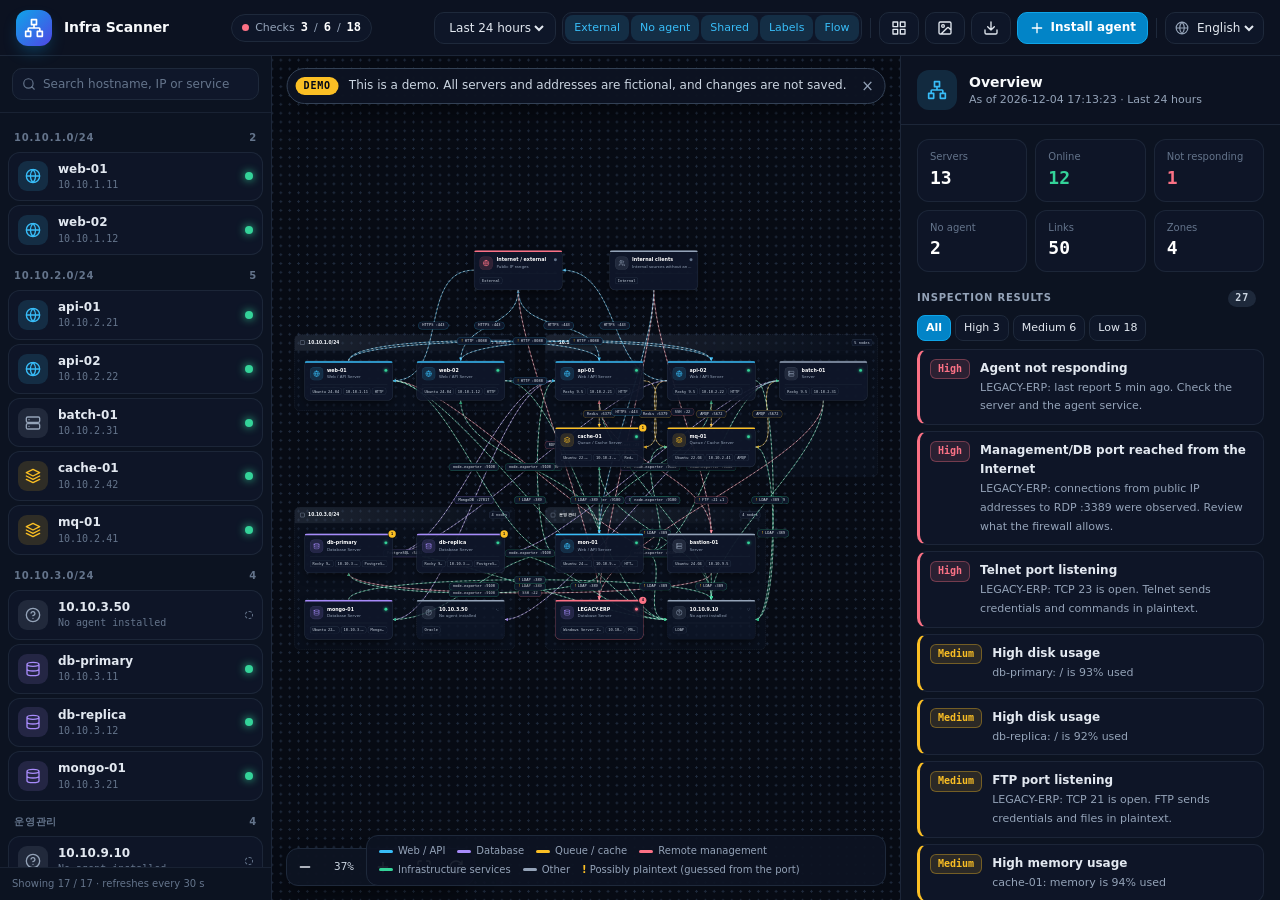
<file: docs/index.html>
<!DOCTYPE html>
<!--
  Infra Scanner static demo. Generated by "go run ./cmd/demo-site"; do not edit by hand.
  The console is the code in web/static, unchanged. The data is fictional (internal/demo).
-->
<html lang="en">
<head>
  <meta charset="UTF-8">
  <meta name="viewport" content="width=device-width, initial-scale=1.0">
  <meta name="description" content="Infra Scanner demo: a data-center topology drawn automatically from what agents on the servers observe. All servers and addresses are fictional.">
  <title>Infra Scanner · Demo</title>
  <link rel="icon" href="data:image/svg+xml,%3Csvg xmlns='http://www.w3.org/2000/svg' viewBox='0 0 24 24'%3E%3Crect width='24' height='24' rx='6' fill='%230ea5e9'/%3E%3Cpath d='M9 4h6v5H9zM3 15h6v5H3zM15 15h6v5h-6zM6 15v-2h12v2M12 13V9' fill='none' stroke='white' stroke-width='1.6'/%3E%3C/svg%3E">
  <style>
/* Infra Scanner 관제 화면. 외부 CDN·폰트 없이 동작한다 (폐쇄망 데이터센터 기준). */

:root {
  --canvas: #070b14;
  --panel: #0d1322;
  --s950: #020617;
  --s900: #0f172a;
  --s800: #1e293b;
  --s700: #334155;
  --s600: #475569;
  --s500: #64748b;
  --s400: #94a3b8;
  --s300: #cbd5e1;
  --s200: #e2e8f0;
  --sky: #38bdf8;
  --emerald: #34d399;
  --amber: #fbbf24;
  --purple: #a78bfa;
  --rose: #fb7185;
  --font: 'Noto Sans KR', 'Malgun Gothic', 'Apple SD Gothic Neo', 'Segoe UI', system-ui, -apple-system, sans-serif;
  --mono: 'JetBrains Mono', 'Cascadia Mono', Consolas, 'D2Coding', 'DejaVu Sans Mono', monospace;
}

/* 언어별 글꼴과 라벨 폭. 호스트명·영역 이름은 어떤 언어로도 들어올 수 있어 한글 글꼴을 뒤에 남겨 둔다. */
html:lang(en) { --font: 'Segoe UI', system-ui, -apple-system, 'Noto Sans KR', 'Malgun Gothic', 'Apple SD Gothic Neo', sans-serif; }
html:lang(zh) { --font: 'Microsoft YaHei', 'PingFang SC', 'Noto Sans SC', 'Noto Sans KR', 'Malgun Gothic', 'Segoe UI', system-ui, sans-serif; }
html:lang(en) .kv { grid-template-columns: 104px 1fr; }
html:lang(en) .field label { width: 112px; }
html:lang(zh) .field label { width: 108px; }

* { box-sizing: border-box; }
[hidden] { display: none !important; }

html, body { height: 100%; margin: 0; }
body {
  background: var(--canvas);
  color: #f8fafc;
  font-family: var(--font);
  font-size: 13px;
  line-height: 1.45;
  overflow: hidden;
  -webkit-font-smoothing: antialiased;
}
button, input, select { font: inherit; color: inherit; }
h1, h2, h3, p { margin: 0; }
.muted { color: var(--s400); }
.mono { font-family: var(--mono); }

::-webkit-scrollbar { width: 6px; height: 6px; }
::-webkit-scrollbar-track { background: transparent; }
::-webkit-scrollbar-thumb { background: var(--s800); border-radius: 9999px; }
::-webkit-scrollbar-thumb:hover { background: var(--s700); }

.ico { width: 16px; height: 16px; flex: none; fill: none; stroke: currentColor; stroke-width: 2; stroke-linecap: round; stroke-linejoin: round; }

/* ---- 버튼 ---------------------------------------------------------------- */
.btn {
  display: inline-flex; align-items: center; justify-content: center; gap: 6px;
  height: 32px; padding: 0 11px;
  background: rgba(15, 23, 42, 0.9); border: 1px solid var(--s800); border-radius: 10px;
  color: var(--s200); font-size: 12px; font-weight: 500; white-space: nowrap;
  cursor: pointer; transition: background .15s, border-color .15s, color .15s;
}
.btn:hover { background: var(--s800); border-color: var(--s700); color: #fff; }
.btn:focus-visible, .toggle:focus-visible, input:focus-visible, select:focus-visible { outline: 2px solid var(--sky); outline-offset: 1px; }
.btn.icon { width: 32px; padding: 0; }
.btn.primary { background: #0284c7; border-color: #0ea5e9; color: #fff; font-weight: 600; }
.btn.primary:hover { background: #0ea5e9; }
.btn.danger { border-color: rgba(251, 113, 133, .4); color: var(--rose); }
.btn.danger:hover { background: rgba(251, 113, 133, .15); }
.btn.wide { width: 100%; height: 38px; }
.btn.sm { height: 26px; padding: 0 8px; font-size: 11px; border-radius: 8px; }
.sep { width: 1px; height: 20px; background: var(--s800); margin: 0 2px; flex: none; }

/* ---- 상단 바 -------------------------------------------------------------- */
#app { height: 100%; display: flex; flex-direction: column; }
.topbar {
  height: 56px; flex: none; padding: 0 16px;
  display: flex; align-items: center; justify-content: space-between; gap: 16px;
  background: rgba(13, 19, 34, 0.95); border-bottom: 1px solid rgba(30, 41, 59, .9);
  position: relative; z-index: 50;
}
.brand { display: flex; align-items: center; gap: 12px; flex: none; }
.brand-logo {
  width: 36px; height: 36px; border-radius: 12px; flex: none;
  display: flex; align-items: center; justify-content: center;
  background: linear-gradient(135deg, #0ea5e9, #4f46e5); box-shadow: 0 8px 18px -6px rgba(14, 165, 233, .45);
}
.brand-logo .ico { width: 20px; height: 20px; color: #fff; }
.brand-logo.lg { width: 52px; height: 52px; border-radius: 16px; }
.brand-logo.lg .ico { width: 28px; height: 28px; }
.brand-title { font-size: 14px; font-weight: 700; letter-spacing: -.01em; white-space: nowrap; }
.brand-sub { font-size: 11px; color: var(--s400); white-space: nowrap; }
.pill {
  font-family: var(--mono); font-size: 10px; font-weight: 500; text-transform: uppercase; letter-spacing: .06em;
  padding: 2px 8px; margin-left: 6px; border-radius: 9999px; vertical-align: 1px;
  background: rgba(14, 165, 233, .15); color: var(--sky); border: 1px solid rgba(14, 165, 233, .3);
}

/* 한 줄 높이로 고정하고 줄바꿈을 허용한다. 언어에 따라 글자가 길어져 자리가 모자라면
   뒤쪽 칩이 통째로 다음 줄로 넘어가 보이지 않게 된다 (중간에서 잘리지 않는다). */
.stats { display: flex; flex-wrap: wrap; align-content: flex-start; justify-content: center; gap: 28px 6px; height: 28px; flex: 1 1 0; min-width: 0; overflow: hidden; }
.stat {
  display: inline-flex; align-items: center; gap: 6px; height: 28px; padding: 0 10px; flex: none;
  background: rgba(15, 23, 42, .9); border: 1px solid var(--s800); border-radius: 9999px;
  font-size: 11px; color: var(--s400); white-space: nowrap;
}
.stat b { font-family: var(--mono); font-size: 12px; color: #fff; }
.stat .dot { width: 7px; height: 7px; border-radius: 50%; }
button.stat { cursor: pointer; }
button.stat:hover { border-color: var(--s600); }

.tools { display: flex; align-items: center; gap: 6px; flex: none; }
.select {
  display: inline-flex; align-items: center; gap: 6px; height: 32px; padding: 0 8px 0 10px;
  background: rgba(15, 23, 42, .9); border: 1px solid var(--s800); border-radius: 10px;
  font-size: 11px; color: var(--s400);
}
.select select { background: transparent; border: 0; font-size: 12px; font-weight: 500; color: var(--s200); cursor: pointer; outline: 0; }
.select option { background: var(--s900); }
.select.lang { padding: 0 6px 0 9px; gap: 4px; }
.select.lang .ico { width: 14px; height: 14px; color: var(--s400); }
.login-card .select.lang { margin-top: 4px; }
.toggle-group { display: inline-flex; padding: 2px; gap: 2px; background: rgba(15, 23, 42, .9); border: 1px solid var(--s800); border-radius: 10px; }
.toggle { height: 26px; padding: 0 9px; border: 0; border-radius: 8px; background: transparent; color: var(--s500); font-size: 11px; font-weight: 500; cursor: pointer; }
.toggle:hover { color: var(--s200); }
.toggle.on { background: rgba(56, 189, 248, .14); color: var(--sky); }

/* ---- 3단 배치 ------------------------------------------------------------- */
.layout { flex: 1; min-height: 0; display: flex; }
.sidebar {
  width: 272px; flex: none; display: flex; flex-direction: column;
  background: rgba(13, 19, 34, .95); border-right: 1px solid rgba(30, 41, 59, .9); z-index: 40;
}
.inspector {
  width: 380px; flex: none; overflow-y: auto;
  background: rgba(13, 19, 34, .95); border-left: 1px solid rgba(30, 41, 59, .9); z-index: 40;
}

.search { position: relative; padding: 12px; border-bottom: 1px solid rgba(30, 41, 59, .7); }
.search .ico { position: absolute; left: 22px; top: 21px; width: 14px; height: 14px; color: var(--s500); }
.search input {
  width: 100%; height: 32px; padding: 0 10px 0 30px;
  background: var(--s900); border: 1px solid var(--s800); border-radius: 10px; font-size: 12px; color: var(--s200);
}
.search input::placeholder { color: var(--s500); }

.host-list { flex: 1; overflow-y: auto; padding: 8px; }
.group-title {
  display: flex; align-items: center; justify-content: space-between; gap: 8px;
  padding: 10px 6px 6px; font-size: 10px; font-weight: 700; text-transform: uppercase; letter-spacing: .08em; color: var(--s500);
}
.group-title span:first-child { overflow: hidden; text-overflow: ellipsis; white-space: nowrap; }
.host {
  width: 100%; display: flex; align-items: center; gap: 10px; padding: 8px 9px; margin-bottom: 4px;
  background: rgba(15, 23, 42, .75); border: 1px solid rgba(30, 41, 59, .9); border-radius: 12px;
  text-align: left; cursor: pointer; transition: background .15s, border-color .15s;
}
.host:hover { background: rgba(30, 41, 59, .9); border-color: var(--s700); }
.host.selected { border-color: var(--acc, var(--sky)); background: rgba(30, 41, 59, .9); }
.host .badge-ico { width: 30px; height: 30px; border-radius: 9px; flex: none; display: flex; align-items: center; justify-content: center; }
.host .meta { min-width: 0; flex: 1; }
.host .name, .host .sub { display: block; }
.host .name { font-size: 12px; font-weight: 600; color: var(--s200); overflow: hidden; text-overflow: ellipsis; white-space: nowrap; }
.host .sub { font-family: var(--mono); font-size: 10px; color: var(--s500); overflow: hidden; text-overflow: ellipsis; white-space: nowrap; }
.sidebar-foot { padding: 9px 12px; border-top: 1px solid rgba(30, 41, 59, .7); font-size: 10px; color: var(--s500); }
.list-empty { padding: 24px 12px; text-align: center; color: var(--s500); font-size: 12px; }

.status-dot { width: 8px; height: 8px; border-radius: 50%; flex: none; }
.st-online { background: var(--emerald); box-shadow: 0 0 8px var(--emerald); }
.st-offline { background: var(--rose); box-shadow: 0 0 8px var(--rose); }
.st-pending { background: var(--amber); box-shadow: 0 0 8px var(--amber); }
.st-unmanaged { background: transparent; border: 1.5px dashed var(--s500); }
.st-external { background: var(--s500); }

/* ---- 구성도 캔버스 -------------------------------------------------------- */
.viewport {
  flex: 1; min-width: 0; position: relative; overflow: hidden;
  background-color: var(--canvas);
  background-image: radial-gradient(#1e293b 1.25px, transparent 1.25px);
  background-size: 24px 24px;
  cursor: grab; touch-action: none; user-select: none;
}
.viewport.panning { cursor: grabbing; }
.world { position: absolute; left: 0; top: 0; transform-origin: 0 0; }
#zones, #nodes, #labels { position: absolute; left: 0; top: 0; }
#edges { position: absolute; left: 0; top: 0; overflow: visible; pointer-events: none; z-index: 10; }
#labels { z-index: 15; }

@keyframes dashFlow { to { stroke-dashoffset: -24; } }
.edge-flow { stroke-dasharray: 6 6; animation: dashFlow .9s linear infinite; pointer-events: none; }
.edge-hit { pointer-events: stroke; cursor: pointer; }
.edge.dim { opacity: .12; }
.edge-label {
  position: absolute; transform: translate(-50%, -50%);
  padding: 2px 10px; border-radius: 9999px; white-space: nowrap;
  font-family: var(--mono); font-size: 10px; font-weight: 500;
  background: var(--s900); color: var(--s200); border: 1px solid;
  box-shadow: 0 4px 10px -2px rgba(0, 0, 0, .5); cursor: pointer; transition: transform .15s;
}
.edge-label:hover { transform: translate(-50%, -50%) scale(1.06); z-index: 2; }
.edge-label.dim { opacity: .1; }
.edge-label .warn { color: var(--amber); margin-right: 4px; font-weight: 700; }

.arch-node {
  position: absolute; width: 240px; height: 108px; border-radius: 14px;
  background: rgba(15, 23, 42, .94);
  border: 1.5px solid rgba(51, 65, 85, .75);
  box-shadow: 0 12px 30px -8px rgba(0, 0, 0, .65), 0 0 0 1px rgba(255, 255, 255, .03);
  transition: box-shadow .18s, border-color .18s, opacity .18s;
  cursor: pointer; z-index: 20;
}
.arch-node:hover { border-color: rgba(148, 163, 184, .65); box-shadow: 0 18px 36px -10px rgba(0, 0, 0, .8), 0 0 20px -4px var(--glow); }
.arch-node.selected { border-color: var(--acc); box-shadow: 0 0 0 2px var(--acc), 0 20px 40px -10px rgba(0, 0, 0, .85), 0 0 28px -2px var(--glow); z-index: 30; }
.arch-node.dim { opacity: .28; }
.arch-node.offline { border-color: rgba(251, 113, 133, .55); }
.arch-node.unmanaged { border-style: dashed; background: rgba(15, 23, 42, .7); }
.arch-node.dragging { cursor: grabbing; transition: none; z-index: 35; }
.arch-node .bar { height: 4px; border-radius: 13px 13px 0 0; background: var(--acc); }
.arch-node.offline .bar { background: var(--rose); }
.arch-node .body { padding: 12px 14px; }
.arch-node .head { display: flex; align-items: flex-start; gap: 10px; }
.arch-node .icon-box {
  width: 36px; height: 36px; border-radius: 12px; flex: none;
  display: flex; align-items: center; justify-content: center;
  background: var(--badge); color: var(--acc); border: 1px solid var(--acc-line);
}
.arch-node .icon-box .ico { width: 18px; height: 18px; }
.arch-node .text { min-width: 0; flex: 1; }
.arch-node .title-row { display: flex; align-items: center; justify-content: space-between; gap: 6px; }
.arch-node h3 { font-size: 13px; font-weight: 700; color: #fff; line-height: 1.35; overflow: hidden; text-overflow: ellipsis; white-space: nowrap; }
.arch-node .subtitle { font-size: 11px; color: var(--s400); margin-top: 1px; overflow: hidden; text-overflow: ellipsis; white-space: nowrap; }
.arch-node .tags { display: flex; gap: 4px; margin-top: 10px; padding-top: 9px; border-top: 1px solid rgba(30, 41, 59, .8); overflow: hidden; }
.tag {
  font-family: var(--mono); font-size: 10px; line-height: 1.3; padding: 2px 6px; border-radius: 6px; white-space: nowrap;
  background: rgba(15, 23, 42, .9); color: var(--s300); border: 1px solid rgba(51, 65, 85, .7);
  overflow: hidden; text-overflow: ellipsis; flex: 0 1 auto; min-width: 0;
}
.arch-node .alert {
  position: absolute; top: -9px; right: -9px; min-width: 20px; height: 20px; padding: 0 6px;
  display: flex; align-items: center; justify-content: center; border-radius: 9999px;
  font-family: var(--mono); font-size: 10px; font-weight: 700; color: var(--s950);
  box-shadow: 0 0 0 2px var(--canvas);
}
.alert.high { background: var(--rose); }
.alert.medium { background: var(--amber); }

.arch-zone {
  position: absolute; border-radius: 16px;
  background: rgba(15, 23, 42, .35); border: 1.5px dashed rgba(100, 116, 139, .55);
  z-index: 5; transition: border-color .18s, background-color .18s;
}
.arch-zone:hover { border-color: rgba(148, 163, 184, .85); background: rgba(15, 23, 42, .48); }
.arch-zone .zone-head {
  height: 44px; padding: 0 14px; display: flex; align-items: center; justify-content: space-between; gap: 10px;
  border-bottom: 1px solid rgba(51, 65, 85, .4); border-radius: 15px 15px 0 0;
  background: linear-gradient(90deg, rgba(148, 163, 184, .14), transparent); cursor: move;
}
.arch-zone .zone-title { display: flex; align-items: center; gap: 8px; min-width: 0; font-size: 12px; font-weight: 700; color: #f1f5f9; }
.arch-zone .zone-title span { overflow: hidden; text-overflow: ellipsis; white-space: nowrap; }
.arch-zone .zone-title .ico { width: 15px; height: 15px; color: var(--s400); }

.zoom {
  position: absolute; left: 14px; bottom: 14px; z-index: 45;
  display: flex; align-items: center; gap: 4px; padding: 4px;
  background: rgba(13, 19, 34, .95); border: 1px solid var(--s800); border-radius: 12px;
  box-shadow: 0 10px 24px -8px rgba(0, 0, 0, .7);
}
.zoom .btn { border-color: transparent; background: transparent; height: 28px; width: 28px; }
.zoom .btn:hover { background: var(--s800); }
#zoom-label { font-family: var(--mono); font-size: 11px; color: var(--s300); min-width: 42px; text-align: center; }

.legend {
  position: absolute; right: 14px; bottom: 14px; z-index: 45;
  display: flex; flex-wrap: wrap; gap: 4px 12px; max-width: 520px; padding: 8px 12px;
  background: rgba(13, 19, 34, .92); border: 1px solid var(--s800); border-radius: 12px;
  font-size: 10px; color: var(--s400);
}
.legend i { display: inline-block; width: 14px; height: 3px; border-radius: 2px; margin-right: 5px; vertical-align: middle; }

.empty {
  position: absolute; inset: 0; z-index: 44; display: flex; flex-direction: column; align-items: center; justify-content: center; gap: 10px;
  text-align: center; color: var(--s400); cursor: default;
}
.empty h2 { font-size: 16px; color: var(--s200); }
.empty p { margin-bottom: 8px; }
.empty-icon { width: 60px; height: 60px; border-radius: 18px; display: flex; align-items: center; justify-content: center; background: var(--s900); border: 1px solid var(--s800); color: var(--s500); }
.empty-icon .ico { width: 28px; height: 28px; }

/* ---- 상세 패널 ------------------------------------------------------------ */
.insp-head {
  position: sticky; top: 0; z-index: 2; padding: 14px 16px; display: flex; align-items: center; gap: 12px;
  background: rgba(13, 19, 34, .98); border-bottom: 1px solid rgba(30, 41, 59, .9);
}
.insp-head .icon-box { width: 40px; height: 40px; border-radius: 12px; flex: none; display: flex; align-items: center; justify-content: center; }
.insp-head .icon-box .ico { width: 20px; height: 20px; }
.insp-head .t { min-width: 0; flex: 1; }
.insp-head h2 { font-size: 14px; font-weight: 700; overflow: hidden; text-overflow: ellipsis; white-space: nowrap; }
.insp-head .s { font-size: 11px; color: var(--s400); overflow: hidden; text-overflow: ellipsis; white-space: nowrap; }
.insp-body { padding: 14px 16px 24px; }
.section { margin-bottom: 18px; }
.section > h3, details.section > summary {
  font-size: 10px; font-weight: 700; text-transform: uppercase; letter-spacing: .08em; color: var(--s400);
  margin-bottom: 8px; display: flex; align-items: center; justify-content: space-between; gap: 8px;
}
details.section > summary { cursor: pointer; list-style: none; padding: 6px 0; margin-bottom: 4px; border-bottom: 1px solid rgba(30, 41, 59, .8); }
details.section > summary::-webkit-details-marker { display: none; }
details.section > summary::after { content: '+'; font-family: var(--mono); font-size: 13px; color: var(--s500); }
details.section[open] > summary::after { content: '−'; }
.count { font-family: var(--mono); font-size: 10px; padding: 1px 7px; border-radius: 9999px; background: var(--s800); color: var(--s300); margin-left: auto; margin-right: 8px; }

.cards { display: grid; grid-template-columns: repeat(3, 1fr); gap: 8px; }
.card { padding: 10px 12px; background: rgba(15, 23, 42, .75); border: 1px solid rgba(30, 41, 59, .9); border-radius: 12px; }
.card .k { font-size: 10px; color: var(--s500); }
.card .v { font-family: var(--mono); font-size: 18px; font-weight: 700; color: #fff; }

.kv { display: grid; grid-template-columns: 92px 1fr; gap: 5px 10px; font-size: 12px; }
.kv dt { color: var(--s500); }
.kv dd { margin: 0; color: var(--s200); word-break: break-word; min-width: 0; }

.meter { margin-bottom: 9px; }
.meter .row { display: flex; justify-content: space-between; gap: 8px; font-size: 11px; color: var(--s300); margin-bottom: 4px; }
.meter .row span:last-child { font-family: var(--mono); color: var(--s400); white-space: nowrap; }
.meter .track { height: 6px; border-radius: 9999px; background: var(--s800); overflow: hidden; }
.meter .fill { height: 100%; border-radius: 9999px; background: var(--emerald); }
.meter .fill.warn { background: var(--amber); }
.meter .fill.crit { background: var(--rose); }

.badge { display: inline-block; font-family: var(--mono); font-size: 10px; font-weight: 600; padding: 2px 7px; border-radius: 6px; white-space: nowrap; border: 1px solid; }
.badge.online { color: var(--emerald); border-color: rgba(52, 211, 153, .35); background: rgba(52, 211, 153, .12); }
.badge.offline, .badge.high { color: var(--rose); border-color: rgba(251, 113, 133, .35); background: rgba(251, 113, 133, .12); }
.badge.pending, .badge.medium, .badge.plain { color: var(--amber); border-color: rgba(251, 191, 36, .35); background: rgba(251, 191, 36, .12); }
.badge.low, .badge.unmanaged, .badge.external { color: var(--s300); border-color: rgba(148, 163, 184, .3); background: rgba(148, 163, 184, .1); }

.finding {
  width: 100%; display: flex; gap: 10px; padding: 9px 10px; margin-bottom: 6px; text-align: left;
  background: rgba(15, 23, 42, .75); border: 1px solid rgba(30, 41, 59, .9); border-left: 3px solid var(--s500); border-radius: 10px;
}
button.finding { cursor: pointer; }
button.finding:hover { background: rgba(30, 41, 59, .9); }
.finding.high { border-left-color: var(--rose); }
.finding.medium { border-left-color: var(--amber); }
.finding .ft { font-size: 12px; font-weight: 600; color: var(--s200); }
.finding .fd { font-size: 11px; color: var(--s400); word-break: break-word; }
.finding .badge { align-self: flex-start; }
.filter { display: flex; gap: 4px; margin-bottom: 8px; }

table.grid { width: 100%; border-collapse: collapse; font-size: 11px; table-layout: fixed; }
table.grid th { text-align: left; font-size: 10px; font-weight: 600; color: var(--s500); padding: 4px 6px 4px 0; border-bottom: 1px solid rgba(30, 41, 59, .9); }
table.grid td { padding: 5px 6px 5px 0; border-bottom: 1px solid rgba(30, 41, 59, .5); color: var(--s300); vertical-align: top; overflow: hidden; text-overflow: ellipsis; word-break: break-word; }
table.grid td.mono, table.grid td .mono { font-family: var(--mono); }
table.grid tr.faint td { color: var(--s500); }
table.grid .r { text-align: right; padding-right: 0; }
.link { background: none; border: 0; padding: 0; color: var(--sky); cursor: pointer; text-align: left; font-size: inherit; }
.link:hover { text-decoration: underline; }
.note { font-size: 11px; color: var(--s500); margin-top: 6px; }
.none { font-size: 12px; color: var(--s500); padding: 6px 0; }

/* ---- 오버레이 / 모달 / 토스트 --------------------------------------------- */
.overlay {
  position: fixed; inset: 0; z-index: 100; display: flex; align-items: center; justify-content: center; padding: 20px;
  background: rgba(2, 6, 23, .78); backdrop-filter: blur(6px);
}
#login { background: var(--canvas); background-image: radial-gradient(#1e293b 1.25px, transparent 1.25px); background-size: 24px 24px; }
.login-card {
  width: 340px; padding: 28px; display: flex; flex-direction: column; align-items: center; gap: 12px;
  background: var(--panel); border: 1px solid var(--s800); border-radius: 18px; box-shadow: 0 30px 60px -20px rgba(0, 0, 0, .8);
}
.login-card h1 { font-size: 18px; }
.login-card input, .field input {
  width: 100%; height: 38px; padding: 0 12px;
  background: var(--s900); border: 1px solid var(--s700); border-radius: 10px; font-size: 13px;
}
.form-error { width: 100%; padding: 8px 10px; border-radius: 8px; font-size: 12px; color: var(--rose); background: rgba(251, 113, 133, .1); border: 1px solid rgba(251, 113, 133, .3); }

.modal-card {
  width: 760px; max-width: 100%; max-height: 88vh; display: flex; flex-direction: column;
  background: var(--panel); border: 1px solid var(--s800); border-radius: 18px; box-shadow: 0 30px 60px -20px rgba(0, 0, 0, .8);
}
.modal-head { display: flex; align-items: center; justify-content: space-between; padding: 14px 18px; border-bottom: 1px solid var(--s800); }
.modal-head h2 { font-size: 15px; }
.modal-body { padding: 16px 18px 20px; overflow-y: auto; }
.modal-body h3 { font-size: 12px; font-weight: 700; color: var(--s200); margin: 16px 0 6px; }
.modal-body h3:first-child { margin-top: 0; }
.modal-body p { font-size: 12px; color: var(--s400); margin-bottom: 8px; }
.code {
  position: relative; margin: 0 0 8px; padding: 10px 44px 10px 12px;
  background: var(--s950); border: 1px solid var(--s800); border-radius: 10px;
  font-family: var(--mono); font-size: 11px; line-height: 1.6; color: var(--s200); white-space: pre-wrap; word-break: break-all; user-select: text;
}
.code .copy { position: absolute; top: 6px; right: 6px; }
.field { display: flex; align-items: center; gap: 10px; margin-bottom: 8px; }
.field label { width: 92px; flex: none; font-size: 12px; color: var(--s400); }
.field input { height: 32px; font-size: 12px; }

#toasts { position: fixed; left: 50%; bottom: 22px; transform: translateX(-50%); z-index: 200; display: flex; flex-direction: column; align-items: center; gap: 6px; pointer-events: none; }
.toast { padding: 9px 16px; border-radius: 10px; font-size: 12px; background: var(--s800); border: 1px solid var(--s600); color: #fff; box-shadow: 0 12px 28px -8px rgba(0, 0, 0, .8); }
.toast.error { border-color: var(--rose); }

@media (prefers-reduced-motion: reduce) {
  .edge-flow { animation: none; }
}
@media (max-width: 1640px) {
  .topbar .btn > span { display: none; }
  .topbar .btn.primary > span { display: inline; }
  .pill, .brand-sub { display: none; }
  /* 자리가 모자랄 때 남길 순서: 점검 > 응답 없음 > 서버 > 온라인 */
  .stat.p1 { order: 1; }
  .stat.p2 { order: 2; }
  .stat.p3 { order: 3; }
  .stat.p4 { order: 4; }
  .stat.opt { order: 9; }
}
@media (max-width: 1400px) {
  .stats .stat.opt { display: none; }
  .select > span { display: none; }
}
@media (max-width: 1240px) {
  .sidebar { width: 220px; }
  .inspector { width: 320px; }
  .brand-title { display: none; }
  .topbar .btn.primary > span { display: none; }
  .legend { display: none; }
}
@media (max-width: 1000px) {
  .sidebar { display: none; }
  .stats .stat:not(button) { display: none; }
}

</style>
</head>
<body>
  <!--
    Visible text is not written in this file. Elements carry a translation key
    (data-i18n = text, data-i18n-title = tooltip, data-i18n-placeholder = placeholder)
    and app.js fills them from i18n.js in the selected language (ko / en / zh).
  -->

  <!-- Login -->
  <div id="login" class="overlay" hidden>
    <form id="login-form" class="login-card" autocomplete="off">
      <div class="brand-logo lg"><svg class="ico" data-icon="network"></svg></div>
      <h1>Infra Scanner</h1>
      <p class="muted" data-i18n="login.prompt"></p>
      <input id="login-password" type="password" data-i18n-placeholder="login.password" autocomplete="current-password" required>
      <div id="login-error" class="form-error" hidden></div>
      <button type="submit" class="btn primary wide" data-i18n="login.submit"></button>
      <label class="select lang" data-i18n-title="lang.title">
        <svg class="ico" data-icon="globe"></svg>
        <select class="lang-select" data-i18n-title="lang.title"></select>
      </label>
    </form>
  </div>

  <div id="app" hidden>
    <header class="topbar">
      <div class="brand">
        <div class="brand-logo"><svg class="ico" data-icon="network"></svg></div>
        <div>
          <div class="brand-title">Infra Scanner <span class="pill">Live Topology</span></div>
          <div class="brand-sub" id="brand-sub"></div>
        </div>
      </div>

      <div class="stats" id="stats"></div>

      <div class="tools">
        <label class="select" data-i18n-title="window.title">
          <span data-i18n="window.label"></span>
          <select id="window-select">
            <option value="1h" data-i18n="window.1h"></option>
            <option value="6h" data-i18n="window.6h"></option>
            <option value="24h" data-i18n="window.24h" selected></option>
            <option value="7d" data-i18n="window.7d"></option>
            <option value="30d" data-i18n="window.30d"></option>
          </select>
        </label>
        <div class="toggle-group">
          <button class="toggle on" id="tg-external" data-i18n="toggle.external" data-i18n-title="toggle.external.title"></button>
          <button class="toggle on" id="tg-unmanaged" data-i18n="toggle.unmanaged" data-i18n-title="toggle.unmanaged.title"></button>
          <button class="toggle on" id="tg-infra" data-i18n="toggle.infra" data-i18n-title="toggle.infra.title"></button>
          <button class="toggle on" id="tg-labels" data-i18n="toggle.labels" data-i18n-title="toggle.labels.title"></button>
          <button class="toggle on" id="tg-anim" data-i18n="toggle.anim" data-i18n-title="toggle.anim.title"></button>
        </div>
        <span class="sep"></span>
        <button class="btn" id="btn-relayout" data-i18n-title="btn.relayout.title"><svg class="ico" data-icon="grid"></svg><span data-i18n="btn.relayout"></span></button>
        <button class="btn" id="btn-png" data-i18n-title="btn.png.title"><svg class="ico" data-icon="image"></svg><span>PNG</span></button>
        <button class="btn" id="btn-json" data-i18n-title="btn.json.title"><svg class="ico" data-icon="download"></svg><span>JSON</span></button>
        <button class="btn primary" id="btn-install" data-i18n-title="btn.install"><svg class="ico" data-icon="plus"></svg><span data-i18n="btn.install"></span></button>
        <span class="sep"></span>
        <label class="select lang" data-i18n-title="lang.title">
          <svg class="ico" data-icon="globe"></svg>
          <select class="lang-select" data-i18n-title="lang.title"></select>
        </label>
        <button class="btn icon" id="btn-logout" data-i18n-title="btn.logout"><svg class="ico" data-icon="logout"></svg></button>
      </div>
    </header>

    <main class="layout">
      <!-- Server list -->
      <aside class="sidebar">
        <div class="search">
          <svg class="ico" data-icon="search"></svg>
          <input id="search" type="search" data-i18n-placeholder="search.placeholder" autocomplete="off">
        </div>
        <div class="host-list" id="host-list"></div>
        <div class="sidebar-foot" id="sidebar-foot"></div>
      </aside>

      <!-- Topology canvas -->
      <section class="viewport" id="viewport">
        <div class="world" id="world">
          <div id="zones"></div>
          <svg id="edges" width="1" height="1"><defs id="edge-defs"></defs><g id="edge-paths"></g></svg>
          <div id="labels"></div>
          <div id="nodes"></div>
        </div>

        <div class="empty" id="empty" hidden>
          <div class="empty-icon"><svg class="ico" data-icon="server"></svg></div>
          <h2 data-i18n="empty.title"></h2>
          <p data-i18n="empty.body"></p>
          <button class="btn primary" id="btn-install-empty"><svg class="ico" data-icon="plus"></svg><span data-i18n="empty.btn"></span></button>
        </div>

        <div class="zoom">
          <button class="btn icon" id="btn-zoom-out" data-i18n-title="zoom.out"><svg class="ico" data-icon="minus"></svg></button>
          <span id="zoom-label">100%</span>
          <button class="btn icon" id="btn-zoom-in" data-i18n-title="zoom.in"><svg class="ico" data-icon="plus"></svg></button>
          <span class="sep"></span>
          <button class="btn icon" id="btn-fit" data-i18n-title="zoom.fit"><svg class="ico" data-icon="fit"></svg></button>
          <button class="btn icon" id="btn-refresh" data-i18n-title="zoom.refresh"><svg class="ico" data-icon="refresh"></svg></button>
        </div>

        <div class="legend" id="legend"></div>
      </section>

      <!-- Detail panel -->
      <aside class="inspector" id="inspector"></aside>
    </main>
  </div>

  <!-- Agent install guide -->
  <div id="modal" class="overlay" hidden>
    <div class="modal-card">
      <div class="modal-head">
        <h2 data-i18n="btn.install"></h2>
        <button class="btn icon" id="btn-modal-close" data-i18n-title="modal.close"><svg class="ico" data-icon="x"></svg></button>
      </div>
      <div class="modal-body" id="modal-body"></div>
    </div>
  </div>

  <div id="toasts"></div>

  <script>
// Infra Scanner UI translations: ko (Korean), en (English), zh (Simplified Chinese).
// Everything after the "=" must stay strict JSON (double quotes, no comments, no trailing commas):
// internal/server/i18n_test.go parses it and checks that the three languages carry the same keys
// and placeholders. English-only "<key>_one" entries are singular forms, used when {n} is 1.
window.INFRA_I18N = {
  "ko": {
    "login.prompt": "관리자 비밀번호로 로그인하세요.",
    "login.password": "관리자 비밀번호",
    "login.submit": "로그인",
    "lang.title": "언어",
    "brand.sub": "에이전트 수집 기반 인프라 구성도",
    "window.label": "기간",
    "window.title": "이 기간 안에 관측된 통신만 그립니다",
    "window.1h": "최근 1시간",
    "window.6h": "최근 6시간",
    "window.24h": "최근 24시간",
    "window.7d": "최근 7일",
    "window.30d": "최근 30일",
    "toggle.external": "외부",
    "toggle.external.title": "인터넷 / 내부 클라이언트 노드 표시",
    "toggle.unmanaged": "미설치",
    "toggle.unmanaged.title": "에이전트가 없는 내부 서버 표시",
    "toggle.infra": "공통",
    "toggle.infra.title": "모니터링 · DNS · LDAP · NTP 처럼 모든 서버가 공통으로 쓰는 인프라 연결 표시. 끄면 업무 흐름만 남습니다",
    "toggle.labels": "라벨",
    "toggle.labels.title": "연결선 라벨 표시",
    "toggle.anim": "흐름",
    "toggle.anim.title": "흐름 애니메이션",
    "btn.relayout": "자동 배치",
    "btn.relayout.title": "저장된 배치를 지우고 자동으로 다시 배치",
    "btn.png.title": "구성도를 PNG 로 저장",
    "btn.json.title": "구성도를 JSON 으로 저장",
    "btn.install": "에이전트 설치",
    "btn.logout": "로그아웃",
    "search.placeholder": "호스트명, IP, 서비스 검색",
    "empty.title": "아직 보고한 서버가 없습니다",
    "empty.body": "점검할 서버에 에이전트를 설치하면 구성도가 자동으로 만들어집니다.",
    "empty.btn": "에이전트 설치 방법",
    "zoom.out": "축소",
    "zoom.in": "확대",
    "zoom.fit": "화면에 맞춤",
    "zoom.refresh": "지금 새로 고침",
    "modal.close": "닫기",

    "status.online": "온라인",
    "status.offline": "응답 없음",
    "status.pending": "보고 대기",
    "status.unmanaged": "에이전트 미설치",
    "status.external": "외부",
    "sev.high": "높음",
    "sev.medium": "중간",
    "sev.low": "낮음",
    "legend.sky": "웹 / API",
    "legend.purple": "데이터베이스",
    "legend.amber": "큐 / 캐시",
    "legend.rose": "관리 접속",
    "legend.emerald": "인프라 서비스",
    "legend.slate": "기타",
    "legend.plain": "평문 가능 (포트 기준 추정)",

    "ago.now": "방금",
    "ago.min": "{n}분 전",
    "ago.hour": "{n}시간 전",
    "ago.day": "{n}일 전",
    "dur.sec": "{n}초",
    "dur.min": "{n}분",
    "dur.hour": "{n}시간",
    "dur.day": "{n}일",
    "uptime.dh": "{d}일 {h}시간",
    "uptime.hm": "{h}시간 {m}분",
    "uptime.m": "{m}분",

    "err.request_failed": "요청 실패 ({status})",
    "err.login_required": "로그인이 필요합니다",
    "err.forbidden": "허용되지 않은 요청입니다",
    "err.too_many_logins": "로그인 시도가 너무 많습니다. {wait} 뒤에 다시 시도하세요",
    "err.bad_request": "요청 형식이 올바르지 않습니다",
    "err.bad_password": "비밀번호가 일치하지 않습니다",
    "err.topology_failed": "구성도를 만들지 못했습니다",
    "err.host_not_found": "서버를 찾을 수 없습니다",
    "err.host_read_failed": "서버 정보를 읽지 못했습니다",
    "err.delete_failed": "삭제하지 못했습니다",
    "err.layout_save_failed": "배치를 저장하지 못했습니다",
    "err.layout_reset_failed": "배치를 초기화하지 못했습니다",

    "toast.copied": "복사했습니다",
    "toast.deleted": "삭제했습니다",
    "toast.refreshed": "새로 고쳤습니다",
    "toast.relayout": "자동으로 다시 배치했습니다",
    "toast.jsonSaved": "구성도 JSON 을 저장했습니다",
    "toast.pngSaved": "구성도 PNG 를 저장했습니다",

    "stats.hosts": "서버",
    "stats.unmanaged": "미설치",
    "stats.edges": "연결",
    "stats.zones": "영역",
    "stats.findings": "점검",
    "stats.findings.title": "점검 결과 보기 (높음 / 중간 / 낮음)",
    "stats.asof": "{time} 기준 · {window}",

    "side.external": "외부",
    "side.noResults": "검색 결과가 없습니다",
    "side.noHosts": "표시할 서버가 없습니다",
    "side.foot": "{shown} / {total}개 표시 · 30초마다 자동 갱신",

    "zone.drag": "끌어서 영역 전체 이동",
    "zone.nodes": "노드 {n}개",
    "zone.pending": "보고 대기",
    "zone.none": "서브넷 미확인",
    "zone.unmanaged": "미분류 내부 서버",
    "node.alert": "점검 항목 {n}건",
    "node.internet.title": "인터넷 / 외부망",
    "node.internet.sub": "공인 IP 대역",
    "node.clients.title": "내부 클라이언트",
    "node.clients.sub": "에이전트 없는 내부 접속원",
    "node.internet.tag": "외부",
    "node.clients.tag": "내부",
    "role.server": "서버",
    "role.db": "데이터베이스 서버",
    "role.queue": "큐 / 캐시 서버",
    "role.web": "웹 / API 서버",
    "node.unmanaged.sub": "에이전트 미설치",
    "node.pending.sub": "첫 보고 대기 중",
    "edge.plainTitle": "평문일 수 있는 통신이 포함되어 있습니다 (포트 기준 추정)",

    "ov.title": "전체 현황",
    "ov.findings": "점검 결과",
    "ov.all": "전체",
    "ov.none": "해당하는 점검 항목이 없습니다.",
    "ov.how.title": "이 구성도가 만들어지는 방식",
    "ov.how.p1": "각 서버의 에이전트가 열려 있는 소켓을 주기적으로 읽어, 어느 프로세스가 어느 서버의 어느 포트와 통신하는지 보고합니다. 서버는 그 주소를 다른 에이전트의 주소와 맞춰 서버 사이의 연결선을 만듭니다.",
    "ov.how.p2": "소켓을 일정 간격으로 읽는 방식이라 그 사이에 열렸다 닫힌 아주 짧은 연결은 빠질 수 있습니다. 서비스 이름과 평문 여부는 포트 번호로 추정한 값입니다.",
    "insp.deselect": "선택 해제",
    "insp.loading": "불러오는 중…",
    "insp.findings": "점검 항목",

    "flow.none": "관측된 통신이 없습니다.",
    "flow.rowTitle": "동시 연결 최대 {n}개 · {time}",
    "th.peer": "상대",
    "th.peerProc": "대상 프로세스",
    "th.service": "서비스",
    "th.recent": "최근",
    "th.process": "프로세스",
    "th.recvProc": "받는 프로세스",
    "th.callProc": "호출 프로세스",
    "th.name": "이름",
    "th.addr": "주소",
    "th.port": "포트",
    "th.bind": "바인드",
    "badge.plainQ": "평문?",
    "badge.plainQ.title": "포트 기준 추정",

    "host.system": "시스템",
    "kv.status": "상태",
    "kv.lastReport": "마지막 보고",
    "kv.none": "없음",
    "kv.kernel": "커널",
    "kv.virt": "가상화",
    "kv.cores": "{n}코어",
    "kv.uptime": "가동 시간",
    "kv.zone": "영역",
    "kv.agent": "에이전트",
    "kv.interval": "{n}초 주기",
    "kv.remote": "접속 주소",
    "kv.enrolled": "등록",
    "host.resources": "자원",
    "host.asOfLast": "마지막 보고 시점",
    "res.memory": "메모리",
    "res.disk": "디스크 {mount}",
    "sec.interfaces": "네트워크 인터페이스",
    "if.none": "보고된 인터페이스가 없습니다.",
    "sec.listeners": "리스닝 포트",
    "lis.loopTitle": "이 서버 안에서만 접속할 수 있습니다",
    "lis.note": "흐리게 표시된 줄은 루프백 전용(서버 내부에서만 접속 가능)입니다.",
    "lis.none": "리스닝 포트가 없습니다.",
    "sec.outbound": "나가는 통신",
    "sec.inbound": "들어오는 통신",
    "sec.local": "서버 내부 통신",
    "host.delete": "이 서버를 목록에서 삭제",
    "host.delete.note": "수집된 기록과 에이전트 등록 정보를 지웁니다. 에이전트가 계속 실행 중이면 인증에 실패하므로, 해당 서버에서 다시 설치해야 보고가 재개됩니다.",
    "host.delete.confirm": "\"{name}\" 을(를) 삭제할까요?\n수집된 기록과 에이전트 등록 정보가 지워집니다.",

    "links.title": "연결",
    "links.none": "이 기간에 관측된 연결이 없습니다.",
    "links.note": "→ 이 노드가 접속함 · ← 이 노드로 접속해 옴",
    "about.unmanaged": "에이전트가 설치된 서버가 이 내부 주소로 접속하는 것이 관측됐지만, 이 주소를 가진 에이전트는 없습니다. 점검 대상 서버라면 에이전트를 설치하세요. 네트워크 장비나 외부 관리 서비스일 수도 있습니다.",
    "about.internet": "공인 IP 대역과의 통신을 하나로 묶은 노드입니다. 개별 주소는 각 서버의 상세 화면에서 볼 수 있습니다.",
    "about.clients": "에이전트가 없는 내부 주소(사용자 PC, 네트워크 장비 등)에서 들어온 접속을 하나로 묶은 노드입니다.",

    "edge.services": "서비스 {n}개",
    "edge.from": "접속하는 쪽",
    "edge.to": "받는 쪽",
    "edge.plainBadge": "평문 가능",
    "edge.plainBadge.title": "포트 번호로 추정한 값입니다. 실제 암호화 여부는 서비스 설정을 확인하세요.",
    "edge.clientProc": "접속 프로세스",
    "edge.serverProc": "받는 프로세스",
    "edge.conns": "동시 연결",
    "edge.connsMax": "최대 {n}개",
    "edge.lastSeen": "최근 관측",
    "edge.procNote": "프로세스 이름은 양쪽 서버에 에이전트가 있고 관리자 권한으로 실행 중일 때 채워집니다.",

    "layout.saveFail": "배치를 저장하지 못했습니다: {msg}",
    "layout.resetConfirm": "직접 옮긴 배치를 지우고 자동으로 다시 배치할까요?",
    "export.empty": "내보낼 노드가 없습니다",
    "export.pngFail": "PNG 를 만들지 못했습니다",
    "png.title": "Infra Scanner · 인프라 구성도",
    "png.sub": "{time} 기준 · {window} · 서버 {hosts}대 (온라인 {online}, 응답 없음 {offline}) · 연결 {edges}개",

    "install.step1": "1. 접속 정보",
    "install.step1.p": "에이전트가 설치될 서버에서 이 수집 서버로 접속할 수 있는 주소를 넣으세요. 아래 명령에 바로 반영됩니다.",
    "install.server": "수집 서버 주소",
    "install.zone": "영역 이름 (선택)",
    "install.zone.ph": "예: 운영-DMZ. 비우면 서브넷 단위로 자동 분류",
    "install.step2": "2. 서버에서 실행할 명령",
    "install.nofiles": "이 서버의 DOWNLOADS_DIR 에 에이전트 실행 파일이 없습니다. Docker 이미지로 배포하면 Linux / Windows 용 파일이 자동으로 포함됩니다.",
    "install.win": "PowerShell 을 관리자 권한으로 실행",
    "install.root": "root 권한 필요",
    "install.token": "<span class='mono'>&lt;ENROLL_TOKEN&gt;</span> 자리에는 수집 서버를 띄울 때 정한 <span class='mono'>ENROLL_TOKEN</span> 값을 넣습니다. 이 화면에는 표시하지 않습니다. 등록이 끝나면 에이전트는 서버별 전용 토큰만 보관하고 등록 토큰은 설정 파일에서 지웁니다.",
    "install.step3": "3. 통신 보안",
    "install.tls.selfsigned": "수집 서버가 자체 서명 인증서를 쓰고 있습니다. 에이전트는 아래 지문과 일치하는 인증서에만 접속합니다(인증서 고정). 내려받을 때의 <span class='mono'>-k</span> 는 인증서 검증을 건너뛰지만, 바로 다음 줄에서 파일의 SHA-256 을 이 화면의 값과 비교합니다.",
    "install.tls.off": "수집 서버 자체는 TLS 없이 실행 중입니다. 앞단 프록시가 HTTPS 를 제공해야 하며, 주소가 http:// 이면 토큰과 수집 정보가 평문으로 전송됩니다.",
    "install.tls.files": "수집 서버가 지정된 인증서로 HTTPS 를 제공합니다. 사내 CA 로 발급한 인증서라면 설치 명령에 <span class='mono'>-ca 사내CA.pem</span> 을 추가하세요.",
    "install.step4": "4. 확인과 제거",
    "install.verify": "설치 후 1분 안에 구성도에 서버가 나타납니다. 보내는 내용은 서버에서 <span class='mono'>infra-agent once</span> 로 미리 볼 수 있고, 제거는 <span class='mono'>infra-agent uninstall -purge</span> 입니다.",

    "f.agent_pending.title": "등록 후 보고 없음",
    "f.agent_pending.detail": "{host}: 에이전트가 등록됐지만 아직 보고가 없습니다.",
    "f.agent_offline.title": "에이전트 응답 없음",
    "f.agent_offline.detail": "{host}: 마지막 보고 {age} 전. 서버 또는 에이전트 서비스 상태를 확인하세요.",
    "f.disk_full.title": "디스크 여유 공간 부족",
    "f.disk_full.detail": "{host}: {mount} 사용률 {pct}%",
    "f.disk_high.title": "디스크 사용률 높음",
    "f.disk_high.detail": "{host}: {mount} 사용률 {pct}%",
    "f.mem_high.title": "메모리 사용률 높음",
    "f.mem_high.detail": "{host}: 메모리 사용률 {pct}%",
    "f.telnet_listen.title": "Telnet 포트 리스닝",
    "f.telnet_listen.detail": "{host}: TCP 23 이 열려 있습니다. Telnet 은 계정과 명령이 평문으로 전송됩니다.",
    "f.ftp_listen.title": "FTP 포트 리스닝",
    "f.ftp_listen.detail": "{host}: TCP 21 이 열려 있습니다. FTP 는 계정과 파일이 평문으로 전송됩니다.",
    "f.agent_unprivileged.title": "프로세스 이름 일부 누락",
    "f.agent_unprivileged.detail": "{host}: 리스닝 포트 {total}개 중 {unnamed}개의 프로세스를 읽지 못했습니다. 에이전트가 관리자(root/SYSTEM) 권한으로 실행 중인지 확인하세요.",
    "f.flows_truncated.title": "통신 흐름 일부 생략",
    "f.flows_truncated.detail": "{host}: 한 주기에 관측된 흐름이 상한을 넘어 연결 수가 많은 것만 보고됐습니다.",
    "f.agent_warning.title": "에이전트 수집 경고",
    "f.agent_warning.detail": "{host}: {message}",
    "f.internet_exposed.title": "외부망에서 관리/DB 포트 접속 관측",
    "f.internet_exposed.detail": "{host}: 공인 IP 에서 {services} 로 들어온 연결이 관측됐습니다. 방화벽 허용 범위를 확인하세요.",
    "f.plaintext_protocol.title": "평문 프로토콜 통신",
    "f.plaintext_protocol.detail": "{source} → {target}: {services}",
    "f.plaintext_flow.title": "평문일 수 있는 통신 (포트 기준 추정)",
    "f.plaintext_flow.detail": "{source} → {target}: {services}",
    "f.unmanaged_host.title": "에이전트 미설치 서버",
    "f.unmanaged_host.detail": "{ip}: 에이전트가 설치된 서버 {n}대가 접속합니다.",
    "f.unmanaged_host.detail_svc": "{ip}: 에이전트가 설치된 서버 {n}대가 접속합니다 ({services}).",
    "warn.connections": "소켓 목록 조회 실패",
    "warn.host_info": "호스트 정보 조회 실패",
    "warn.memory": "메모리 조회 실패"
  },

  "en": {
    "login.prompt": "Sign in with the administrator password.",
    "login.password": "Administrator password",
    "login.submit": "Sign in",
    "lang.title": "Language",
    "brand.sub": "Agent-collected infrastructure topology",
    "window.label": "Period",
    "window.title": "Only traffic observed within this period is drawn",
    "window.1h": "Last 1 hour",
    "window.6h": "Last 6 hours",
    "window.24h": "Last 24 hours",
    "window.7d": "Last 7 days",
    "window.30d": "Last 30 days",
    "toggle.external": "External",
    "toggle.external.title": "Show the Internet and internal-client nodes",
    "toggle.unmanaged": "No agent",
    "toggle.unmanaged.title": "Show internal servers that have no agent",
    "toggle.infra": "Shared",
    "toggle.infra.title": "Show links to infrastructure services that every server shares, such as monitoring, DNS, LDAP and NTP. Turn off to keep only application flows",
    "toggle.labels": "Labels",
    "toggle.labels.title": "Show link labels",
    "toggle.anim": "Flow",
    "toggle.anim.title": "Flow animation",
    "btn.relayout": "Auto layout",
    "btn.relayout.title": "Discard the saved layout and arrange automatically",
    "btn.png.title": "Save the topology as PNG",
    "btn.json.title": "Save the topology as JSON",
    "btn.install": "Install agent",
    "btn.logout": "Sign out",
    "search.placeholder": "Search hostname, IP or service",
    "empty.title": "No servers have reported yet",
    "empty.body": "Install the agent on the servers you want to inspect and the topology is built automatically.",
    "empty.btn": "How to install the agent",
    "zoom.out": "Zoom out",
    "zoom.in": "Zoom in",
    "zoom.fit": "Fit to screen",
    "zoom.refresh": "Refresh now",
    "modal.close": "Close",

    "status.online": "Online",
    "status.offline": "Not responding",
    "status.pending": "Awaiting report",
    "status.unmanaged": "No agent",
    "status.external": "External",
    "sev.high": "High",
    "sev.medium": "Medium",
    "sev.low": "Low",
    "legend.sky": "Web / API",
    "legend.purple": "Database",
    "legend.amber": "Queue / cache",
    "legend.rose": "Remote management",
    "legend.emerald": "Infrastructure services",
    "legend.slate": "Other",
    "legend.plain": "Possibly plaintext (guessed from the port)",

    "ago.now": "just now",
    "ago.min": "{n} min ago",
    "ago.hour": "{n} h ago",
    "ago.day": "{n} d ago",
    "dur.sec": "{n} s",
    "dur.min": "{n} min",
    "dur.hour": "{n} h",
    "dur.day": "{n} d",
    "uptime.dh": "{d} d {h} h",
    "uptime.hm": "{h} h {m} min",
    "uptime.m": "{m} min",

    "err.request_failed": "Request failed ({status})",
    "err.login_required": "Sign-in required",
    "err.forbidden": "Request not allowed",
    "err.too_many_logins": "Too many sign-in attempts. Try again in {wait}",
    "err.bad_request": "Malformed request",
    "err.bad_password": "Incorrect password",
    "err.topology_failed": "Could not build the topology",
    "err.host_not_found": "Server not found",
    "err.host_read_failed": "Could not read the server details",
    "err.delete_failed": "Could not delete",
    "err.layout_save_failed": "Could not save the layout",
    "err.layout_reset_failed": "Could not reset the layout",

    "toast.copied": "Copied",
    "toast.deleted": "Deleted",
    "toast.refreshed": "Refreshed",
    "toast.relayout": "Rearranged automatically",
    "toast.jsonSaved": "Topology JSON saved",
    "toast.pngSaved": "Topology PNG saved",

    "stats.hosts": "Servers",
    "stats.unmanaged": "No agent",
    "stats.edges": "Links",
    "stats.zones": "Zones",
    "stats.findings": "Checks",
    "stats.findings.title": "Show the inspection results (high / medium / low)",
    "stats.asof": "As of {time} · {window}",

    "side.external": "External",
    "side.noResults": "No matches",
    "side.noHosts": "No servers to show",
    "side.foot": "Showing {shown} / {total} · refreshes every 30 s",

    "zone.drag": "Drag to move the whole zone",
    "zone.nodes": "{n} nodes",
    "zone.nodes_one": "{n} node",
    "zone.pending": "Awaiting report",
    "zone.none": "Unknown subnet",
    "zone.unmanaged": "Unclassified internal servers",
    "node.alert": "{n} inspection items",
    "node.alert_one": "{n} inspection item",
    "node.internet.title": "Internet / external",
    "node.internet.sub": "Public IP ranges",
    "node.clients.title": "Internal clients",
    "node.clients.sub": "Internal sources without an agent",
    "node.internet.tag": "External",
    "node.clients.tag": "Internal",
    "role.server": "Server",
    "role.db": "Database Server",
    "role.queue": "Queue / Cache Server",
    "role.web": "Web / API Server",
    "node.unmanaged.sub": "No agent installed",
    "node.pending.sub": "Waiting for the first report",
    "edge.plainTitle": "Includes traffic that may be plaintext (guessed from the port)",

    "ov.title": "Overview",
    "ov.findings": "Inspection results",
    "ov.all": "All",
    "ov.none": "No matching inspection items.",
    "ov.how.title": "How this topology is built",
    "ov.how.p1": "The agent on each server periodically reads the open sockets and reports which process talks to which port on which server. The collector matches those addresses against the addresses of the other agents to draw the links between servers.",
    "ov.how.p2": "Because sockets are sampled at intervals, very short connections that open and close between two samples can be missed. Service names and the plaintext flag are guesses based on the port number.",
    "insp.deselect": "Clear selection",
    "insp.loading": "Loading…",
    "insp.findings": "Inspection items",

    "flow.none": "No traffic observed.",
    "flow.rowTitle": "Up to {n} concurrent connections · {time}",
    "flow.rowTitle_one": "Up to {n} concurrent connection · {time}",
    "th.peer": "Peer",
    "th.peerProc": "Target process",
    "th.service": "Service",
    "th.recent": "Last seen",
    "th.process": "Process",
    "th.recvProc": "Receiving process",
    "th.callProc": "Calling process",
    "th.name": "Name",
    "th.addr": "Addresses",
    "th.port": "Port",
    "th.bind": "Bind",
    "badge.plainQ": "plaintext?",
    "badge.plainQ.title": "Guessed from the port",

    "host.system": "System",
    "kv.status": "Status",
    "kv.lastReport": "Last report",
    "kv.none": "None",
    "kv.kernel": "Kernel",
    "kv.virt": "Virtualization",
    "kv.cores": "{n} cores",
    "kv.cores_one": "{n} core",
    "kv.uptime": "Uptime",
    "kv.zone": "Zone",
    "kv.agent": "Agent",
    "kv.interval": "every {n} s",
    "kv.remote": "Source address",
    "kv.enrolled": "Enrolled",
    "host.resources": "Resources",
    "host.asOfLast": "as of the last report",
    "res.memory": "Memory",
    "res.disk": "Disk {mount}",
    "sec.interfaces": "Network interfaces",
    "if.none": "No interfaces reported.",
    "sec.listeners": "Listening ports",
    "lis.loopTitle": "Reachable only from this server itself",
    "lis.note": "Dimmed rows are loopback-only (reachable only from the server itself).",
    "lis.none": "No listening ports.",
    "sec.outbound": "Outbound traffic",
    "sec.inbound": "Inbound traffic",
    "sec.local": "Traffic within the server",
    "host.delete": "Remove this server from the list",
    "host.delete.note": "Deletes the collected records and the agent enrollment. If the agent keeps running it will fail authentication, so reinstall it on that server to resume reporting.",
    "host.delete.confirm": "Delete \"{name}\"?\nIts collected records and agent enrollment will be removed.",

    "links.title": "Links",
    "links.none": "No links observed in this period.",
    "links.note": "→ this node connects out · ← something connects to this node",
    "about.unmanaged": "Servers running the agent were observed connecting to this internal address, but no agent reports this address. If it is a server you need to inspect, install the agent on it. It may also be a network device or an externally managed service.",
    "about.internet": "This node groups all traffic with public IP ranges. Individual addresses are listed in each server's detail panel.",
    "about.clients": "This node groups inbound connections from internal addresses that have no agent (user PCs, network devices and so on).",

    "edge.services": "{n} services",
    "edge.services_one": "{n} service",
    "edge.from": "Connecting side",
    "edge.to": "Receiving side",
    "edge.plainBadge": "possibly plaintext",
    "edge.plainBadge.title": "Guessed from the port number. Check the service configuration to confirm whether it is actually encrypted.",
    "edge.clientProc": "Client process",
    "edge.serverProc": "Server process",
    "edge.conns": "Concurrent",
    "edge.connsMax": "up to {n}",
    "edge.lastSeen": "Last observed",
    "edge.procNote": "Process names are filled in when both servers run the agent with administrator privileges.",

    "layout.saveFail": "Could not save the layout: {msg}",
    "layout.resetConfirm": "Discard your manual layout and arrange automatically?",
    "export.empty": "Nothing to export",
    "export.pngFail": "Could not create the PNG",
    "png.title": "Infra Scanner · Infrastructure topology",
    "png.sub": "As of {time} · {window} · Servers: {hosts} (online {online}, not responding {offline}) · Links: {edges}",

    "install.step1": "1. Connection details",
    "install.step1.p": "Enter the address at which the servers running the agent can reach this collector. The commands below update as you type.",
    "install.server": "Collector URL",
    "install.zone": "Zone (optional)",
    "install.zone.ph": "e.g. prod-dmz. Leave empty to group by subnet",
    "install.step2": "2. Commands to run on the server",
    "install.nofiles": "There are no agent binaries in this collector's DOWNLOADS_DIR. When deployed from the Docker image, the Linux and Windows binaries are included automatically.",
    "install.win": "run PowerShell as administrator",
    "install.root": "requires root",
    "install.token": "Replace <span class='mono'>&lt;ENROLL_TOKEN&gt;</span> with the <span class='mono'>ENROLL_TOKEN</span> value that was set when the collector was started. It is never shown on this screen. After enrollment the agent keeps only its own per-server token and removes the enrollment token from its config file.",
    "install.step3": "3. Transport security",
    "install.tls.selfsigned": "The collector uses a self-signed certificate. The agent connects only to a certificate that matches the fingerprint below (certificate pinning). The <span class='mono'>-k</span> used for the download skips certificate verification, but the next line compares the file's SHA-256 with the value shown on this screen.",
    "install.tls.off": "The collector itself runs without TLS. A reverse proxy in front of it must provide HTTPS; if the address starts with http://, the token and the collected data are sent in plaintext.",
    "install.tls.files": "The collector serves HTTPS with the configured certificate. If it was issued by a private CA, add <span class='mono'>-ca your-ca.pem</span> to the install command.",
    "install.step4": "4. Verify and remove",
    "install.verify": "The server appears in the topology within a minute of installation. Run <span class='mono'>infra-agent once</span> on the server to preview what is sent, and <span class='mono'>infra-agent uninstall -purge</span> to remove the agent.",

    "f.agent_pending.title": "Enrolled but not reporting",
    "f.agent_pending.detail": "{host}: the agent is enrolled but has not reported yet.",
    "f.agent_offline.title": "Agent not responding",
    "f.agent_offline.detail": "{host}: last report {age} ago. Check the server and the agent service.",
    "f.disk_full.title": "Disk almost full",
    "f.disk_full.detail": "{host}: {mount} is {pct}% used",
    "f.disk_high.title": "High disk usage",
    "f.disk_high.detail": "{host}: {mount} is {pct}% used",
    "f.mem_high.title": "High memory usage",
    "f.mem_high.detail": "{host}: memory is {pct}% used",
    "f.telnet_listen.title": "Telnet port listening",
    "f.telnet_listen.detail": "{host}: TCP 23 is open. Telnet sends credentials and commands in plaintext.",
    "f.ftp_listen.title": "FTP port listening",
    "f.ftp_listen.detail": "{host}: TCP 21 is open. FTP sends credentials and files in plaintext.",
    "f.agent_unprivileged.title": "Some process names missing",
    "f.agent_unprivileged.detail": "{host}: the process could not be read for {unnamed} of {total} listening ports. Check that the agent runs with administrator (root/SYSTEM) privileges.",
    "f.flows_truncated.title": "Some flows omitted",
    "f.flows_truncated.detail": "{host}: more flows were observed in one interval than the limit allows, so only those with the most connections were reported.",
    "f.agent_warning.title": "Agent collection warning",
    "f.agent_warning.detail": "{host}: {message}",
    "f.internet_exposed.title": "Management/DB port reached from the Internet",
    "f.internet_exposed.detail": "{host}: connections from public IP addresses to {services} were observed. Review what the firewall allows.",
    "f.plaintext_protocol.title": "Plaintext protocol in use",
    "f.plaintext_protocol.detail": "{source} → {target}: {services}",
    "f.plaintext_flow.title": "Possibly plaintext traffic (guessed from the port)",
    "f.plaintext_flow.detail": "{source} → {target}: {services}",
    "f.unmanaged_host.title": "Server without an agent",
    "f.unmanaged_host.detail": "{ip}: {n} servers running the agent connect to it.",
    "f.unmanaged_host.detail_one": "{ip}: {n} server running the agent connects to it.",
    "f.unmanaged_host.detail_svc": "{ip}: {n} servers running the agent connect to it ({services}).",
    "f.unmanaged_host.detail_svc_one": "{ip}: {n} server running the agent connects to it ({services}).",
    "warn.connections": "Could not list sockets",
    "warn.host_info": "Could not read host information",
    "warn.memory": "Could not read memory usage"
  },

  "zh": {
    "login.prompt": "请使用管理员密码登录。",
    "login.password": "管理员密码",
    "login.submit": "登录",
    "lang.title": "语言",
    "brand.sub": "基于代理采集的基础设施拓扑图",
    "window.label": "时间范围",
    "window.title": "仅绘制该时间范围内观测到的通信",
    "window.1h": "最近 1 小时",
    "window.6h": "最近 6 小时",
    "window.24h": "最近 24 小时",
    "window.7d": "最近 7 天",
    "window.30d": "最近 30 天",
    "toggle.external": "外部",
    "toggle.external.title": "显示互联网和内部客户端节点",
    "toggle.unmanaged": "未安装",
    "toggle.unmanaged.title": "显示未安装代理的内部服务器",
    "toggle.infra": "公共",
    "toggle.infra.title": "显示监控、DNS、LDAP、NTP 等所有服务器共用的基础设施连接。关闭后只保留业务流量",
    "toggle.labels": "标签",
    "toggle.labels.title": "显示连接线标签",
    "toggle.anim": "流动",
    "toggle.anim.title": "流动动画",
    "btn.relayout": "自动布局",
    "btn.relayout.title": "清除已保存的布局并重新自动排列",
    "btn.png.title": "将拓扑图保存为 PNG",
    "btn.json.title": "将拓扑图保存为 JSON",
    "btn.install": "安装代理",
    "btn.logout": "退出登录",
    "search.placeholder": "搜索主机名、IP 或服务",
    "empty.title": "尚无服务器上报",
    "empty.body": "在需要检查的服务器上安装代理后，拓扑图会自动生成。",
    "empty.btn": "如何安装代理",
    "zoom.out": "缩小",
    "zoom.in": "放大",
    "zoom.fit": "适应屏幕",
    "zoom.refresh": "立即刷新",
    "modal.close": "关闭",

    "status.online": "在线",
    "status.offline": "无响应",
    "status.pending": "等待上报",
    "status.unmanaged": "未安装代理",
    "status.external": "外部",
    "sev.high": "高",
    "sev.medium": "中",
    "sev.low": "低",
    "legend.sky": "Web / API",
    "legend.purple": "数据库",
    "legend.amber": "队列 / 缓存",
    "legend.rose": "管理访问",
    "legend.emerald": "基础设施服务",
    "legend.slate": "其他",
    "legend.plain": "可能为明文（按端口推测）",

    "ago.now": "刚刚",
    "ago.min": "{n} 分钟前",
    "ago.hour": "{n} 小时前",
    "ago.day": "{n} 天前",
    "dur.sec": "{n} 秒",
    "dur.min": "{n} 分钟",
    "dur.hour": "{n} 小时",
    "dur.day": "{n} 天",
    "uptime.dh": "{d} 天 {h} 小时",
    "uptime.hm": "{h} 小时 {m} 分钟",
    "uptime.m": "{m} 分钟",

    "err.request_failed": "请求失败（{status}）",
    "err.login_required": "需要登录",
    "err.forbidden": "不允许的请求",
    "err.too_many_logins": "登录尝试次数过多，请在 {wait} 后重试",
    "err.bad_request": "请求格式不正确",
    "err.bad_password": "密码不正确",
    "err.topology_failed": "无法生成拓扑图",
    "err.host_not_found": "找不到该服务器",
    "err.host_read_failed": "无法读取服务器信息",
    "err.delete_failed": "删除失败",
    "err.layout_save_failed": "无法保存布局",
    "err.layout_reset_failed": "无法重置布局",

    "toast.copied": "已复制",
    "toast.deleted": "已删除",
    "toast.refreshed": "已刷新",
    "toast.relayout": "已重新自动排列",
    "toast.jsonSaved": "已保存拓扑图 JSON",
    "toast.pngSaved": "已保存拓扑图 PNG",

    "stats.hosts": "服务器",
    "stats.unmanaged": "未安装",
    "stats.edges": "连接",
    "stats.zones": "区域",
    "stats.findings": "检查",
    "stats.findings.title": "查看检查结果（高 / 中 / 低）",
    "stats.asof": "截至 {time} · {window}",

    "side.external": "外部",
    "side.noResults": "没有搜索结果",
    "side.noHosts": "没有可显示的服务器",
    "side.foot": "显示 {shown} / {total} · 每 30 秒自动刷新",

    "zone.drag": "拖动以移动整个区域",
    "zone.nodes": "{n} 个节点",
    "zone.pending": "等待上报",
    "zone.none": "子网未知",
    "zone.unmanaged": "未分类的内部服务器",
    "node.alert": "{n} 项检查",
    "node.internet.title": "互联网 / 外部网络",
    "node.internet.sub": "公网 IP 段",
    "node.clients.title": "内部客户端",
    "node.clients.sub": "未安装代理的内部来源",
    "node.internet.tag": "外部",
    "node.clients.tag": "内部",
    "role.server": "服务器",
    "role.db": "数据库服务器",
    "role.queue": "队列 / 缓存服务器",
    "role.web": "Web / API 服务器",
    "node.unmanaged.sub": "未安装代理",
    "node.pending.sub": "等待首次上报",
    "edge.plainTitle": "包含可能为明文的通信（按端口推测）",

    "ov.title": "总览",
    "ov.findings": "检查结果",
    "ov.all": "全部",
    "ov.none": "没有符合条件的检查项。",
    "ov.how.title": "拓扑图的生成方式",
    "ov.how.p1": "每台服务器上的代理会定期读取已打开的套接字，上报哪个进程与哪台服务器的哪个端口通信。采集服务器将这些地址与其他代理的地址进行匹配，生成服务器之间的连接线。",
    "ov.how.p2": "由于套接字是按固定间隔采样的，在两次采样之间建立并关闭的极短连接可能不会被记录。服务名称和是否明文均根据端口号推测。",
    "insp.deselect": "取消选择",
    "insp.loading": "加载中…",
    "insp.findings": "检查项",

    "flow.none": "未观测到通信。",
    "flow.rowTitle": "最多 {n} 个并发连接 · {time}",
    "th.peer": "对端",
    "th.peerProc": "目标进程",
    "th.service": "服务",
    "th.recent": "最近",
    "th.process": "进程",
    "th.recvProc": "接收进程",
    "th.callProc": "调用进程",
    "th.name": "名称",
    "th.addr": "地址",
    "th.port": "端口",
    "th.bind": "绑定地址",
    "badge.plainQ": "明文?",
    "badge.plainQ.title": "按端口推测",

    "host.system": "系统",
    "kv.status": "状态",
    "kv.lastReport": "最后上报",
    "kv.none": "无",
    "kv.kernel": "内核",
    "kv.virt": "虚拟化",
    "kv.cores": "{n} 核",
    "kv.uptime": "运行时间",
    "kv.zone": "区域",
    "kv.agent": "代理",
    "kv.interval": "每 {n} 秒",
    "kv.remote": "连接地址",
    "kv.enrolled": "注册时间",
    "host.resources": "资源",
    "host.asOfLast": "最后上报时",
    "res.memory": "内存",
    "res.disk": "磁盘 {mount}",
    "sec.interfaces": "网络接口",
    "if.none": "未上报网络接口。",
    "sec.listeners": "监听端口",
    "lis.loopTitle": "只能从本机访问",
    "lis.note": "灰色显示的行仅监听回环地址（只能从本机访问）。",
    "lis.none": "没有监听端口。",
    "sec.outbound": "出站通信",
    "sec.inbound": "入站通信",
    "sec.local": "本机内部通信",
    "host.delete": "从列表中删除此服务器",
    "host.delete.note": "将删除已采集的记录和代理注册信息。如果代理仍在运行，其认证会失败，需要在该服务器上重新安装才能恢复上报。",
    "host.delete.confirm": "确定要删除“{name}”吗？\n已采集的记录和代理注册信息将被删除。",

    "links.title": "连接",
    "links.none": "该时间范围内未观测到连接。",
    "links.note": "→ 此节点发起连接 · ← 连接到此节点",
    "about.unmanaged": "观测到已安装代理的服务器连接到此内部地址，但没有代理上报该地址。如果它是需要检查的服务器，请为其安装代理。它也可能是网络设备或外部托管服务。",
    "about.internet": "该节点汇总了与公网 IP 段之间的所有通信。具体地址可在各服务器的详情面板中查看。",
    "about.clients": "该节点汇总了来自未安装代理的内部地址（用户电脑、网络设备等）的入站连接。",

    "edge.services": "{n} 个服务",
    "edge.from": "发起方",
    "edge.to": "接收方",
    "edge.plainBadge": "可能为明文",
    "edge.plainBadge.title": "根据端口号推测。实际是否加密请检查服务配置。",
    "edge.clientProc": "发起进程",
    "edge.serverProc": "接收进程",
    "edge.conns": "并发连接",
    "edge.connsMax": "最多 {n} 个",
    "edge.lastSeen": "最近观测",
    "edge.procNote": "只有当两端服务器都以管理员权限运行代理时，才会显示进程名称。",

    "layout.saveFail": "无法保存布局：{msg}",
    "layout.resetConfirm": "要清除手动调整的布局并重新自动排列吗？",
    "export.empty": "没有可导出的节点",
    "export.pngFail": "无法生成 PNG",
    "png.title": "Infra Scanner · 基础设施拓扑图",
    "png.sub": "截至 {time} · {window} · 服务器 {hosts} 台（在线 {online}，无响应 {offline}）· 连接 {edges} 条",

    "install.step1": "1. 连接信息",
    "install.step1.p": "请输入安装代理的服务器能够访问本采集服务器的地址。下面的命令会随之更新。",
    "install.server": "采集服务器地址",
    "install.zone": "区域名称（可选）",
    "install.zone.ph": "例如：prod-dmz。留空则按子网自动分组",
    "install.step2": "2. 在服务器上执行的命令",
    "install.nofiles": "本采集服务器的 DOWNLOADS_DIR 中没有代理可执行文件。使用 Docker 镜像部署时会自动包含 Linux / Windows 版本。",
    "install.win": "以管理员身份运行 PowerShell",
    "install.root": "需要 root 权限",
    "install.token": "请将 <span class='mono'>&lt;ENROLL_TOKEN&gt;</span> 替换为启动采集服务器时设置的 <span class='mono'>ENROLL_TOKEN</span> 值。此页面不会显示该值。注册完成后，代理只保留该服务器专用的令牌，并从配置文件中删除注册令牌。",
    "install.step3": "3. 通信安全",
    "install.tls.selfsigned": "采集服务器使用自签名证书。代理只会连接到与下方指纹一致的证书（证书固定）。下载时的 <span class='mono'>-k</span> 会跳过证书校验，但下一行会将文件的 SHA-256 与此页面显示的值进行比对。",
    "install.tls.off": "采集服务器本身未启用 TLS。必须由前端代理提供 HTTPS；如果地址以 http:// 开头，令牌和采集数据将以明文传输。",
    "install.tls.files": "采集服务器使用指定的证书提供 HTTPS。如果证书由内部 CA 签发，请在安装命令中添加 <span class='mono'>-ca 内部CA.pem</span>。",
    "install.step4": "4. 确认与卸载",
    "install.verify": "安装后一分钟内，服务器会出现在拓扑图中。在服务器上运行 <span class='mono'>infra-agent once</span> 可预览上报内容，卸载请运行 <span class='mono'>infra-agent uninstall -purge</span>。",

    "f.agent_pending.title": "已注册但未上报",
    "f.agent_pending.detail": "{host}：代理已注册，但尚未上报。",
    "f.agent_offline.title": "代理无响应",
    "f.agent_offline.detail": "{host}：最后一次上报在 {age}前。请检查服务器或代理服务的状态。",
    "f.disk_full.title": "磁盘空间不足",
    "f.disk_full.detail": "{host}：{mount} 使用率 {pct}%",
    "f.disk_high.title": "磁盘使用率高",
    "f.disk_high.detail": "{host}：{mount} 使用率 {pct}%",
    "f.mem_high.title": "内存使用率高",
    "f.mem_high.detail": "{host}：内存使用率 {pct}%",
    "f.telnet_listen.title": "Telnet 端口正在监听",
    "f.telnet_listen.detail": "{host}：TCP 23 已开放。Telnet 以明文传输账号和命令。",
    "f.ftp_listen.title": "FTP 端口正在监听",
    "f.ftp_listen.detail": "{host}：TCP 21 已开放。FTP 以明文传输账号和文件。",
    "f.agent_unprivileged.title": "部分进程名称缺失",
    "f.agent_unprivileged.detail": "{host}：{total} 个监听端口中有 {unnamed} 个无法读取进程。请确认代理是否以管理员（root/SYSTEM）权限运行。",
    "f.flows_truncated.title": "部分通信流被省略",
    "f.flows_truncated.detail": "{host}：一个周期内观测到的通信流超过上限，仅上报了连接数较多的部分。",
    "f.agent_warning.title": "代理采集警告",
    "f.agent_warning.detail": "{host}：{message}",
    "f.internet_exposed.title": "观测到来自外网的管理/数据库端口访问",
    "f.internet_exposed.detail": "{host}：观测到公网 IP 连接到 {services}。请检查防火墙的放行范围。",
    "f.plaintext_protocol.title": "明文协议通信",
    "f.plaintext_protocol.detail": "{source} → {target}：{services}",
    "f.plaintext_flow.title": "可能为明文的通信（按端口推测）",
    "f.plaintext_flow.detail": "{source} → {target}：{services}",
    "f.unmanaged_host.title": "未安装代理的服务器",
    "f.unmanaged_host.detail": "{ip}：有 {n} 台已安装代理的服务器连接到它。",
    "f.unmanaged_host.detail_svc": "{ip}：有 {n} 台已安装代理的服务器连接到它（{services}）。",
    "warn.connections": "无法获取套接字列表",
    "warn.host_info": "无法获取主机信息",
    "warn.memory": "无法获取内存信息"
  }
};

</script>
  <script id="demo-data" type="application/json">{"topology":{"generated_at":"2026-01-01T00:00:00Z","window_sec":86400,"zones":[{"id":"z:n:10.10.1.0/24","title":"10.10.1.0/24","subtitle":"2 nodes","accent":"slate","count":2},{"id":"z:n:10.10.2.0/24","title":"10.10.2.0/24","subtitle":"5 nodes","accent":"slate","count":5},{"id":"z:n:10.10.3.0/24","title":"10.10.3.0/24","subtitle":"4 nodes","accent":"slate","count":4},{"id":"z:l:운영관리","title":"운영관리","subtitle":"4 nodes","accent":"slate","count":4}],"nodes":[{"id":"a:demo-LEGACY-ERP","kind":"host","zone":"z:l:운영관리","title":"LEGACY-ERP","subtitle":"Database Server","role":"db","icon":"database","accent":"purple","tags":["Windows Server 2016 Standard","10.10.9.40","MSSQL"],"status":"offline","ip":"10.10.9.40","last_seen":"2025-12-31T23:54:20Z"},{"id":"a:demo-api-01","kind":"host","zone":"z:n:10.10.2.0/24","title":"api-01","subtitle":"Web / API Server","role":"web","icon":"globe","accent":"sky","tags":["Rocky 9.5","10.10.2.21","HTTP"],"status":"online","ip":"10.10.2.21","last_seen":"2026-01-01T00:00:00Z"},{"id":"a:demo-api-02","kind":"host","zone":"z:n:10.10.2.0/24","title":"api-02","subtitle":"Web / API Server","role":"web","icon":"globe","accent":"sky","tags":["Rocky 9.5","10.10.2.22","HTTP"],"status":"online","ip":"10.10.2.22","last_seen":"2026-01-01T00:00:00Z"},{"id":"a:demo-bastion-01","kind":"host","zone":"z:l:운영관리","title":"bastion-01","subtitle":"Server","role":"server","icon":"server","accent":"slate","tags":["Ubuntu 24.04","10.10.9.5"],"status":"online","ip":"10.10.9.5","last_seen":"2026-01-01T00:00:00Z"},{"id":"a:demo-batch-01","kind":"host","zone":"z:n:10.10.2.0/24","title":"batch-01","subtitle":"Server","role":"server","icon":"server","accent":"slate","tags":["Rocky 9.5","10.10.2.31"],"status":"online","ip":"10.10.2.31","last_seen":"2026-01-01T00:00:00Z"},{"id":"a:demo-cache-01","kind":"host","zone":"z:n:10.10.2.0/24","title":"cache-01","subtitle":"Queue / Cache Server","role":"queue","icon":"layers","accent":"amber","tags":["Ubuntu 22.04","10.10.2.42","Redis"],"status":"online","ip":"10.10.2.42","last_seen":"2026-01-01T00:00:00Z"},{"id":"a:demo-db-primary","kind":"host","zone":"z:n:10.10.3.0/24","title":"db-primary","subtitle":"Database Server","role":"db","icon":"database","accent":"purple","tags":["Rocky 9.5","10.10.3.11","PostgreSQL"],"status":"online","ip":"10.10.3.11","last_seen":"2026-01-01T00:00:00Z"},{"id":"a:demo-db-replica","kind":"host","zone":"z:n:10.10.3.0/24","title":"db-replica","subtitle":"Database Server","role":"db","icon":"database","accent":"purple","tags":["Rocky 9.5","10.10.3.12","PostgreSQL"],"status":"online","ip":"10.10.3.12","last_seen":"2026-01-01T00:00:00Z"},{"id":"a:demo-mon-01","kind":"host","zone":"z:l:운영관리","title":"mon-01","subtitle":"Web / API Server","role":"web","icon":"globe","accent":"sky","tags":["Ubuntu 24.04","10.10.9.21","HTTPS"],"status":"online","ip":"10.10.9.21","last_seen":"2026-01-01T00:00:00Z"},{"id":"a:demo-mongo-01","kind":"host","zone":"z:n:10.10.3.0/24","title":"mongo-01","subtitle":"Database Server","role":"db","icon":"database","accent":"purple","tags":["Ubuntu 22.04","10.10.3.21","MongoDB"],"status":"online","ip":"10.10.3.21","last_seen":"2026-01-01T00:00:00Z"},{"id":"a:demo-mq-01","kind":"host","zone":"z:n:10.10.2.0/24","title":"mq-01","subtitle":"Queue / Cache Server","role":"queue","icon":"layers","accent":"amber","tags":["Ubuntu 22.04","10.10.2.41","AMQP"],"status":"online","ip":"10.10.2.41","last_seen":"2026-01-01T00:00:00Z"},{"id":"a:demo-web-01","kind":"host","zone":"z:n:10.10.1.0/24","title":"web-01","subtitle":"Web / API Server","role":"web","icon":"globe","accent":"sky","tags":["Ubuntu 24.04","10.10.1.11","HTTP","HTTPS"],"status":"online","ip":"10.10.1.11","last_seen":"2026-01-01T00:00:00Z"},{"id":"a:demo-web-02","kind":"host","zone":"z:n:10.10.1.0/24","title":"web-02","subtitle":"Web / API Server","role":"web","icon":"globe","accent":"sky","tags":["Ubuntu 24.04","10.10.1.12","HTTP","HTTPS"],"status":"online","ip":"10.10.1.12","last_seen":"2026-01-01T00:00:00Z"},{"id":"u:10.10.3.50","kind":"unmanaged","zone":"z:n:10.10.3.0/24","title":"10.10.3.50","subtitle":"No agent installed","icon":"help","accent":"slate","tags":["Oracle"],"status":"unmanaged","ip":"10.10.3.50"},{"id":"u:10.10.9.10","kind":"unmanaged","zone":"z:l:운영관리","title":"10.10.9.10","subtitle":"No agent installed","icon":"help","accent":"slate","tags":["LDAP"],"status":"unmanaged","ip":"10.10.9.10"},{"id":"x:internet","kind":"internet","title":"Internet / external","subtitle":"Public IP ranges","icon":"globe","accent":"rose","tags":["External"],"status":"external"},{"id":"x:clients","kind":"clients","title":"Internal clients","subtitle":"Internal sources without an agent","icon":"users","accent":"slate","tags":["Internal"],"status":"external"}],"edges":[{"id":"e:a:demo-api-01\u003ea:demo-cache-01","source":"a:demo-api-01","target":"a:demo-cache-01","label":"Redis :6379","color":"amber","plain":false,"services":[{"proto":"tcp","port":6379,"name":"Redis","cat":"queue","plain":false,"client_procs":["java"],"server_procs":["redis-server"],"max_conns":8,"last_seen":"2026-01-01T00:00:00Z"}]},{"id":"e:a:demo-api-01\u003ea:demo-db-primary","source":"a:demo-api-01","target":"a:demo-db-primary","label":"PostgreSQL :5432","color":"purple","plain":false,"services":[{"proto":"tcp","port":5432,"name":"PostgreSQL","cat":"db","plain":false,"client_procs":["java"],"server_procs":["postgres"],"max_conns":20,"last_seen":"2026-01-01T00:00:00Z"}]},{"id":"e:a:demo-api-01\u003ea:demo-mongo-01","source":"a:demo-api-01","target":"a:demo-mongo-01","label":"MongoDB :27017","color":"purple","plain":false,"services":[{"proto":"tcp","port":27017,"name":"MongoDB","cat":"db","plain":false,"client_procs":["java"],"server_procs":["mongod"],"max_conns":6,"last_seen":"2026-01-01T00:00:00Z"}]},{"id":"e:a:demo-api-01\u003ea:demo-mq-01","source":"a:demo-api-01","target":"a:demo-mq-01","label":"AMQP :5672","color":"amber","plain":false,"services":[{"proto":"tcp","port":5672,"name":"AMQP","cat":"queue","plain":false,"client_procs":["java"],"server_procs":["beam.smp"],"max_conns":4,"last_seen":"2026-01-01T00:00:00Z"}]},{"id":"e:a:demo-api-01\u003eu:10.10.9.10","source":"a:demo-api-01","target":"u:10.10.9.10","label":"LDAP :389","color":"emerald","plain":true,"services":[{"proto":"tcp","port":389,"name":"LDAP","cat":"infra","plain":true,"client_procs":["sssd"],"max_conns":1,"last_seen":"2026-01-01T00:00:00Z"}]},{"id":"e:a:demo-api-01\u003ex:internet","source":"a:demo-api-01","target":"x:internet","label":"HTTPS :443","color":"sky","plain":false,"services":[{"proto":"tcp","port":443,"name":"HTTPS","cat":"web","plain":false,"client_procs":["java"],"max_conns":3,"last_seen":"2026-01-01T00:00:00Z"}]},{"id":"e:a:demo-api-02\u003ea:demo-cache-01","source":"a:demo-api-02","target":"a:demo-cache-01","label":"Redis :6379","color":"amber","plain":false,"services":[{"proto":"tcp","port":6379,"name":"Redis","cat":"queue","plain":false,"client_procs":["java"],"server_procs":["redis-server"],"max_conns":8,"last_seen":"2026-01-01T00:00:00Z"}]},{"id":"e:a:demo-api-02\u003ea:demo-db-primary","source":"a:demo-api-02","target":"a:demo-db-primary","label":"PostgreSQL :5432","color":"purple","plain":false,"services":[{"proto":"tcp","port":5432,"name":"PostgreSQL","cat":"db","plain":false,"client_procs":["java"],"server_procs":["postgres"],"max_conns":20,"last_seen":"2026-01-01T00:00:00Z"}]},{"id":"e:a:demo-api-02\u003ea:demo-mq-01","source":"a:demo-api-02","target":"a:demo-mq-01","label":"AMQP :5672","color":"amber","plain":false,"services":[{"proto":"tcp","port":5672,"name":"AMQP","cat":"queue","plain":false,"client_procs":["java"],"server_procs":["beam.smp"],"max_conns":4,"last_seen":"2026-01-01T00:00:00Z"}]},{"id":"e:a:demo-api-02\u003eu:10.10.9.10","source":"a:demo-api-02","target":"u:10.10.9.10","label":"LDAP :389","color":"emerald","plain":true,"services":[{"proto":"tcp","port":389,"name":"LDAP","cat":"infra","plain":true,"client_procs":["sssd"],"max_conns":1,"last_seen":"2026-01-01T00:00:00Z"}]},{"id":"e:a:demo-api-02\u003ex:internet","source":"a:demo-api-02","target":"x:internet","label":"HTTPS :443","color":"sky","plain":false,"services":[{"proto":"tcp","port":443,"name":"HTTPS","cat":"web","plain":false,"client_procs":["java"],"max_conns":2,"last_seen":"2026-01-01T00:00:00Z"}]},{"id":"e:a:demo-bastion-01\u003ea:demo-api-01","source":"a:demo-bastion-01","target":"a:demo-api-01","label":"SSH :22","color":"rose","plain":false,"services":[{"proto":"tcp","port":22,"name":"SSH","cat":"mgmt","plain":false,"client_procs":["ssh"],"server_procs":["sshd"],"max_conns":1,"last_seen":"2026-01-01T00:00:00Z"}]},{"id":"e:a:demo-bastion-01\u003ea:demo-db-primary","source":"a:demo-bastion-01","target":"a:demo-db-primary","label":"SSH :22","color":"rose","plain":false,"services":[{"proto":"tcp","port":22,"name":"SSH","cat":"mgmt","plain":false,"client_procs":["ssh"],"server_procs":["sshd"],"max_conns":2,"last_seen":"2026-01-01T00:00:00Z"}]},{"id":"e:a:demo-bastion-01\u003ea:demo-web-01","source":"a:demo-bastion-01","target":"a:demo-web-01","label":"SSH :22","color":"rose","plain":false,"services":[{"proto":"tcp","port":22,"name":"SSH","cat":"mgmt","plain":false,"client_procs":["ssh"],"server_procs":["sshd"],"max_conns":1,"last_seen":"2026-01-01T00:00:00Z"}]},{"id":"e:a:demo-bastion-01\u003eu:10.10.9.10","source":"a:demo-bastion-01","target":"u:10.10.9.10","label":"LDAP :389","color":"emerald","plain":true,"services":[{"proto":"tcp","port":389,"name":"LDAP","cat":"infra","plain":true,"client_procs":["sssd"],"max_conns":1,"last_seen":"2026-01-01T00:00:00Z"}]},{"id":"e:a:demo-batch-01\u003ea:demo-LEGACY-ERP","source":"a:demo-batch-01","target":"a:demo-LEGACY-ERP","label":"FTP :21 +1","color":"rose","plain":true,"services":[{"proto":"tcp","port":21,"name":"FTP","cat":"mgmt","plain":true,"client_procs":["curl"],"server_procs":["ftpsvc.exe"],"max_conns":1,"last_seen":"2026-01-01T00:00:00Z"},{"proto":"tcp","port":1433,"name":"MSSQL","cat":"db","plain":false,"client_procs":["python3"],"server_procs":["sqlservr.exe"],"max_conns":1,"last_seen":"2026-01-01T00:00:00Z"}]},{"id":"e:a:demo-batch-01\u003ea:demo-db-replica","source":"a:demo-batch-01","target":"a:demo-db-replica","label":"PostgreSQL :5432","color":"purple","plain":false,"services":[{"proto":"tcp","port":5432,"name":"PostgreSQL","cat":"db","plain":false,"client_procs":["python3"],"server_procs":["postgres"],"max_conns":5,"last_seen":"2026-01-01T00:00:00Z"}]},{"id":"e:a:demo-batch-01\u003ea:demo-mq-01","source":"a:demo-batch-01","target":"a:demo-mq-01","label":"AMQP :5672","color":"amber","plain":false,"services":[{"proto":"tcp","port":5672,"name":"AMQP","cat":"queue","plain":false,"client_procs":["python3"],"server_procs":["beam.smp"],"max_conns":2,"last_seen":"2026-01-01T00:00:00Z"}]},{"id":"e:a:demo-batch-01\u003eu:10.10.3.50","source":"a:demo-batch-01","target":"u:10.10.3.50","label":"Oracle :1521","color":"purple","plain":false,"services":[{"proto":"tcp","port":1521,"name":"Oracle","cat":"db","plain":false,"client_procs":["python3"],"max_conns":2,"last_seen":"2026-01-01T00:00:00Z"}]},{"id":"e:a:demo-batch-01\u003eu:10.10.9.10","source":"a:demo-batch-01","target":"u:10.10.9.10","label":"LDAP :389","color":"emerald","plain":true,"services":[{"proto":"tcp","port":389,"name":"LDAP","cat":"infra","plain":true,"client_procs":["sssd"],"max_conns":1,"last_seen":"2026-01-01T00:00:00Z"}]},{"id":"e:a:demo-cache-01\u003eu:10.10.9.10","source":"a:demo-cache-01","target":"u:10.10.9.10","label":"LDAP :389","color":"emerald","plain":true,"services":[{"proto":"tcp","port":389,"name":"LDAP","cat":"infra","plain":true,"client_procs":["sssd"],"max_conns":1,"last_seen":"2026-01-01T00:00:00Z"}]},{"id":"e:a:demo-db-primary\u003eu:10.10.9.10","source":"a:demo-db-primary","target":"u:10.10.9.10","label":"LDAP :389","color":"emerald","plain":true,"services":[{"proto":"tcp","port":389,"name":"LDAP","cat":"infra","plain":true,"client_procs":["sssd"],"max_conns":1,"last_seen":"2026-01-01T00:00:00Z"}]},{"id":"e:a:demo-db-replica\u003ea:demo-db-primary","source":"a:demo-db-replica","target":"a:demo-db-primary","label":"PostgreSQL :5432","color":"purple","plain":false,"services":[{"proto":"tcp","port":5432,"name":"PostgreSQL","cat":"db","plain":false,"client_procs":["postgres"],"server_procs":["postgres"],"max_conns":1,"last_seen":"2026-01-01T00:00:00Z"}]},{"id":"e:a:demo-db-replica\u003eu:10.10.9.10","source":"a:demo-db-replica","target":"u:10.10.9.10","label":"LDAP :389","color":"emerald","plain":true,"services":[{"proto":"tcp","port":389,"name":"LDAP","cat":"infra","plain":true,"client_procs":["sssd"],"max_conns":1,"last_seen":"2026-01-01T00:00:00Z"}]},{"id":"e:a:demo-mon-01\u003ea:demo-api-01","source":"a:demo-mon-01","target":"a:demo-api-01","label":"node-exporter :9100","color":"emerald","plain":false,"services":[{"proto":"tcp","port":9100,"name":"node-exporter","cat":"infra","plain":false,"client_procs":["prometheus"],"server_procs":["node_exporter"],"max_conns":1,"last_seen":"2026-01-01T00:00:00Z"}]},{"id":"e:a:demo-mon-01\u003ea:demo-api-02","source":"a:demo-mon-01","target":"a:demo-api-02","label":"node-exporter :9100","color":"emerald","plain":false,"services":[{"proto":"tcp","port":9100,"name":"node-exporter","cat":"infra","plain":false,"client_procs":["prometheus"],"server_procs":["node_exporter"],"max_conns":1,"last_seen":"2026-01-01T00:00:00Z"}]},{"id":"e:a:demo-mon-01\u003ea:demo-bastion-01","source":"a:demo-mon-01","target":"a:demo-bastion-01","label":"node-exporter :9100","color":"emerald","plain":false,"services":[{"proto":"tcp","port":9100,"name":"node-exporter","cat":"infra","plain":false,"client_procs":["prometheus"],"server_procs":["node_exporter"],"max_conns":1,"last_seen":"2026-01-01T00:00:00Z"}]},{"id":"e:a:demo-mon-01\u003ea:demo-batch-01","source":"a:demo-mon-01","target":"a:demo-batch-01","label":"node-exporter :9100","color":"emerald","plain":false,"services":[{"proto":"tcp","port":9100,"name":"node-exporter","cat":"infra","plain":false,"client_procs":["prometheus"],"server_procs":["node_exporter"],"max_conns":1,"last_seen":"2026-01-01T00:00:00Z"}]},{"id":"e:a:demo-mon-01\u003ea:demo-cache-01","source":"a:demo-mon-01","target":"a:demo-cache-01","label":"node-exporter :9100","color":"emerald","plain":false,"services":[{"proto":"tcp","port":9100,"name":"node-exporter","cat":"infra","plain":false,"client_procs":["prometheus"],"server_procs":["node_exporter"],"max_conns":1,"last_seen":"2026-01-01T00:00:00Z"}]},{"id":"e:a:demo-mon-01\u003ea:demo-db-primary","source":"a:demo-mon-01","target":"a:demo-db-primary","label":"node-exporter :9100","color":"emerald","plain":false,"services":[{"proto":"tcp","port":9100,"name":"node-exporter","cat":"infra","plain":false,"client_procs":["prometheus"],"server_procs":["node_exporter"],"max_conns":1,"last_seen":"2026-01-01T00:00:00Z"}]},{"id":"e:a:demo-mon-01\u003ea:demo-db-replica","source":"a:demo-mon-01","target":"a:demo-db-replica","label":"node-exporter :9100","color":"emerald","plain":false,"services":[{"proto":"tcp","port":9100,"name":"node-exporter","cat":"infra","plain":false,"client_procs":["prometheus"],"server_procs":["node_exporter"],"max_conns":1,"last_seen":"2026-01-01T00:00:00Z"}]},{"id":"e:a:demo-mon-01\u003ea:demo-mongo-01","source":"a:demo-mon-01","target":"a:demo-mongo-01","label":"node-exporter :9100","color":"emerald","plain":false,"services":[{"proto":"tcp","port":9100,"name":"node-exporter","cat":"infra","plain":false,"client_procs":["prometheus"],"server_procs":["node_exporter"],"max_conns":1,"last_seen":"2026-01-01T00:00:00Z"}]},{"id":"e:a:demo-mon-01\u003ea:demo-mq-01","source":"a:demo-mon-01","target":"a:demo-mq-01","label":"node-exporter :9100","color":"emerald","plain":false,"services":[{"proto":"tcp","port":9100,"name":"node-exporter","cat":"infra","plain":false,"client_procs":["prometheus"],"server_procs":["node_exporter"],"max_conns":1,"last_seen":"2026-01-01T00:00:00Z"}]},{"id":"e:a:demo-mon-01\u003ea:demo-web-01","source":"a:demo-mon-01","target":"a:demo-web-01","label":"node-exporter :9100","color":"emerald","plain":false,"services":[{"proto":"tcp","port":9100,"name":"node-exporter","cat":"infra","plain":false,"client_procs":["prometheus"],"server_procs":["node_exporter"],"max_conns":1,"last_seen":"2026-01-01T00:00:00Z"}]},{"id":"e:a:demo-mon-01\u003ea:demo-web-02","source":"a:demo-mon-01","target":"a:demo-web-02","label":"node-exporter :9100","color":"emerald","plain":false,"services":[{"proto":"tcp","port":9100,"name":"node-exporter","cat":"infra","plain":false,"client_procs":["prometheus"],"server_procs":["node_exporter"],"max_conns":1,"last_seen":"2026-01-01T00:00:00Z"}]},{"id":"e:a:demo-mon-01\u003eu:10.10.9.10","source":"a:demo-mon-01","target":"u:10.10.9.10","label":"LDAP :389","color":"emerald","plain":true,"services":[{"proto":"tcp","port":389,"name":"LDAP","cat":"infra","plain":true,"client_procs":["sssd"],"max_conns":1,"last_seen":"2026-01-01T00:00:00Z"}]},{"id":"e:a:demo-mongo-01\u003eu:10.10.9.10","source":"a:demo-mongo-01","target":"u:10.10.9.10","label":"LDAP :389","color":"emerald","plain":true,"services":[{"proto":"tcp","port":389,"name":"LDAP","cat":"infra","plain":true,"client_procs":["sssd"],"max_conns":1,"last_seen":"2026-01-01T00:00:00Z"}]},{"id":"e:a:demo-mq-01\u003eu:10.10.9.10","source":"a:demo-mq-01","target":"u:10.10.9.10","label":"LDAP :389","color":"emerald","plain":true,"services":[{"proto":"tcp","port":389,"name":"LDAP","cat":"infra","plain":true,"client_procs":["sssd"],"max_conns":1,"last_seen":"2026-01-01T00:00:00Z"}]},{"id":"e:a:demo-web-01\u003ea:demo-api-01","source":"a:demo-web-01","target":"a:demo-api-01","label":"HTTP :8080","color":"sky","plain":true,"services":[{"proto":"tcp","port":8080,"name":"HTTP","cat":"web","plain":true,"client_procs":["nginx"],"server_procs":["java"],"max_conns":12,"last_seen":"2026-01-01T00:00:00Z"}]},{"id":"e:a:demo-web-01\u003ea:demo-api-02","source":"a:demo-web-01","target":"a:demo-api-02","label":"HTTP :8080","color":"sky","plain":true,"services":[{"proto":"tcp","port":8080,"name":"HTTP","cat":"web","plain":true,"client_procs":["nginx"],"server_procs":["java"],"max_conns":11,"last_seen":"2026-01-01T00:00:00Z"}]},{"id":"e:a:demo-web-01\u003eu:10.10.9.10","source":"a:demo-web-01","target":"u:10.10.9.10","label":"LDAP :389","color":"emerald","plain":true,"services":[{"proto":"tcp","port":389,"name":"LDAP","cat":"infra","plain":true,"client_procs":["sssd"],"max_conns":1,"last_seen":"2026-01-01T00:00:00Z"}]},{"id":"e:a:demo-web-02\u003ea:demo-api-01","source":"a:demo-web-02","target":"a:demo-api-01","label":"HTTP :8080","color":"sky","plain":true,"services":[{"proto":"tcp","port":8080,"name":"HTTP","cat":"web","plain":true,"client_procs":["nginx"],"server_procs":["java"],"max_conns":10,"last_seen":"2026-01-01T00:00:00Z"}]},{"id":"e:a:demo-web-02\u003ea:demo-api-02","source":"a:demo-web-02","target":"a:demo-api-02","label":"HTTP :8080","color":"sky","plain":true,"services":[{"proto":"tcp","port":8080,"name":"HTTP","cat":"web","plain":true,"client_procs":["nginx"],"server_procs":["java"],"max_conns":13,"last_seen":"2026-01-01T00:00:00Z"}]},{"id":"e:a:demo-web-02\u003eu:10.10.9.10","source":"a:demo-web-02","target":"u:10.10.9.10","label":"LDAP :389","color":"emerald","plain":true,"services":[{"proto":"tcp","port":389,"name":"LDAP","cat":"infra","plain":true,"client_procs":["sssd"],"max_conns":1,"last_seen":"2026-01-01T00:00:00Z"}]},{"id":"e:x:clients\u003ea:demo-LEGACY-ERP","source":"x:clients","target":"a:demo-LEGACY-ERP","label":"Telnet :23","color":"rose","plain":true,"services":[{"proto":"tcp","port":23,"name":"Telnet","cat":"mgmt","plain":true,"server_procs":["tlntsvr.exe"],"max_conns":1,"last_seen":"2025-12-31T23:54:20Z"}]},{"id":"e:x:clients\u003ea:demo-bastion-01","source":"x:clients","target":"a:demo-bastion-01","label":"SSH :22","color":"rose","plain":false,"services":[{"proto":"tcp","port":22,"name":"SSH","cat":"mgmt","plain":false,"server_procs":["sshd"],"max_conns":2,"last_seen":"2026-01-01T00:00:00Z"}]},{"id":"e:x:clients\u003ea:demo-mon-01","source":"x:clients","target":"a:demo-mon-01","label":"HTTPS :443","color":"sky","plain":false,"services":[{"proto":"tcp","port":443,"name":"HTTPS","cat":"web","plain":false,"server_procs":["grafana"],"max_conns":1,"last_seen":"2026-01-01T00:00:00Z"}]},{"id":"e:x:internet\u003ea:demo-LEGACY-ERP","source":"x:internet","target":"a:demo-LEGACY-ERP","label":"RDP :3389","color":"rose","plain":false,"services":[{"proto":"tcp","port":3389,"name":"RDP","cat":"mgmt","plain":false,"server_procs":["svchost.exe"],"max_conns":1,"last_seen":"2025-12-31T23:54:20Z"}]},{"id":"e:x:internet\u003ea:demo-web-01","source":"x:internet","target":"a:demo-web-01","label":"HTTPS :443","color":"sky","plain":false,"services":[{"proto":"tcp","port":443,"name":"HTTPS","cat":"web","plain":false,"server_procs":["nginx"],"max_conns":27,"last_seen":"2026-01-01T00:00:00Z"}]},{"id":"e:x:internet\u003ea:demo-web-02","source":"x:internet","target":"a:demo-web-02","label":"HTTPS :443","color":"sky","plain":false,"services":[{"proto":"tcp","port":443,"name":"HTTPS","cat":"web","plain":false,"server_procs":["nginx"],"max_conns":14,"last_seen":"2026-01-01T00:00:00Z"}]}],"layout":{},"stats":{"hosts":13,"online":12,"offline":1,"unmanaged":2,"edges":50,"zones":4},"findings":[{"severity":"high","code":"agent_offline","args":{"age_sec":340,"host":"LEGACY-ERP"},"node_id":"a:demo-LEGACY-ERP"},{"severity":"high","code":"internet_exposed","args":{"services":["RDP :3389"],"target":"a:demo-LEGACY-ERP"},"node_id":"a:demo-LEGACY-ERP","edge_id":"e:x:internet\u003ea:demo-LEGACY-ERP"},{"severity":"high","code":"telnet_listen","args":{"host":"LEGACY-ERP"},"node_id":"a:demo-LEGACY-ERP"},{"severity":"medium","code":"disk_high","args":{"host":"db-primary","mount":"/","pct":93},"node_id":"a:demo-db-primary"},{"severity":"medium","code":"disk_high","args":{"host":"db-replica","mount":"/","pct":92},"node_id":"a:demo-db-replica"},{"severity":"medium","code":"ftp_listen","args":{"host":"LEGACY-ERP"},"node_id":"a:demo-LEGACY-ERP"},{"severity":"medium","code":"mem_high","args":{"host":"cache-01","pct":94},"node_id":"a:demo-cache-01"},{"severity":"medium","code":"plaintext_protocol","args":{"services":["FTP :21"],"source":"a:demo-batch-01","target":"a:demo-LEGACY-ERP"},"edge_id":"e:a:demo-batch-01\u003ea:demo-LEGACY-ERP"},{"severity":"medium","code":"plaintext_protocol","args":{"services":["Telnet :23"],"source":"x:clients","target":"a:demo-LEGACY-ERP"},"edge_id":"e:x:clients\u003ea:demo-LEGACY-ERP"},{"severity":"low","code":"plaintext_flow","args":{"services":["LDAP :389"],"source":"a:demo-api-01","target":"u:10.10.9.10"},"edge_id":"e:a:demo-api-01\u003eu:10.10.9.10"},{"severity":"low","code":"plaintext_flow","args":{"services":["LDAP :389"],"source":"a:demo-api-02","target":"u:10.10.9.10"},"edge_id":"e:a:demo-api-02\u003eu:10.10.9.10"},{"severity":"low","code":"plaintext_flow","args":{"services":["LDAP :389"],"source":"a:demo-bastion-01","target":"u:10.10.9.10"},"edge_id":"e:a:demo-bastion-01\u003eu:10.10.9.10"},{"severity":"low","code":"plaintext_flow","args":{"services":["LDAP :389"],"source":"a:demo-batch-01","target":"u:10.10.9.10"},"edge_id":"e:a:demo-batch-01\u003eu:10.10.9.10"},{"severity":"low","code":"plaintext_flow","args":{"services":["LDAP :389"],"source":"a:demo-cache-01","target":"u:10.10.9.10"},"edge_id":"e:a:demo-cache-01\u003eu:10.10.9.10"},{"severity":"low","code":"plaintext_flow","args":{"services":["LDAP :389"],"source":"a:demo-db-primary","target":"u:10.10.9.10"},"edge_id":"e:a:demo-db-primary\u003eu:10.10.9.10"},{"severity":"low","code":"plaintext_flow","args":{"services":["LDAP :389"],"source":"a:demo-db-replica","target":"u:10.10.9.10"},"edge_id":"e:a:demo-db-replica\u003eu:10.10.9.10"},{"severity":"low","code":"plaintext_flow","args":{"services":["LDAP :389"],"source":"a:demo-mon-01","target":"u:10.10.9.10"},"edge_id":"e:a:demo-mon-01\u003eu:10.10.9.10"},{"severity":"low","code":"plaintext_flow","args":{"services":["LDAP :389"],"source":"a:demo-mongo-01","target":"u:10.10.9.10"},"edge_id":"e:a:demo-mongo-01\u003eu:10.10.9.10"},{"severity":"low","code":"plaintext_flow","args":{"services":["LDAP :389"],"source":"a:demo-mq-01","target":"u:10.10.9.10"},"edge_id":"e:a:demo-mq-01\u003eu:10.10.9.10"},{"severity":"low","code":"plaintext_flow","args":{"services":["HTTP :8080"],"source":"a:demo-web-01","target":"a:demo-api-01"},"edge_id":"e:a:demo-web-01\u003ea:demo-api-01"},{"severity":"low","code":"plaintext_flow","args":{"services":["HTTP :8080"],"source":"a:demo-web-01","target":"a:demo-api-02"},"edge_id":"e:a:demo-web-01\u003ea:demo-api-02"},{"severity":"low","code":"plaintext_flow","args":{"services":["LDAP :389"],"source":"a:demo-web-01","target":"u:10.10.9.10"},"edge_id":"e:a:demo-web-01\u003eu:10.10.9.10"},{"severity":"low","code":"plaintext_flow","args":{"services":["HTTP :8080"],"source":"a:demo-web-02","target":"a:demo-api-01"},"edge_id":"e:a:demo-web-02\u003ea:demo-api-01"},{"severity":"low","code":"plaintext_flow","args":{"services":["HTTP :8080"],"source":"a:demo-web-02","target":"a:demo-api-02"},"edge_id":"e:a:demo-web-02\u003ea:demo-api-02"},{"severity":"low","code":"plaintext_flow","args":{"services":["LDAP :389"],"source":"a:demo-web-02","target":"u:10.10.9.10"},"edge_id":"e:a:demo-web-02\u003eu:10.10.9.10"},{"severity":"low","code":"unmanaged_host","args":{"ip":"10.10.3.50","n":1,"services":["Oracle"]},"node_id":"u:10.10.3.50"},{"severity":"low","code":"unmanaged_host","args":{"ip":"10.10.9.10","n":12,"services":["LDAP"]},"node_id":"u:10.10.9.10"}]},"hosts":{"demo-LEGACY-ERP":{"id":"demo-LEGACY-ERP","node_id":"a:demo-LEGACY-ERP","hostname":"LEGACY-ERP","status":"offline","first_seen":"2025-11-17T00:00:00Z","last_seen":"2025-12-31T23:54:20Z","remote_addr":"10.10.9.40","window_sec":86400,"report":{"agent_version":"demo","collected_at":"2025-12-31T23:54:20Z","interval_sec":20,"host":{"hostname":"LEGACY-ERP","zone":"운영관리","os":"windows","platform":"Microsoft Windows Server 2016 Standard","platform_version":"10.0.14393","kernel_version":"10.0.14393","arch":"x86_64","virtualization":"vmware","uptime_sec":3196800,"cpu_model":"Intel(R) Xeon(R) Gold 6338","cpu_cores":4,"cpu_percent":33,"mem_total":17179869184,"mem_used":11811160064,"disks":[{"mount":"C:","fstype":"NTFS","total":322122547200,"used":229780750336}],"primary_ip":"10.10.9.40","primary_cidr":"10.10.9.0/24"},"interfaces":[{"name":"Ethernet0","mac":"00:50:56:0a:09:28","up":true,"addrs":["10.10.9.40/24"]}],"listeners":[{"proto":"tcp","ip":"0.0.0.0","port":3389,"pid":900,"process":"svchost.exe"},{"proto":"tcp","ip":"0.0.0.0","port":445,"pid":937,"process":"System"},{"proto":"tcp","ip":"0.0.0.0","port":1433,"pid":974,"process":"sqlservr.exe"},{"proto":"tcp","ip":"0.0.0.0","port":23,"pid":1011,"process":"tlntsvr.exe"},{"proto":"tcp","ip":"0.0.0.0","port":21,"pid":1048,"process":"ftpsvc.exe"},{"proto":"tcp","ip":"0.0.0.0","port":5985,"pid":1085,"process":"System"}]},"listeners":[{"proto":"tcp","ip":"0.0.0.0","port":3389,"pid":900,"process":"svchost.exe","service":"RDP","loopback":false},{"proto":"tcp","ip":"0.0.0.0","port":445,"pid":937,"process":"System","service":"SMB","loopback":false},{"proto":"tcp","ip":"0.0.0.0","port":1433,"pid":974,"process":"sqlservr.exe","service":"MSSQL","loopback":false},{"proto":"tcp","ip":"0.0.0.0","port":23,"pid":1011,"process":"tlntsvr.exe","service":"Telnet","loopback":false},{"proto":"tcp","ip":"0.0.0.0","port":21,"pid":1048,"process":"ftpsvc.exe","service":"FTP","loopback":false},{"proto":"tcp","ip":"0.0.0.0","port":5985,"pid":1085,"process":"System","service":"WinRM","loopback":false}],"outbound":[],"inbound":[{"peer_ip":"10.10.2.31","peer_name":"batch-01","peer_node_id":"a:demo-batch-01","proto":"tcp","port":21,"service":"FTP","plain":true,"process":"ftpsvc.exe","max_conns":1,"last_seen":"2025-12-31T23:54:20Z"},{"peer_name":"Internal clients","peer_node_id":"x:clients","proto":"tcp","port":23,"service":"Telnet","plain":true,"process":"tlntsvr.exe","max_conns":1,"last_seen":"2025-12-31T23:54:20Z"},{"peer_ip":"10.10.2.31","peer_name":"batch-01","peer_node_id":"a:demo-batch-01","proto":"tcp","port":1433,"service":"MSSQL","plain":false,"process":"sqlservr.exe","max_conns":1,"last_seen":"2025-12-31T23:54:20Z"},{"peer_name":"Internet / external","peer_node_id":"x:internet","proto":"tcp","port":3389,"service":"RDP","plain":false,"process":"svchost.exe","max_conns":1,"last_seen":"2025-12-31T23:54:20Z"}],"local":[],"findings":[{"severity":"high","code":"agent_offline","args":{"age_sec":340,"host":"LEGACY-ERP"},"node_id":"a:demo-LEGACY-ERP"},{"severity":"high","code":"internet_exposed","args":{"services":["RDP :3389"],"target":"a:demo-LEGACY-ERP"},"node_id":"a:demo-LEGACY-ERP","edge_id":"e:x:internet\u003ea:demo-LEGACY-ERP"},{"severity":"high","code":"telnet_listen","args":{"host":"LEGACY-ERP"},"node_id":"a:demo-LEGACY-ERP"},{"severity":"medium","code":"ftp_listen","args":{"host":"LEGACY-ERP"},"node_id":"a:demo-LEGACY-ERP"}]},"demo-api-01":{"id":"demo-api-01","node_id":"a:demo-api-01","hostname":"api-01","status":"online","first_seen":"2025-11-17T00:00:00Z","last_seen":"2026-01-01T00:00:00Z","remote_addr":"10.10.2.21","window_sec":86400,"report":{"agent_version":"demo","collected_at":"2026-01-01T00:00:00Z","interval_sec":20,"host":{"hostname":"api-01","os":"linux","platform":"rocky","platform_version":"9.5","kernel_version":"5.14.0-503.el9.x86_64","arch":"x86_64","virtualization":"vmware","uptime_sec":3196800,"cpu_model":"Intel(R) Xeon(R) Gold 6338","cpu_cores":8,"cpu_percent":41,"mem_total":17179869184,"mem_used":9663676416,"disks":[{"mount":"/","fstype":"xfs","total":128849018880,"used":59055800320}],"primary_ip":"10.10.2.21","primary_cidr":"10.10.2.0/24"},"interfaces":[{"name":"ens192","mac":"00:50:56:0a:02:15","up":true,"addrs":["10.10.2.21/24"]}],"listeners":[{"proto":"tcp","ip":"0.0.0.0","port":8080,"pid":900,"process":"java"},{"proto":"tcp","ip":"0.0.0.0","port":22,"pid":937,"process":"sshd"},{"proto":"tcp","ip":"0.0.0.0","port":9100,"pid":974,"process":"node_exporter"}]},"listeners":[{"proto":"tcp","ip":"0.0.0.0","port":8080,"pid":900,"process":"java","service":"HTTP","loopback":false},{"proto":"tcp","ip":"0.0.0.0","port":22,"pid":937,"process":"sshd","service":"SSH","loopback":false},{"proto":"tcp","ip":"0.0.0.0","port":9100,"pid":974,"process":"node_exporter","service":"node-exporter","loopback":false}],"outbound":[{"peer_ip":"10.10.9.10","peer_node_id":"u:10.10.9.10","proto":"tcp","port":389,"service":"LDAP","plain":true,"process":"sssd","max_conns":1,"last_seen":"2026-01-01T00:00:00Z"},{"peer_ip":"198.51.100.80","peer_node_id":"x:internet","proto":"tcp","port":443,"service":"HTTPS","plain":false,"process":"java","max_conns":3,"last_seen":"2026-01-01T00:00:00Z"},{"peer_ip":"10.10.3.11","peer_name":"db-primary","peer_node_id":"a:demo-db-primary","proto":"tcp","port":5432,"service":"PostgreSQL","plain":false,"process":"java","max_conns":20,"last_seen":"2026-01-01T00:00:00Z"},{"peer_ip":"10.10.2.41","peer_name":"mq-01","peer_node_id":"a:demo-mq-01","proto":"tcp","port":5672,"service":"AMQP","plain":false,"process":"java","max_conns":4,"last_seen":"2026-01-01T00:00:00Z"},{"peer_ip":"10.10.2.42","peer_name":"cache-01","peer_node_id":"a:demo-cache-01","proto":"tcp","port":6379,"service":"Redis","plain":false,"process":"java","max_conns":8,"last_seen":"2026-01-01T00:00:00Z"},{"peer_ip":"10.10.3.21","peer_name":"mongo-01","peer_node_id":"a:demo-mongo-01","proto":"tcp","port":27017,"service":"MongoDB","plain":false,"process":"java","max_conns":6,"last_seen":"2026-01-01T00:00:00Z"}],"inbound":[{"peer_ip":"10.10.9.5","peer_name":"bastion-01","peer_node_id":"a:demo-bastion-01","proto":"tcp","port":22,"service":"SSH","plain":false,"process":"sshd","max_conns":1,"last_seen":"2026-01-01T00:00:00Z"},{"peer_ip":"10.10.1.11","peer_name":"web-01","peer_node_id":"a:demo-web-01","proto":"tcp","port":8080,"service":"HTTP","plain":true,"process":"java","max_conns":12,"last_seen":"2026-01-01T00:00:00Z"},{"peer_ip":"10.10.1.12","peer_name":"web-02","peer_node_id":"a:demo-web-02","proto":"tcp","port":8080,"service":"HTTP","plain":true,"process":"java","max_conns":10,"last_seen":"2026-01-01T00:00:00Z"},{"peer_ip":"10.10.9.21","peer_name":"mon-01","peer_node_id":"a:demo-mon-01","proto":"tcp","port":9100,"service":"node-exporter","plain":false,"process":"node_exporter","max_conns":1,"last_seen":"2026-01-01T00:00:00Z"}],"local":[],"findings":[]},"demo-api-02":{"id":"demo-api-02","node_id":"a:demo-api-02","hostname":"api-02","status":"online","first_seen":"2025-11-17T00:00:00Z","last_seen":"2026-01-01T00:00:00Z","remote_addr":"10.10.2.22","window_sec":86400,"report":{"agent_version":"demo","collected_at":"2026-01-01T00:00:00Z","interval_sec":20,"host":{"hostname":"api-02","os":"linux","platform":"rocky","platform_version":"9.5","kernel_version":"5.14.0-503.el9.x86_64","arch":"x86_64","virtualization":"vmware","uptime_sec":3196800,"cpu_model":"Intel(R) Xeon(R) Gold 6338","cpu_cores":8,"cpu_percent":38.4,"mem_total":17179869184,"mem_used":10737418240,"disks":[{"mount":"/","fstype":"xfs","total":128849018880,"used":61203283968}],"primary_ip":"10.10.2.22","primary_cidr":"10.10.2.0/24"},"interfaces":[{"name":"ens192","mac":"00:50:56:0a:02:16","up":true,"addrs":["10.10.2.22/24"]}],"listeners":[{"proto":"tcp","ip":"0.0.0.0","port":8080,"pid":900,"process":"java"},{"proto":"tcp","ip":"0.0.0.0","port":22,"pid":937,"process":"sshd"},{"proto":"tcp","ip":"0.0.0.0","port":9100,"pid":974,"process":"node_exporter"}]},"listeners":[{"proto":"tcp","ip":"0.0.0.0","port":8080,"pid":900,"process":"java","service":"HTTP","loopback":false},{"proto":"tcp","ip":"0.0.0.0","port":22,"pid":937,"process":"sshd","service":"SSH","loopback":false},{"proto":"tcp","ip":"0.0.0.0","port":9100,"pid":974,"process":"node_exporter","service":"node-exporter","loopback":false}],"outbound":[{"peer_ip":"10.10.9.10","peer_node_id":"u:10.10.9.10","proto":"tcp","port":389,"service":"LDAP","plain":true,"process":"sssd","max_conns":1,"last_seen":"2026-01-01T00:00:00Z"},{"peer_ip":"198.51.100.80","peer_node_id":"x:internet","proto":"tcp","port":443,"service":"HTTPS","plain":false,"process":"java","max_conns":2,"last_seen":"2026-01-01T00:00:00Z"},{"peer_ip":"10.10.3.11","peer_name":"db-primary","peer_node_id":"a:demo-db-primary","proto":"tcp","port":5432,"service":"PostgreSQL","plain":false,"process":"java","max_conns":20,"last_seen":"2026-01-01T00:00:00Z"},{"peer_ip":"10.10.2.41","peer_name":"mq-01","peer_node_id":"a:demo-mq-01","proto":"tcp","port":5672,"service":"AMQP","plain":false,"process":"java","max_conns":4,"last_seen":"2026-01-01T00:00:00Z"},{"peer_ip":"10.10.2.42","peer_name":"cache-01","peer_node_id":"a:demo-cache-01","proto":"tcp","port":6379,"service":"Redis","plain":false,"process":"java","max_conns":8,"last_seen":"2026-01-01T00:00:00Z"}],"inbound":[{"peer_ip":"10.10.1.11","peer_name":"web-01","peer_node_id":"a:demo-web-01","proto":"tcp","port":8080,"service":"HTTP","plain":true,"process":"java","max_conns":11,"last_seen":"2026-01-01T00:00:00Z"},{"peer_ip":"10.10.1.12","peer_name":"web-02","peer_node_id":"a:demo-web-02","proto":"tcp","port":8080,"service":"HTTP","plain":true,"process":"java","max_conns":13,"last_seen":"2026-01-01T00:00:00Z"},{"peer_ip":"10.10.9.21","peer_name":"mon-01","peer_node_id":"a:demo-mon-01","proto":"tcp","port":9100,"service":"node-exporter","plain":false,"process":"node_exporter","max_conns":1,"last_seen":"2026-01-01T00:00:00Z"}],"local":[],"findings":[]},"demo-bastion-01":{"id":"demo-bastion-01","node_id":"a:demo-bastion-01","hostname":"bastion-01","status":"online","first_seen":"2025-11-17T00:00:00Z","last_seen":"2026-01-01T00:00:00Z","remote_addr":"10.10.9.5","window_sec":86400,"report":{"agent_version":"demo","collected_at":"2026-01-01T00:00:00Z","interval_sec":20,"host":{"hostname":"bastion-01","zone":"운영관리","os":"linux","platform":"ubuntu","platform_version":"24.04","kernel_version":"5.14.0-503.el9.x86_64","arch":"x86_64","virtualization":"vmware","uptime_sec":3196800,"cpu_model":"Intel(R) Xeon(R) Gold 6338","cpu_cores":2,"cpu_percent":3.1,"mem_total":4294967296,"mem_used":1073741824,"disks":[{"mount":"/","fstype":"xfs","total":42949672960,"used":9663676416}],"primary_ip":"10.10.9.5","primary_cidr":"10.10.9.0/24"},"interfaces":[{"name":"ens192","mac":"00:50:56:0a:09:05","up":true,"addrs":["10.10.9.5/24"]}],"listeners":[{"proto":"tcp","ip":"0.0.0.0","port":22,"pid":900,"process":"sshd"},{"proto":"tcp","ip":"0.0.0.0","port":9100,"pid":937,"process":"node_exporter"}]},"listeners":[{"proto":"tcp","ip":"0.0.0.0","port":22,"pid":900,"process":"sshd","service":"SSH","loopback":false},{"proto":"tcp","ip":"0.0.0.0","port":9100,"pid":937,"process":"node_exporter","service":"node-exporter","loopback":false}],"outbound":[{"peer_ip":"10.10.1.11","peer_name":"web-01","peer_node_id":"a:demo-web-01","proto":"tcp","port":22,"service":"SSH","plain":false,"process":"ssh","max_conns":1,"last_seen":"2026-01-01T00:00:00Z"},{"peer_ip":"10.10.2.21","peer_name":"api-01","peer_node_id":"a:demo-api-01","proto":"tcp","port":22,"service":"SSH","plain":false,"process":"ssh","max_conns":1,"last_seen":"2026-01-01T00:00:00Z"},{"peer_ip":"10.10.3.11","peer_name":"db-primary","peer_node_id":"a:demo-db-primary","proto":"tcp","port":22,"service":"SSH","plain":false,"process":"ssh","max_conns":2,"last_seen":"2026-01-01T00:00:00Z"},{"peer_ip":"10.10.9.10","peer_node_id":"u:10.10.9.10","proto":"tcp","port":389,"service":"LDAP","plain":true,"process":"sssd","max_conns":1,"last_seen":"2026-01-01T00:00:00Z"}],"inbound":[{"peer_name":"Internal clients","peer_node_id":"x:clients","proto":"tcp","port":22,"service":"SSH","plain":false,"process":"sshd","max_conns":2,"last_seen":"2026-01-01T00:00:00Z"},{"peer_ip":"10.10.9.21","peer_name":"mon-01","peer_node_id":"a:demo-mon-01","proto":"tcp","port":9100,"service":"node-exporter","plain":false,"process":"node_exporter","max_conns":1,"last_seen":"2026-01-01T00:00:00Z"}],"local":[],"findings":[]},"demo-batch-01":{"id":"demo-batch-01","node_id":"a:demo-batch-01","hostname":"batch-01","status":"online","first_seen":"2025-11-17T00:00:00Z","last_seen":"2026-01-01T00:00:00Z","remote_addr":"10.10.2.31","window_sec":86400,"report":{"agent_version":"demo","collected_at":"2026-01-01T00:00:00Z","interval_sec":20,"host":{"hostname":"batch-01","os":"linux","platform":"rocky","platform_version":"9.5","kernel_version":"5.14.0-503.el9.x86_64","arch":"x86_64","virtualization":"vmware","uptime_sec":3196800,"cpu_model":"Intel(R) Xeon(R) Gold 6338","cpu_cores":4,"cpu_percent":12.7,"mem_total":17179869184,"mem_used":6442450944,"disks":[{"mount":"/","fstype":"xfs","total":214748364800,"used":103079215104}],"primary_ip":"10.10.2.31","primary_cidr":"10.10.2.0/24"},"interfaces":[{"name":"ens192","mac":"00:50:56:0a:02:1f","up":true,"addrs":["10.10.2.31/24"]}],"listeners":[{"proto":"tcp","ip":"0.0.0.0","port":22,"pid":900,"process":"sshd"},{"proto":"tcp","ip":"0.0.0.0","port":9100,"pid":937,"process":"node_exporter"}]},"listeners":[{"proto":"tcp","ip":"0.0.0.0","port":22,"pid":900,"process":"sshd","service":"SSH","loopback":false},{"proto":"tcp","ip":"0.0.0.0","port":9100,"pid":937,"process":"node_exporter","service":"node-exporter","loopback":false}],"outbound":[{"peer_ip":"10.10.9.40","peer_name":"LEGACY-ERP","peer_node_id":"a:demo-LEGACY-ERP","proto":"tcp","port":21,"service":"FTP","plain":true,"process":"curl","max_conns":1,"last_seen":"2026-01-01T00:00:00Z"},{"peer_ip":"10.10.9.10","peer_node_id":"u:10.10.9.10","proto":"tcp","port":389,"service":"LDAP","plain":true,"process":"sssd","max_conns":1,"last_seen":"2026-01-01T00:00:00Z"},{"peer_ip":"10.10.9.40","peer_name":"LEGACY-ERP","peer_node_id":"a:demo-LEGACY-ERP","proto":"tcp","port":1433,"service":"MSSQL","plain":false,"process":"python3","max_conns":1,"last_seen":"2026-01-01T00:00:00Z"},{"peer_ip":"10.10.3.50","peer_node_id":"u:10.10.3.50","proto":"tcp","port":1521,"service":"Oracle","plain":false,"process":"python3","max_conns":2,"last_seen":"2026-01-01T00:00:00Z"},{"peer_ip":"10.10.3.12","peer_name":"db-replica","peer_node_id":"a:demo-db-replica","proto":"tcp","port":5432,"service":"PostgreSQL","plain":false,"process":"python3","max_conns":5,"last_seen":"2026-01-01T00:00:00Z"},{"peer_ip":"10.10.2.41","peer_name":"mq-01","peer_node_id":"a:demo-mq-01","proto":"tcp","port":5672,"service":"AMQP","plain":false,"process":"python3","max_conns":2,"last_seen":"2026-01-01T00:00:00Z"}],"inbound":[{"peer_ip":"10.10.9.21","peer_name":"mon-01","peer_node_id":"a:demo-mon-01","proto":"tcp","port":9100,"service":"node-exporter","plain":false,"process":"node_exporter","max_conns":1,"last_seen":"2026-01-01T00:00:00Z"}],"local":[],"findings":[]},"demo-cache-01":{"id":"demo-cache-01","node_id":"a:demo-cache-01","hostname":"cache-01","status":"online","first_seen":"2025-11-17T00:00:00Z","last_seen":"2026-01-01T00:00:00Z","remote_addr":"10.10.2.42","window_sec":86400,"report":{"agent_version":"demo","collected_at":"2026-01-01T00:00:00Z","interval_sec":20,"host":{"hostname":"cache-01","os":"linux","platform":"ubuntu","platform_version":"22.04","kernel_version":"5.14.0-503.el9.x86_64","arch":"x86_64","virtualization":"vmware","uptime_sec":3196800,"cpu_model":"Intel(R) Xeon(R) Gold 6338","cpu_cores":4,"cpu_percent":15.2,"mem_total":17179869184,"mem_used":16106127360,"disks":[{"mount":"/","fstype":"xfs","total":64424509440,"used":12884901888}],"primary_ip":"10.10.2.42","primary_cidr":"10.10.2.0/24"},"interfaces":[{"name":"ens192","mac":"00:50:56:0a:02:2a","up":true,"addrs":["10.10.2.42/24"]}],"listeners":[{"proto":"tcp","ip":"0.0.0.0","port":6379,"pid":900,"process":"redis-server"},{"proto":"tcp","ip":"0.0.0.0","port":22,"pid":937,"process":"sshd"},{"proto":"tcp","ip":"0.0.0.0","port":9100,"pid":974,"process":"node_exporter"}]},"listeners":[{"proto":"tcp","ip":"0.0.0.0","port":6379,"pid":900,"process":"redis-server","service":"Redis","loopback":false},{"proto":"tcp","ip":"0.0.0.0","port":22,"pid":937,"process":"sshd","service":"SSH","loopback":false},{"proto":"tcp","ip":"0.0.0.0","port":9100,"pid":974,"process":"node_exporter","service":"node-exporter","loopback":false}],"outbound":[{"peer_ip":"10.10.9.10","peer_node_id":"u:10.10.9.10","proto":"tcp","port":389,"service":"LDAP","plain":true,"process":"sssd","max_conns":1,"last_seen":"2026-01-01T00:00:00Z"}],"inbound":[{"peer_ip":"10.10.2.21","peer_name":"api-01","peer_node_id":"a:demo-api-01","proto":"tcp","port":6379,"service":"Redis","plain":false,"process":"redis-server","max_conns":8,"last_seen":"2026-01-01T00:00:00Z"},{"peer_ip":"10.10.2.22","peer_name":"api-02","peer_node_id":"a:demo-api-02","proto":"tcp","port":6379,"service":"Redis","plain":false,"process":"redis-server","max_conns":8,"last_seen":"2026-01-01T00:00:00Z"},{"peer_ip":"10.10.9.21","peer_name":"mon-01","peer_node_id":"a:demo-mon-01","proto":"tcp","port":9100,"service":"node-exporter","plain":false,"process":"node_exporter","max_conns":1,"last_seen":"2026-01-01T00:00:00Z"}],"local":[],"findings":[{"severity":"medium","code":"mem_high","args":{"host":"cache-01","pct":94},"node_id":"a:demo-cache-01"}]},"demo-db-primary":{"id":"demo-db-primary","node_id":"a:demo-db-primary","hostname":"db-primary","status":"online","first_seen":"2025-11-17T00:00:00Z","last_seen":"2026-01-01T00:00:00Z","remote_addr":"10.10.3.11","window_sec":86400,"report":{"agent_version":"demo","collected_at":"2026-01-01T00:00:00Z","interval_sec":20,"host":{"hostname":"db-primary","os":"linux","platform":"rocky","platform_version":"9.5","kernel_version":"5.14.0-503.el9.x86_64","arch":"x86_64","virtualization":"vmware","uptime_sec":3196800,"cpu_model":"Intel(R) Xeon(R) Gold 6338","cpu_cores":16,"cpu_percent":55.8,"mem_total":68719476736,"mem_used":50465865728,"disks":[{"mount":"/","fstype":"xfs","total":1073741824000,"used":998579896320}],"primary_ip":"10.10.3.11","primary_cidr":"10.10.3.0/24"},"interfaces":[{"name":"ens192","mac":"00:50:56:0a:03:0b","up":true,"addrs":["10.10.3.11/24"]}],"listeners":[{"proto":"tcp","ip":"0.0.0.0","port":5432,"pid":900,"process":"postgres"},{"proto":"tcp","ip":"0.0.0.0","port":22,"pid":937,"process":"sshd"},{"proto":"tcp","ip":"0.0.0.0","port":9100,"pid":974,"process":"node_exporter"}]},"listeners":[{"proto":"tcp","ip":"0.0.0.0","port":5432,"pid":900,"process":"postgres","service":"PostgreSQL","loopback":false},{"proto":"tcp","ip":"0.0.0.0","port":22,"pid":937,"process":"sshd","service":"SSH","loopback":false},{"proto":"tcp","ip":"0.0.0.0","port":9100,"pid":974,"process":"node_exporter","service":"node-exporter","loopback":false}],"outbound":[{"peer_ip":"10.10.9.10","peer_node_id":"u:10.10.9.10","proto":"tcp","port":389,"service":"LDAP","plain":true,"process":"sssd","max_conns":1,"last_seen":"2026-01-01T00:00:00Z"}],"inbound":[{"peer_ip":"10.10.9.5","peer_name":"bastion-01","peer_node_id":"a:demo-bastion-01","proto":"tcp","port":22,"service":"SSH","plain":false,"process":"sshd","max_conns":2,"last_seen":"2026-01-01T00:00:00Z"},{"peer_ip":"10.10.2.21","peer_name":"api-01","peer_node_id":"a:demo-api-01","proto":"tcp","port":5432,"service":"PostgreSQL","plain":false,"process":"postgres","max_conns":20,"last_seen":"2026-01-01T00:00:00Z"},{"peer_ip":"10.10.2.22","peer_name":"api-02","peer_node_id":"a:demo-api-02","proto":"tcp","port":5432,"service":"PostgreSQL","plain":false,"process":"postgres","max_conns":20,"last_seen":"2026-01-01T00:00:00Z"},{"peer_ip":"10.10.3.12","peer_name":"db-replica","peer_node_id":"a:demo-db-replica","proto":"tcp","port":5432,"service":"PostgreSQL","plain":false,"process":"postgres","max_conns":1,"last_seen":"2026-01-01T00:00:00Z"},{"peer_ip":"10.10.9.21","peer_name":"mon-01","peer_node_id":"a:demo-mon-01","proto":"tcp","port":9100,"service":"node-exporter","plain":false,"process":"node_exporter","max_conns":1,"last_seen":"2026-01-01T00:00:00Z"}],"local":[],"findings":[{"severity":"medium","code":"disk_high","args":{"host":"db-primary","mount":"/","pct":93},"node_id":"a:demo-db-primary"}]},"demo-db-replica":{"id":"demo-db-replica","node_id":"a:demo-db-replica","hostname":"db-replica","status":"online","first_seen":"2025-11-17T00:00:00Z","last_seen":"2026-01-01T00:00:00Z","remote_addr":"10.10.3.12","window_sec":86400,"report":{"agent_version":"demo","collected_at":"2026-01-01T00:00:00Z","interval_sec":20,"host":{"hostname":"db-replica","os":"linux","platform":"rocky","platform_version":"9.5","kernel_version":"5.14.0-503.el9.x86_64","arch":"x86_64","virtualization":"vmware","uptime_sec":3196800,"cpu_model":"Intel(R) Xeon(R) Gold 6338","cpu_cores":16,"cpu_percent":21.4,"mem_total":68719476736,"mem_used":41875931136,"disks":[{"mount":"/","fstype":"xfs","total":1073741824000,"used":985694994432}],"primary_ip":"10.10.3.12","primary_cidr":"10.10.3.0/24"},"interfaces":[{"name":"ens192","mac":"00:50:56:0a:03:0c","up":true,"addrs":["10.10.3.12/24"]}],"listeners":[{"proto":"tcp","ip":"0.0.0.0","port":5432,"pid":900,"process":"postgres"},{"proto":"tcp","ip":"0.0.0.0","port":22,"pid":937,"process":"sshd"},{"proto":"tcp","ip":"0.0.0.0","port":9100,"pid":974,"process":"node_exporter"}]},"listeners":[{"proto":"tcp","ip":"0.0.0.0","port":5432,"pid":900,"process":"postgres","service":"PostgreSQL","loopback":false},{"proto":"tcp","ip":"0.0.0.0","port":22,"pid":937,"process":"sshd","service":"SSH","loopback":false},{"proto":"tcp","ip":"0.0.0.0","port":9100,"pid":974,"process":"node_exporter","service":"node-exporter","loopback":false}],"outbound":[{"peer_ip":"10.10.9.10","peer_node_id":"u:10.10.9.10","proto":"tcp","port":389,"service":"LDAP","plain":true,"process":"sssd","max_conns":1,"last_seen":"2026-01-01T00:00:00Z"},{"peer_ip":"10.10.3.11","peer_name":"db-primary","peer_node_id":"a:demo-db-primary","proto":"tcp","port":5432,"service":"PostgreSQL","plain":false,"process":"postgres","max_conns":1,"last_seen":"2026-01-01T00:00:00Z"}],"inbound":[{"peer_ip":"10.10.2.31","peer_name":"batch-01","peer_node_id":"a:demo-batch-01","proto":"tcp","port":5432,"service":"PostgreSQL","plain":false,"process":"postgres","max_conns":5,"last_seen":"2026-01-01T00:00:00Z"},{"peer_ip":"10.10.9.21","peer_name":"mon-01","peer_node_id":"a:demo-mon-01","proto":"tcp","port":9100,"service":"node-exporter","plain":false,"process":"node_exporter","max_conns":1,"last_seen":"2026-01-01T00:00:00Z"}],"local":[],"findings":[{"severity":"medium","code":"disk_high","args":{"host":"db-replica","mount":"/","pct":92},"node_id":"a:demo-db-replica"}]},"demo-mon-01":{"id":"demo-mon-01","node_id":"a:demo-mon-01","hostname":"mon-01","status":"online","first_seen":"2025-11-17T00:00:00Z","last_seen":"2026-01-01T00:00:00Z","remote_addr":"10.10.9.21","window_sec":86400,"report":{"agent_version":"demo","collected_at":"2026-01-01T00:00:00Z","interval_sec":20,"host":{"hostname":"mon-01","zone":"운영관리","os":"linux","platform":"ubuntu","platform_version":"24.04","kernel_version":"5.14.0-503.el9.x86_64","arch":"x86_64","virtualization":"vmware","uptime_sec":3196800,"cpu_model":"Intel(R) Xeon(R) Gold 6338","cpu_cores":4,"cpu_percent":26.3,"mem_total":17179869184,"mem_used":7516192768,"disks":[{"mount":"/","fstype":"xfs","total":322122547200,"used":150323855360}],"primary_ip":"10.10.9.21","primary_cidr":"10.10.9.0/24"},"interfaces":[{"name":"ens192","mac":"00:50:56:0a:09:15","up":true,"addrs":["10.10.9.21/24"]}],"listeners":[{"proto":"tcp","ip":"0.0.0.0","port":9090,"pid":900,"process":"prometheus"},{"proto":"tcp","ip":"0.0.0.0","port":443,"pid":937,"process":"grafana"},{"proto":"tcp","ip":"0.0.0.0","port":22,"pid":974,"process":"sshd"},{"proto":"tcp","ip":"0.0.0.0","port":9100,"pid":1011,"process":"node_exporter"}]},"listeners":[{"proto":"tcp","ip":"0.0.0.0","port":9090,"pid":900,"process":"prometheus","service":"Prometheus","loopback":false},{"proto":"tcp","ip":"0.0.0.0","port":443,"pid":937,"process":"grafana","service":"HTTPS","loopback":false},{"proto":"tcp","ip":"0.0.0.0","port":22,"pid":974,"process":"sshd","service":"SSH","loopback":false},{"proto":"tcp","ip":"0.0.0.0","port":9100,"pid":1011,"process":"node_exporter","service":"node-exporter","loopback":false}],"outbound":[{"peer_ip":"10.10.9.10","peer_node_id":"u:10.10.9.10","proto":"tcp","port":389,"service":"LDAP","plain":true,"process":"sssd","max_conns":1,"last_seen":"2026-01-01T00:00:00Z"},{"peer_ip":"10.10.1.11","peer_name":"web-01","peer_node_id":"a:demo-web-01","proto":"tcp","port":9100,"service":"node-exporter","plain":false,"process":"prometheus","max_conns":1,"last_seen":"2026-01-01T00:00:00Z"},{"peer_ip":"10.10.1.12","peer_name":"web-02","peer_node_id":"a:demo-web-02","proto":"tcp","port":9100,"service":"node-exporter","plain":false,"process":"prometheus","max_conns":1,"last_seen":"2026-01-01T00:00:00Z"},{"peer_ip":"10.10.2.21","peer_name":"api-01","peer_node_id":"a:demo-api-01","proto":"tcp","port":9100,"service":"node-exporter","plain":false,"process":"prometheus","max_conns":1,"last_seen":"2026-01-01T00:00:00Z"},{"peer_ip":"10.10.2.22","peer_name":"api-02","peer_node_id":"a:demo-api-02","proto":"tcp","port":9100,"service":"node-exporter","plain":false,"process":"prometheus","max_conns":1,"last_seen":"2026-01-01T00:00:00Z"},{"peer_ip":"10.10.2.31","peer_name":"batch-01","peer_node_id":"a:demo-batch-01","proto":"tcp","port":9100,"service":"node-exporter","plain":false,"process":"prometheus","max_conns":1,"last_seen":"2026-01-01T00:00:00Z"},{"peer_ip":"10.10.2.41","peer_name":"mq-01","peer_node_id":"a:demo-mq-01","proto":"tcp","port":9100,"service":"node-exporter","plain":false,"process":"prometheus","max_conns":1,"last_seen":"2026-01-01T00:00:00Z"},{"peer_ip":"10.10.2.42","peer_name":"cache-01","peer_node_id":"a:demo-cache-01","proto":"tcp","port":9100,"service":"node-exporter","plain":false,"process":"prometheus","max_conns":1,"last_seen":"2026-01-01T00:00:00Z"},{"peer_ip":"10.10.3.11","peer_name":"db-primary","peer_node_id":"a:demo-db-primary","proto":"tcp","port":9100,"service":"node-exporter","plain":false,"process":"prometheus","max_conns":1,"last_seen":"2026-01-01T00:00:00Z"},{"peer_ip":"10.10.3.12","peer_name":"db-replica","peer_node_id":"a:demo-db-replica","proto":"tcp","port":9100,"service":"node-exporter","plain":false,"process":"prometheus","max_conns":1,"last_seen":"2026-01-01T00:00:00Z"},{"peer_ip":"10.10.3.21","peer_name":"mongo-01","peer_node_id":"a:demo-mongo-01","proto":"tcp","port":9100,"service":"node-exporter","plain":false,"process":"prometheus","max_conns":1,"last_seen":"2026-01-01T00:00:00Z"},{"peer_ip":"10.10.9.5","peer_name":"bastion-01","peer_node_id":"a:demo-bastion-01","proto":"tcp","port":9100,"service":"node-exporter","plain":false,"process":"prometheus","max_conns":1,"last_seen":"2026-01-01T00:00:00Z"}],"inbound":[{"peer_name":"Internal clients","peer_node_id":"x:clients","proto":"tcp","port":443,"service":"HTTPS","plain":false,"process":"grafana","max_conns":1,"last_seen":"2026-01-01T00:00:00Z"}],"local":[],"findings":[]},"demo-mongo-01":{"id":"demo-mongo-01","node_id":"a:demo-mongo-01","hostname":"mongo-01","status":"online","first_seen":"2025-11-17T00:00:00Z","last_seen":"2026-01-01T00:00:00Z","remote_addr":"10.10.3.21","window_sec":86400,"report":{"agent_version":"demo","collected_at":"2026-01-01T00:00:00Z","interval_sec":20,"host":{"hostname":"mongo-01","os":"linux","platform":"ubuntu","platform_version":"22.04","kernel_version":"5.14.0-503.el9.x86_64","arch":"x86_64","virtualization":"vmware","uptime_sec":3196800,"cpu_model":"Intel(R) Xeon(R) Gold 6338","cpu_cores":8,"cpu_percent":17,"mem_total":34359738368,"mem_used":19327352832,"disks":[{"mount":"/","fstype":"xfs","total":536870912000,"used":225485783040}],"primary_ip":"10.10.3.21","primary_cidr":"10.10.3.0/24"},"interfaces":[{"name":"ens192","mac":"00:50:56:0a:03:15","up":true,"addrs":["10.10.3.21/24"]}],"listeners":[{"proto":"tcp","ip":"0.0.0.0","port":27017,"pid":900,"process":"mongod"},{"proto":"tcp","ip":"0.0.0.0","port":22,"pid":937,"process":"sshd"},{"proto":"tcp","ip":"0.0.0.0","port":9100,"pid":974,"process":"node_exporter"}]},"listeners":[{"proto":"tcp","ip":"0.0.0.0","port":27017,"pid":900,"process":"mongod","service":"MongoDB","loopback":false},{"proto":"tcp","ip":"0.0.0.0","port":22,"pid":937,"process":"sshd","service":"SSH","loopback":false},{"proto":"tcp","ip":"0.0.0.0","port":9100,"pid":974,"process":"node_exporter","service":"node-exporter","loopback":false}],"outbound":[{"peer_ip":"10.10.9.10","peer_node_id":"u:10.10.9.10","proto":"tcp","port":389,"service":"LDAP","plain":true,"process":"sssd","max_conns":1,"last_seen":"2026-01-01T00:00:00Z"}],"inbound":[{"peer_ip":"10.10.9.21","peer_name":"mon-01","peer_node_id":"a:demo-mon-01","proto":"tcp","port":9100,"service":"node-exporter","plain":false,"process":"node_exporter","max_conns":1,"last_seen":"2026-01-01T00:00:00Z"},{"peer_ip":"10.10.2.21","peer_name":"api-01","peer_node_id":"a:demo-api-01","proto":"tcp","port":27017,"service":"MongoDB","plain":false,"process":"mongod","max_conns":6,"last_seen":"2026-01-01T00:00:00Z"}],"local":[],"findings":[]},"demo-mq-01":{"id":"demo-mq-01","node_id":"a:demo-mq-01","hostname":"mq-01","status":"online","first_seen":"2025-11-17T00:00:00Z","last_seen":"2026-01-01T00:00:00Z","remote_addr":"10.10.2.41","window_sec":86400,"report":{"agent_version":"demo","collected_at":"2026-01-01T00:00:00Z","interval_sec":20,"host":{"hostname":"mq-01","os":"linux","platform":"ubuntu","platform_version":"22.04","kernel_version":"5.14.0-503.el9.x86_64","arch":"x86_64","virtualization":"vmware","uptime_sec":3196800,"cpu_model":"Intel(R) Xeon(R) Gold 6338","cpu_cores":4,"cpu_percent":9.3,"mem_total":8589934592,"mem_used":4294967296,"disks":[{"mount":"/","fstype":"xfs","total":107374182400,"used":39728447488}],"primary_ip":"10.10.2.41","primary_cidr":"10.10.2.0/24"},"interfaces":[{"name":"ens192","mac":"00:50:56:0a:02:29","up":true,"addrs":["10.10.2.41/24"]}],"listeners":[{"proto":"tcp","ip":"0.0.0.0","port":5672,"pid":900,"process":"beam.smp"},{"proto":"tcp","ip":"0.0.0.0","port":22,"pid":937,"process":"sshd"},{"proto":"tcp","ip":"0.0.0.0","port":9100,"pid":974,"process":"node_exporter"}]},"listeners":[{"proto":"tcp","ip":"0.0.0.0","port":5672,"pid":900,"process":"beam.smp","service":"AMQP","loopback":false},{"proto":"tcp","ip":"0.0.0.0","port":22,"pid":937,"process":"sshd","service":"SSH","loopback":false},{"proto":"tcp","ip":"0.0.0.0","port":9100,"pid":974,"process":"node_exporter","service":"node-exporter","loopback":false}],"outbound":[{"peer_ip":"10.10.9.10","peer_node_id":"u:10.10.9.10","proto":"tcp","port":389,"service":"LDAP","plain":true,"process":"sssd","max_conns":1,"last_seen":"2026-01-01T00:00:00Z"}],"inbound":[{"peer_ip":"10.10.2.21","peer_name":"api-01","peer_node_id":"a:demo-api-01","proto":"tcp","port":5672,"service":"AMQP","plain":false,"process":"beam.smp","max_conns":4,"last_seen":"2026-01-01T00:00:00Z"},{"peer_ip":"10.10.2.22","peer_name":"api-02","peer_node_id":"a:demo-api-02","proto":"tcp","port":5672,"service":"AMQP","plain":false,"process":"beam.smp","max_conns":4,"last_seen":"2026-01-01T00:00:00Z"},{"peer_ip":"10.10.2.31","peer_name":"batch-01","peer_node_id":"a:demo-batch-01","proto":"tcp","port":5672,"service":"AMQP","plain":false,"process":"beam.smp","max_conns":2,"last_seen":"2026-01-01T00:00:00Z"},{"peer_ip":"10.10.9.21","peer_name":"mon-01","peer_node_id":"a:demo-mon-01","proto":"tcp","port":9100,"service":"node-exporter","plain":false,"process":"node_exporter","max_conns":1,"last_seen":"2026-01-01T00:00:00Z"}],"local":[],"findings":[]},"demo-web-01":{"id":"demo-web-01","node_id":"a:demo-web-01","hostname":"web-01","status":"online","first_seen":"2025-11-17T00:00:00Z","last_seen":"2026-01-01T00:00:00Z","remote_addr":"10.10.1.11","window_sec":86400,"report":{"agent_version":"demo","collected_at":"2026-01-01T00:00:00Z","interval_sec":20,"host":{"hostname":"web-01","os":"linux","platform":"ubuntu","platform_version":"24.04","kernel_version":"5.14.0-503.el9.x86_64","arch":"x86_64","virtualization":"vmware","uptime_sec":3196800,"cpu_model":"Intel(R) Xeon(R) Gold 6338","cpu_cores":4,"cpu_percent":22.5,"mem_total":8589934592,"mem_used":3221225472,"disks":[{"mount":"/","fstype":"xfs","total":85899345920,"used":33285996544}],"primary_ip":"10.10.1.11","primary_cidr":"10.10.1.0/24"},"interfaces":[{"name":"ens192","mac":"00:50:56:0a:01:0b","up":true,"addrs":["10.10.1.11/24"]}],"listeners":[{"proto":"tcp","ip":"0.0.0.0","port":80,"pid":900,"process":"nginx"},{"proto":"tcp","ip":"0.0.0.0","port":443,"pid":937,"process":"nginx"},{"proto":"tcp","ip":"0.0.0.0","port":22,"pid":974,"process":"sshd"},{"proto":"tcp","ip":"0.0.0.0","port":9100,"pid":1011,"process":"node_exporter"}]},"listeners":[{"proto":"tcp","ip":"0.0.0.0","port":80,"pid":900,"process":"nginx","service":"HTTP","loopback":false},{"proto":"tcp","ip":"0.0.0.0","port":443,"pid":937,"process":"nginx","service":"HTTPS","loopback":false},{"proto":"tcp","ip":"0.0.0.0","port":22,"pid":974,"process":"sshd","service":"SSH","loopback":false},{"proto":"tcp","ip":"0.0.0.0","port":9100,"pid":1011,"process":"node_exporter","service":"node-exporter","loopback":false}],"outbound":[{"peer_ip":"10.10.9.10","peer_node_id":"u:10.10.9.10","proto":"tcp","port":389,"service":"LDAP","plain":true,"process":"sssd","max_conns":1,"last_seen":"2026-01-01T00:00:00Z"},{"peer_ip":"10.10.2.21","peer_name":"api-01","peer_node_id":"a:demo-api-01","proto":"tcp","port":8080,"service":"HTTP","plain":true,"process":"nginx","max_conns":12,"last_seen":"2026-01-01T00:00:00Z"},{"peer_ip":"10.10.2.22","peer_name":"api-02","peer_node_id":"a:demo-api-02","proto":"tcp","port":8080,"service":"HTTP","plain":true,"process":"nginx","max_conns":11,"last_seen":"2026-01-01T00:00:00Z"}],"inbound":[{"peer_ip":"10.10.9.5","peer_name":"bastion-01","peer_node_id":"a:demo-bastion-01","proto":"tcp","port":22,"service":"SSH","plain":false,"process":"sshd","max_conns":1,"last_seen":"2026-01-01T00:00:00Z"},{"peer_name":"Internet / external","peer_node_id":"x:internet","proto":"tcp","port":443,"service":"HTTPS","plain":false,"process":"nginx","max_conns":27,"last_seen":"2026-01-01T00:00:00Z"},{"peer_ip":"10.10.9.21","peer_name":"mon-01","peer_node_id":"a:demo-mon-01","proto":"tcp","port":9100,"service":"node-exporter","plain":false,"process":"node_exporter","max_conns":1,"last_seen":"2026-01-01T00:00:00Z"}],"local":[],"findings":[]},"demo-web-02":{"id":"demo-web-02","node_id":"a:demo-web-02","hostname":"web-02","status":"online","first_seen":"2025-11-17T00:00:00Z","last_seen":"2026-01-01T00:00:00Z","remote_addr":"10.10.1.12","window_sec":86400,"report":{"agent_version":"demo","collected_at":"2026-01-01T00:00:00Z","interval_sec":20,"host":{"hostname":"web-02","os":"linux","platform":"ubuntu","platform_version":"24.04","kernel_version":"5.14.0-503.el9.x86_64","arch":"x86_64","virtualization":"vmware","uptime_sec":3196800,"cpu_model":"Intel(R) Xeon(R) Gold 6338","cpu_cores":4,"cpu_percent":18.1,"mem_total":8589934592,"mem_used":3221225472,"disks":[{"mount":"/","fstype":"xfs","total":85899345920,"used":31138512896}],"primary_ip":"10.10.1.12","primary_cidr":"10.10.1.0/24"},"interfaces":[{"name":"ens192","mac":"00:50:56:0a:01:0c","up":true,"addrs":["10.10.1.12/24"]}],"listeners":[{"proto":"tcp","ip":"0.0.0.0","port":80,"pid":900,"process":"nginx"},{"proto":"tcp","ip":"0.0.0.0","port":443,"pid":937,"process":"nginx"},{"proto":"tcp","ip":"0.0.0.0","port":22,"pid":974,"process":"sshd"},{"proto":"tcp","ip":"0.0.0.0","port":9100,"pid":1011,"process":"node_exporter"}]},"listeners":[{"proto":"tcp","ip":"0.0.0.0","port":80,"pid":900,"process":"nginx","service":"HTTP","loopback":false},{"proto":"tcp","ip":"0.0.0.0","port":443,"pid":937,"process":"nginx","service":"HTTPS","loopback":false},{"proto":"tcp","ip":"0.0.0.0","port":22,"pid":974,"process":"sshd","service":"SSH","loopback":false},{"proto":"tcp","ip":"0.0.0.0","port":9100,"pid":1011,"process":"node_exporter","service":"node-exporter","loopback":false}],"outbound":[{"peer_ip":"10.10.9.10","peer_node_id":"u:10.10.9.10","proto":"tcp","port":389,"service":"LDAP","plain":true,"process":"sssd","max_conns":1,"last_seen":"2026-01-01T00:00:00Z"},{"peer_ip":"10.10.2.21","peer_name":"api-01","peer_node_id":"a:demo-api-01","proto":"tcp","port":8080,"service":"HTTP","plain":true,"process":"nginx","max_conns":10,"last_seen":"2026-01-01T00:00:00Z"},{"peer_ip":"10.10.2.22","peer_name":"api-02","peer_node_id":"a:demo-api-02","proto":"tcp","port":8080,"service":"HTTP","plain":true,"process":"nginx","max_conns":13,"last_seen":"2026-01-01T00:00:00Z"}],"inbound":[{"peer_name":"Internet / external","peer_node_id":"x:internet","proto":"tcp","port":443,"service":"HTTPS","plain":false,"process":"nginx","max_conns":14,"last_seen":"2026-01-01T00:00:00Z"},{"peer_ip":"10.10.9.21","peer_name":"mon-01","peer_node_id":"a:demo-mon-01","proto":"tcp","port":9100,"service":"node-exporter","plain":false,"process":"node_exporter","max_conns":1,"last_seen":"2026-01-01T00:00:00Z"}],"local":[],"findings":[]}},"install":{"cert_sha256":"0000000000000000000000000000000000000000000000000000000000000000","downloads":[{"name":"infra-agent-linux-amd64","sha256":"0000000000000000000000000000000000000000000000000000000000000000","size":7536640},{"name":"infra-agent-linux-arm64","sha256":"0000000000000000000000000000000000000000000000000000000000000000","size":6946816},{"name":"infra-agent-windows-amd64.exe","sha256":"0000000000000000000000000000000000000000000000000000000000000000","size":7681024}],"server_url":"https://scanner.example.internal:8443","tls_mode":"selfsigned"}}</script>
  <script>
// Infra Scanner static demo.
// This page has no collector behind it. The console (app.js) runs unchanged, and this script answers
// its API calls from the data embedded in the page (<script id="demo-data">), which cmd/demo-site
// produced by feeding the fictional servers of internal/demo to the real collector code.
(() => {
  'use strict';

  const data = JSON.parse(document.getElementById('demo-data').textContent);

  const TEXT = {
    ko: {
      note: '데모 화면입니다. 서버와 주소는 모두 가상의 값이고, 바꾼 내용은 저장되지 않습니다.',
      source: '소스 보기',
      close: '닫기',
      readonly: '데모에서는 서버를 삭제할 수 없습니다',
    },
    en: {
      note: 'This is a demo. All servers and addresses are fictional, and changes are not saved.',
      source: 'View source',
      close: 'Close',
      readonly: 'Servers cannot be removed in the demo',
    },
    zh: {
      note: '这是演示页面。所有服务器和地址均为虚构，所做更改不会保存。',
      source: '查看源码',
      close: '关闭',
      readonly: '演示中无法删除服务器',
    },
  };

  // The console turns an error code into a sentence with the key "err.<code>".
  const dict = window.INFRA_I18N || {};
  for (const [lang, text] of Object.entries(TEXT)) {
    if (dict[lang]) dict[lang]['err.demo_readonly'] = text.readonly;
  }

  // ---- API -----------------------------------------------------------------

  const WINDOW_SEC = { '1h': 3600, '6h': 21600, '24h': 86400, '7d': 604800, '30d': 2592000 };
  const ISO_TIME = /^\d{4}-\d\d-\d\dT\d\d:\d\d:\d\d(\.\d+)?Z$/;
  const generatedAt = Date.parse(data.topology.generated_at);
  let layout = {}; // node positions moved by the visitor; kept only until the page is reloaded

  // The embedded data carries the fixed timestamps of the moment it was generated.
  // Shift every timestamp by the same amount so that the topology reads as generated just now.
  function live(value) {
    const delta = Date.now() - generatedAt;
    return JSON.parse(JSON.stringify(value), (key, v) =>
      (typeof v === 'string' && ISO_TIME.test(v) ? new Date(Date.parse(v) + delta).toISOString() : v));
  }

  const json = (body, status = 200) =>
    new Response(JSON.stringify(body), { status, headers: { 'Content-Type': 'application/json; charset=utf-8' } });
  const noContent = () => new Response(null, { status: 204 });

  function handle(method, path, query, body) {
    const windowSec = WINDOW_SEC[query.get('window')] || WINDOW_SEC['24h'];
    if (path === 'me' || path === 'login' || path === 'logout') return json({ ok: true });
    if (path === 'install-info') return json(data.install);
    if (path === 'topology') {
      // Every flow of the demo is a few minutes old, so all periods show the same topology.
      return json({ ...live(data.topology), window_sec: windowSec, layout: { ...layout } });
    }
    if (path === 'layout') {
      if (method === 'PUT') Object.assign(layout, body || {});
      else if (method === 'DELETE') layout = {};
      return noContent();
    }
    const m = /^hosts\/([^/]+)$/.exec(path);
    if (m) {
      const detail = data.hosts[decodeURIComponent(m[1])];
      if (!detail) return json({ code: 'host_not_found' }, 404);
      if (method === 'DELETE') return json({ code: 'demo_readonly' }, 403);
      return json({ ...live(detail), window_sec: windowSec });
    }
    return json({ code: 'bad_request' }, 404);
  }

  const realFetch = window.fetch ? window.fetch.bind(window) : null;
  window.fetch = async (input, init = {}) => {
    const url = new URL(typeof input === 'string' ? input : input.url, location.href);
    const m = /\/api\/v1\/(.+)$/.exec(url.pathname);
    if (!m) {
      if (!realFetch) throw new TypeError('fetch is not available');
      return realFetch(input, init);
    }
    let body;
    try { body = init.body ? JSON.parse(init.body) : undefined; } catch { body = undefined; }
    return handle((init.method || 'GET').toUpperCase(), m[1], url.searchParams, body);
  };

  // ---- Notice --------------------------------------------------------------

  const style = document.createElement('style');
  style.textContent = `
    #btn-logout { display: none; } /* there is nothing to sign out of */
    .demo-note {
      position: absolute; left: 50%; top: 12px; transform: translateX(-50%); z-index: 45;
      display: flex; align-items: center; gap: 10px; max-width: calc(100% - 24px); padding: 6px 6px 6px 8px;
      background: rgba(13, 19, 34, .96); border: 1px solid var(--s700); border-radius: 9999px;
      box-shadow: 0 12px 28px -10px rgba(0, 0, 0, .8); font-size: 12px; color: var(--s300); cursor: default;
    }
    .demo-note b {
      flex: none; padding: 2px 8px; border-radius: 9999px; background: var(--amber); color: var(--s950);
      font-family: var(--mono); font-size: 10px; letter-spacing: .08em;
    }
    .demo-note span { min-width: 0; overflow: hidden; text-overflow: ellipsis; white-space: nowrap; }
    .demo-note a { flex: none; color: var(--sky); text-decoration: none; white-space: nowrap; }
    .demo-note a:hover { text-decoration: underline; }
    .demo-note button {
      flex: none; width: 22px; height: 22px; padding: 0; border: 0; border-radius: 50%;
      background: transparent; color: var(--s400); font-size: 15px; line-height: 1; cursor: pointer;
    }
    .demo-note button:hover { background: var(--s800); color: #fff; }
  `;
  document.head.appendChild(style);

  // On GitHub Pages (https://<owner>.github.io/<repository>/) the address itself tells where the source is.
  const sourceURL = (() => {
    const m = /^([a-z0-9-]+)\.github\.io$/i.exec(location.hostname);
    if (!m) return '';
    const first = location.pathname.split('/').filter(Boolean)[0] || '';
    return `https://github.com/${m[1]}${first && !first.includes('.') ? '/' + first : ''}`;
  })();

  let note = null;
  let closed = false;

  function renderNote() {
    if (closed) return;
    const viewport = document.getElementById('viewport');
    if (!viewport) return;
    const text = TEXT[(document.documentElement.lang || 'en').slice(0, 2)] || TEXT.en;
    if (!note) {
      note = document.createElement('div');
      note.className = 'demo-note';
      note.setAttribute('role', 'note');
      // Keep clicks on the notice from panning or deselecting in the topology underneath.
      for (const type of ['pointerdown', 'wheel']) note.addEventListener(type, e => e.stopPropagation());
      viewport.appendChild(note);
    }
    note.textContent = '';
    const badge = document.createElement('b');
    badge.textContent = 'DEMO';
    const message = document.createElement('span');
    message.textContent = text.note;
    message.title = text.note;
    note.append(badge, message);
    if (sourceURL) {
      const link = document.createElement('a');
      link.href = sourceURL;
      link.target = '_blank';
      link.rel = 'noopener';
      link.textContent = text.source;
      note.append(link);
    }
    const close = document.createElement('button');
    close.type = 'button';
    close.title = text.close;
    close.setAttribute('aria-label', text.close);
    close.textContent = '×';
    close.addEventListener('click', () => {
      closed = true;
      note.remove();
    });
    note.append(close);
  }

  // The console sets <html lang> when it starts and whenever the visitor switches language.
  new MutationObserver(renderNote).observe(document.documentElement, { attributes: true, attributeFilter: ['lang'] });
  document.addEventListener('DOMContentLoaded', renderNote);
})();

</script>
  <script>
// Infra Scanner 관제 화면.
// 서버가 만든 구성도(/api/v1/topology)를 그리고, 사람이 옮긴 배치만 서버에 저장한다.
(() => {
  'use strict';

  // ---- 상수 ---------------------------------------------------------------

  const PALETTE = {
    sky:     { hex: '#38bdf8', glow: 'rgba(56, 189, 248, 0.32)',  badge: 'rgba(56, 189, 248, 0.14)' },
    emerald: { hex: '#34d399', glow: 'rgba(52, 211, 153, 0.32)',  badge: 'rgba(52, 211, 153, 0.14)' },
    amber:   { hex: '#fbbf24', glow: 'rgba(251, 191, 36, 0.32)',  badge: 'rgba(251, 191, 36, 0.14)' },
    purple:  { hex: '#a78bfa', glow: 'rgba(167, 139, 250, 0.32)', badge: 'rgba(167, 139, 250, 0.14)' },
    rose:    { hex: '#fb7185', glow: 'rgba(251, 113, 133, 0.32)', badge: 'rgba(251, 113, 133, 0.14)' },
    slate:   { hex: '#94a3b8', glow: 'rgba(148, 163, 184, 0.25)', badge: 'rgba(148, 163, 184, 0.14)' },
  };

  // 24x24, 선으로만 그리는 아이콘 (SVG path)
  const ICONS = {
    server: 'M4 3h16a2 2 0 0 1 2 2v4a2 2 0 0 1-2 2H4a2 2 0 0 1-2-2V5a2 2 0 0 1 2-2zM4 13h16a2 2 0 0 1 2 2v4a2 2 0 0 1-2 2H4a2 2 0 0 1-2-2v-4a2 2 0 0 1 2-2zM6 7h.01M6 17h.01',
    database: 'M3 5c0-1.66 4.03-3 9-3s9 1.34 9 3-4.03 3-9 3-9-1.34-9-3zM3 5v14c0 1.66 4.03 3 9 3s9-1.34 9-3V5M3 12c0 1.66 4.03 3 9 3s9-1.34 9-3',
    layers: 'M12 2 2 7l10 5 10-5-10-5zM2 12l10 5 10-5M2 17l10 5 10-5',
    globe: 'M12 2a10 10 0 1 0 0 20 10 10 0 0 0 0-20zM2 12h20M12 2a15.3 15.3 0 0 1 4 10 15.3 15.3 0 0 1-4 10 15.3 15.3 0 0 1-4-10 15.3 15.3 0 0 1 4-10z',
    help: 'M12 2a10 10 0 1 0 0 20 10 10 0 0 0 0-20zM9.09 9a3 3 0 0 1 5.83 1c0 2-3 3-3 3M12 17h.01',
    users: 'M16 21v-2a4 4 0 0 0-4-4H6a4 4 0 0 0-4 4v2M9 3a4 4 0 1 0 0 8 4 4 0 0 0 0-8zM22 21v-2a4 4 0 0 0-3-3.87M16 3.13a4 4 0 0 1 0 7.75',
    search: 'M11 3a8 8 0 1 0 0 16 8 8 0 0 0 0-16zM21 21l-4.35-4.35',
    download: 'M21 15v4a2 2 0 0 1-2 2H5a2 2 0 0 1-2-2v-4M7 10l5 5 5-5M12 15V3',
    image: 'M5 3h14a2 2 0 0 1 2 2v14a2 2 0 0 1-2 2H5a2 2 0 0 1-2-2V5a2 2 0 0 1 2-2zM9 7a2 2 0 1 0 0 4 2 2 0 0 0 0-4zM21 15l-3.09-3.09a2 2 0 0 0-2.82 0L6 21',
    fit: 'M8 3H5a2 2 0 0 0-2 2v3M21 8V5a2 2 0 0 0-2-2h-3M3 16v3a2 2 0 0 0 2 2h3M16 21h3a2 2 0 0 0 2-2v-3',
    plus: 'M5 12h14M12 5v14',
    minus: 'M5 12h14',
    refresh: 'M3 12a9 9 0 0 1 9-9 9.75 9.75 0 0 1 6.74 2.74L21 8M21 3v5h-5M21 12a9 9 0 0 1-9 9 9.75 9.75 0 0 1-6.74-2.74L3 16M8 16H3v5',
    logout: 'M9 21H5a2 2 0 0 1-2-2V5a2 2 0 0 1 2-2h4M16 17l5-5-5-5M21 12H9',
    grid: 'M3 3h7v7H3zM14 3h7v7h-7zM14 14h7v7h-7zM3 14h7v7H3z',
    x: 'M18 6 6 18M6 6l12 12',
    network: 'M9 2h6v6H9zM2 16h6v6H2zM16 16h6v6h-6zM5 16v-3a1 1 0 0 1 1-1h12a1 1 0 0 1 1 1v3M12 12V8',
    trash: 'M3 6h18M19 6v14a2 2 0 0 1-2 2H7a2 2 0 0 1-2-2V6M8 6V4a2 2 0 0 1 2-2h4a2 2 0 0 1 2 2v2',
    copy: 'M11 9h9a2 2 0 0 1 2 2v9a2 2 0 0 1-2 2h-9a2 2 0 0 1-2-2v-9a2 2 0 0 1 2-2zM5 15H4a2 2 0 0 1-2-2V4a2 2 0 0 1 2-2h9a2 2 0 0 1 2 2v1',
    zone: 'M5 3a2 2 0 0 0-2 2M9 3h1M14 3h1M19 3a2 2 0 0 1 2 2M21 9v1M21 14v1M3 9v1M3 14v1M3 19a2 2 0 0 0 2 2h14a2 2 0 0 0 2-2',
    arrow: 'M5 12h14M13 6l6 6-6 6',
  };
  // test.html 편집기(lucide)에서 쓰는 아이콘 이름
  const LUCIDE_NAME = { server: 'server', database: 'database', layers: 'layers', globe: 'globe', help: 'circle-help', users: 'users' };

  const STATUSES = ['online', 'offline', 'pending', 'unmanaged', 'external'];
  const SEVERITIES = ['high', 'medium', 'low'];
  const WINDOWS = ['1h', '6h', '24h', '7d', '30d'];
  const LEGEND = ['sky', 'purple', 'amber', 'rose', 'emerald', 'slate']; // 연결선 색 = 서비스 분류

  // ---- 언어 ---------------------------------------------------------------
  // 화면의 문장은 전부 i18n.js 에 있고, 여기서는 키로만 가리킨다. 새 언어는 i18n.js 에 사전을 더하고
  // LANGS 에 한 줄을 더하면 된다.

  const DICT = window.INFRA_I18N || {};
  const LANGS = [['ko', '한국어', 'ko'], ['en', 'English', 'en'], ['zh', '中文', 'zh-Hans']]; // [코드, 표시 이름, <html lang>]
  let lang = 'en';
  let langPinned = false; // 사용자가 직접 고른 언어인가 (그럴 때만 저장한다)
  const ZONE_TITLE_KEY = { 'z:pending': 'zone.pending', 'z:none': 'zone.none', 'z:unmanaged': 'zone.unmanaged' };

  // {name} 자리를 params 로 채운다. params.n 이 1 이면 "<key>_one"(영어 단수형)을 먼저 찾는다.
  // 선택한 언어에 키가 없으면 영어, 영어에도 없으면 키를 그대로 돌려준다.
  function t(key, params) {
    const d = DICT[lang] || {}, en = DICT.en || {};
    let s;
    if (params && params.n === 1) s = d[key + '_one'];
    if (s === undefined) s = d[key];
    if (s === undefined) s = en[key];
    if (s === undefined) return key;
    return params ? s.replace(/\{(\w+)\}/g, (m, k) => (params[k] !== undefined ? String(params[k]) : m)) : s;
  }
  const T = (key, params) => esc(t(key, params)); // HTML 안에 넣을 때
  const hasKey = key => (DICT[lang] || {})[key] !== undefined || (DICT.en || {})[key] !== undefined;

  // 브라우저의 선호 언어 중 지원하는 첫 번째. 없으면 영어.
  function detectLang() {
    for (const l of navigator.languages || [navigator.language || '']) {
      const code = String(l).toLowerCase().slice(0, 2);
      if (DICT[code]) return code;
    }
    return 'en';
  }

  const NODE_W = 240, NODE_H = 108;
  const GAP_X = 64, GAP_Y = 72, ZONE_PAD = 28, ZONE_HEAD = 44, ZONE_GAP = 80;
  const ZOOM_MIN = 0.15, ZOOM_MAX = 2;
  const REFRESH_MS = 30000;
  const MAX_ANIMATED_EDGES = 150; // 이보다 많으면 흐름 애니메이션을 끈다 (브라우저 부하)
  const MAX_LABELED_EDGES = 80;   // 이보다 많으면 선택한 것과 이어진 라벨만 보인다
  const PREF_KEY = 'infra-scanner-ui';
  const PREF_TOGGLES = ['showExternal', 'showUnmanaged', 'showInfra', 'showLabels', 'animate'];

  // ---- 상태 ---------------------------------------------------------------

  const state = {
    topo: null,
    saved: {},      // 서버에 저장된 배치 (node id -> {x, y})
    pos: {},        // 지금 화면의 좌표
    vis: { nodes: [], edges: [], zones: [], nodeById: new Map(), edgeById: new Map(), members: new Map() },
    view: { x: 40, y: 40, k: 1 },
    titles: new Map(), // node id -> 선택된 언어의 이름 (점검 문장에 쓴다)
    sel: null,      // { type: 'node' | 'edge', id }
    detail: null,   // 선택한 서버의 상세
    window: '24h',
    showExternal: true, showUnmanaged: true, showInfra: true, showLabels: true, animate: true,
    search: '',
    sevFilter: 'all',
    open: { listeners: true, outbound: true, inbound: true },
    fitted: false,
    installInfo: null,
    installForm: { server: '', zone: '' },
  };

  const $ = id => document.getElementById(id);
  const el = {};
  let drag = null;
  let frame = 0;
  let timer = 0;

  // ---- 도구 ---------------------------------------------------------------

  const ESC = { '&': '&amp;', '<': '&lt;', '>': '&gt;', '"': '&quot;', "'": '&#39;' };
  // 에이전트가 보낸 문자열(호스트명, 프로세스명 등)은 전부 이 함수를 거쳐야 한다.
  const esc = v => String(v ?? '').replace(/[&<>"']/g, c => ESC[c]);
  const clamp = (v, lo, hi) => Math.min(hi, Math.max(lo, v));
  const accent = name => PALETTE[name] || PALETTE.slate;
  const icon = name => `<svg class="ico" viewBox="0 0 24 24"><path d="${ICONS[name] || ICONS.server}"/></svg>`;
  const statusKey = s => (STATUSES.includes(s) ? s : 'external');
  const statusLabel = s => t('status.' + statusKey(s));
  const windowLabel = () => t('window.' + state.window);

  function fmtBytes(n) {
    if (!n) return '0 B';
    const units = ['B', 'KB', 'MB', 'GB', 'TB', 'PB'];
    const i = Math.min(units.length - 1, Math.floor(Math.log(n) / Math.log(1024)));
    const v = n / Math.pow(1024, i);
    return `${v >= 100 || i === 0 ? v.toFixed(0) : v.toFixed(1)} ${units[i]}`;
  }
  function fmtAgo(iso) {
    if (!iso) return '-';
    const s = Math.max(0, (Date.now() - new Date(iso).getTime()) / 1000);
    if (s < 60) return t('ago.now');
    if (s < 3600) return t('ago.min', { n: Math.floor(s / 60) });
    if (s < 172800) return t('ago.hour', { n: Math.floor(s / 3600) });
    return t('ago.day', { n: Math.floor(s / 86400) });
  }
  // 초 단위 길이를 가장 큰 단위 하나로 줄여 말한다 ("3시간", "3 h").
  function fmtDuration(sec) {
    sec = Math.max(0, Number(sec) || 0);
    if (sec < 60) return t('dur.sec', { n: Math.floor(sec) });
    if (sec < 3600) return t('dur.min', { n: Math.floor(sec / 60) });
    if (sec < 172800) return t('dur.hour', { n: Math.floor(sec / 3600) });
    return t('dur.day', { n: Math.floor(sec / 86400) });
  }
  function fmtTime(iso) {
    if (!iso) return '-';
    const d = new Date(iso);
    const p = n => String(n).padStart(2, '0');
    return `${d.getFullYear()}-${p(d.getMonth() + 1)}-${p(d.getDate())} ${p(d.getHours())}:${p(d.getMinutes())}:${p(d.getSeconds())}`;
  }
  function fmtUptime(sec) {
    if (!sec) return '-';
    const d = Math.floor(sec / 86400), h = Math.floor((sec % 86400) / 3600), m = Math.floor((sec % 3600) / 60);
    return d ? t('uptime.dh', { d, h }) : h ? t('uptime.hm', { h, m }) : t('uptime.m', { m });
  }

  function toast(msg, isError) {
    const t = document.createElement('div');
    t.className = 'toast' + (isError ? ' error' : '');
    t.textContent = msg;
    el.toasts.appendChild(t);
    setTimeout(() => t.remove(), isError ? 5000 : 2600);
  }

  async function api(path, opts = {}) {
    const headers = { 'X-Requested-With': 'infra-scanner' };
    if (opts.body !== undefined) headers['Content-Type'] = 'application/json';
    const res = await fetch(path, {
      method: opts.method || 'GET', headers, credentials: 'same-origin',
      body: opts.body !== undefined ? JSON.stringify(opts.body) : undefined,
    });
    if (res.status === 401 && !opts.login) {
      showLogin();
      throw new Error(t('err.login_required'));
    }
    if (res.status === 204) return null;
    const data = await res.json().catch(() => null);
    if (!res.ok) throw new Error(errorText(data, res.status));
    return data;
  }

  // 서버는 오류마다 언어와 무관한 code 를 준다. 아는 code 면 선택된 언어의 문장으로, 모르면 상태 코드만 알린다.
  function errorText(data, status) {
    const key = data && data.code ? 'err.' + data.code : '';
    if (key && hasKey(key)) return t(key, { wait: fmtDuration(data.retry_after_sec) });
    return t('err.request_failed', { status });
  }

  function download(name, blob) {
    const url = URL.createObjectURL(blob);
    const a = document.createElement('a');
    a.href = url;
    a.download = name;
    a.click();
    setTimeout(() => URL.revokeObjectURL(url), 1000);
  }
  const stamp = () => fmtTime(new Date().toISOString()).replace(/[-: ]/g, '').slice(0, 12);

  async function copyText(text) {
    try {
      await navigator.clipboard.writeText(text);
    } catch {
      const ta = document.createElement('textarea');
      ta.value = text;
      ta.style.position = 'fixed';
      ta.style.opacity = '0';
      document.body.appendChild(ta);
      ta.select();
      document.execCommand('copy');
      ta.remove();
    }
    toast(t('toast.copied'));
  }

  function loadPrefs() {
    lang = detectLang();
    try {
      const p = JSON.parse(localStorage.getItem(PREF_KEY) || '{}');
      if (DICT[p.lang]) { // 직접 고른 언어가 브라우저 설정보다 우선이다
        lang = p.lang;
        langPinned = true;
      }
      if (WINDOWS.includes(p.window)) state.window = p.window;
      for (const k of PREF_TOGGLES) {
        if (typeof p[k] === 'boolean') state[k] = p[k];
      }
    } catch { /* 저장된 설정이 깨졌으면 기본값을 쓴다 */ }
  }
  function savePrefs() {
    const p = { window: state.window };
    if (langPinned) p.lang = lang;
    for (const k of PREF_TOGGLES) p[k] = state[k];
    try { localStorage.setItem(PREF_KEY, JSON.stringify(p)); } catch { /* 저장이 막힌 브라우저에서는 설정을 기억하지 않는다 */ }
  }

  // ---- 언어 적용 ----------------------------------------------------------

  // index.html 의 고정 문구를 선택된 언어로 채운다.
  function applyStatic() {
    document.documentElement.lang = (LANGS.find(l => l[0] === lang) || LANGS[1])[2];
    document.querySelectorAll('[data-i18n]').forEach(e => { e.textContent = t(e.dataset.i18n); });
    document.querySelectorAll('[data-i18n-title]').forEach(e => { e.title = t(e.dataset.i18nTitle); });
    document.querySelectorAll('[data-i18n-placeholder]').forEach(e => { e.placeholder = t(e.dataset.i18nPlaceholder); });
    document.querySelectorAll('select.lang-select').forEach(s => { s.value = lang; });
    $('legend').innerHTML = LEGEND.map(c => `<span><i style="background:${PALETTE[c].hex}"></i>${esc(t('legend.' + c))}</span>`).join('') +
      `<span><b style="color:${PALETTE.amber.hex}">!</b> ${esc(t('legend.plain'))}</span>`;
    renderBrandSub();
  }

  // 사용자가 언어를 바꿨을 때: 고정 문구, 구성도, 상세 패널, 열려 있는 설치 안내를 모두 다시 그린다.
  function setLang(next) {
    if (!DICT[next]) return;
    lang = next;
    langPinned = true;
    savePrefs();
    applyStatic();
    $('login-error').hidden = true;
    if (state.topo) {
      localizeTopo();
      renderAll();
    }
    if (!el.modal.hidden && state.installInfo) renderInstallForm();
  }

  // 서버는 문장을 영어 기본값으로만 준다. 묶음 노드와 특수 영역의 이름처럼 언어에 따라 달라지는 것을 여기서 바꾼다.
  function localizeTopo() {
    const topo = state.topo;
    for (const n of topo.nodes) {
      if (n.kind === 'internet' || n.kind === 'clients') {
        n.title = t(`node.${n.kind}.title`);
        n.subtitle = t(`node.${n.kind}.sub`);
        n.tags = [t(`node.${n.kind}.tag`)];
      } else if (n.kind === 'unmanaged') {
        n.subtitle = t('node.unmanaged.sub');
      } else if (n.status === 'pending') {
        n.subtitle = t('node.pending.sub');
      } else if (n.role && hasKey('role.' + n.role)) {
        n.subtitle = t('role.' + n.role);
      }
    }
    for (const z of topo.zones) {
      const key = ZONE_TITLE_KEY[z.id];
      if (key) z.title = t(key);
      z.subtitle = t('zone.nodes', { n: z.count });
    }
    state.titles = new Map(topo.nodes.map(n => [n.id, n.title]));
  }

  // 점검 항목 1건의 제목과 설명을 선택된 언어로 만든다. 돌려주는 값은 HTML 이 아니므로 그릴 때 esc() 를 거친다.
  function findingText(f) {
    const a = { ...(f.args || {}) };
    const name = id => state.titles.get(id) || id || '';
    if (Array.isArray(a.services)) a.services = a.services.join(', ');
    if (a.age_sec !== undefined) a.age = fmtDuration(a.age_sec);
    if (a.source) a.source = name(a.source);
    if (a.target) a.target = name(a.target);
    let detailKey = `f.${f.code}.detail`;
    if (f.code === 'internet_exposed') a.host = a.target;
    if (f.code === 'unmanaged_host' && a.services) detailKey += '_svc';
    if (f.code === 'agent_warning') {
      // 에이전트 경고는 "<코드>: <원인>" 형식이다. 아는 코드는 번역하고 원인(OS 가 준 문장)은 그대로 둔다.
      const m = /^([a-z_]+): (.*)$/s.exec(String(a.message ?? ''));
      if (m && hasKey('warn.' + m[1])) a.message = `${t('warn.' + m[1])}: ${m[2]}`;
    }
    const titleKey = `f.${f.code}.title`;
    return {
      title: hasKey(titleKey) ? t(titleKey, a) : String(f.code),
      detail: hasKey(detailKey) ? t(detailKey, a) : '',
    };
  }

  // ---- 로그인 -------------------------------------------------------------

  function showLogin() {
    clearInterval(timer);
    el.app.hidden = true;
    el.modal.hidden = true;
    el.login.hidden = false;
    $('login-password').focus();
  }

  async function showApp() {
    el.login.hidden = true;
    el.app.hidden = false;
    $('login-password').value = '';
    state.fitted = false;
    await refresh();
    clearInterval(timer);
    timer = setInterval(() => { if (!document.hidden) refresh(); }, REFRESH_MS);
  }

  async function onLogin(e) {
    e.preventDefault();
    const err = $('login-error');
    err.hidden = true;
    try {
      await api('/api/v1/login', { method: 'POST', body: { password: $('login-password').value }, login: true });
      await showApp();
    } catch (ex) {
      err.textContent = ex.message;
      err.hidden = false;
    }
  }

  // ---- 데이터 -------------------------------------------------------------

  async function refresh() {
    if (drag) return;
    let topo;
    try {
      topo = await api(`/api/v1/topology?window=${state.window}`);
    } catch (ex) {
      if (!el.app.hidden) toast(ex.message, true);
      return;
    }
    if (drag) return;
    state.topo = topo;
    state.saved = topo.layout || {};
    localizeTopo();
    computeVisible();
    if (state.sel) {
      const map = state.sel.type === 'node' ? state.vis.nodeById : state.vis.edgeById;
      if (!map.has(state.sel.id)) { state.sel = null; state.detail = null; }
    }
    state.pos = computeLayout();
    renderAll();
    if (!state.fitted && state.vis.nodes.length) {
      fit();
      state.fitted = true;
    }
    if (state.sel && state.sel.type === 'node' && state.sel.id.startsWith('a:')) loadDetail(state.sel.id);
  }

  async function loadDetail(nodeId) {
    try {
      const d = await api(`/api/v1/hosts/${encodeURIComponent(nodeId.slice(2))}?window=${state.window}`);
      if (state.sel && state.sel.type === 'node' && state.sel.id === nodeId) {
        state.detail = d;
        renderInspector(true);
      }
    } catch (ex) {
      toast(ex.message, true);
    }
  }

  function computeVisible() {
    const t = state.topo;
    const nodes = t.nodes.filter(n =>
      (state.showExternal || (n.kind !== 'internet' && n.kind !== 'clients')) &&
      (state.showUnmanaged || n.kind !== 'unmanaged'));
    const nodeById = new Map(nodes.map(n => [n.id, n]));
    // "공통"을 끄면 모니터링·DNS·LDAP 같은 공통 인프라 서비스만 오가는 연결을 숨겨 업무 흐름만 남긴다
    const edges = t.edges.filter(e => nodeById.has(e.source) && nodeById.has(e.target) &&
      (state.showInfra || e.services.some(s => s.cat !== 'infra')));
    const members = new Map();
    for (const n of nodes) {
      if (!n.zone) continue;
      if (!members.has(n.zone)) members.set(n.zone, []);
      members.get(n.zone).push(n);
    }
    const zones = t.zones.filter(z => members.has(z.id));
    const pairs = new Set(edges.map(e => `${e.source}>${e.target}`));
    for (const e of edges) e._rev = pairs.has(`${e.target}>${e.source}`);
    state.vis = { nodes, edges, zones, nodeById, edgeById: new Map(edges.map(e => [e.id, e])), members };
  }

  // ---- 자동 배치 ----------------------------------------------------------
  // 영역(서브넷)마다 격자로 놓고, 영역들을 줄 단위로 채운다. 사람이 옮겨 저장한 좌표가 있으면 그것이 우선이다.

  function computeLayout() {
    const { nodes, zones, members } = state.vis;
    const pos = {};
    for (const n of nodes) {
      const p = state.saved[n.id];
      if (p) pos[n.id] = { x: p.x, y: p.y };
    }
    const anySaved = Object.keys(pos).length > 0;
    const tier = n => (n.kind === 'unmanaged' ? 9 : ({ sky: 0, amber: 2, purple: 3 }[n.accent] ?? 1));
    const zoneIds = new Set(zones.map(z => z.id));

    const fresh = [];
    for (const z of zones) {
      const list = members.get(z.id).slice().sort((a, b) => tier(a) - tier(b) || a.title.localeCompare(b.title));
      const placed = list.filter(n => pos[n.id]);
      if (!placed.length) {
        fresh.push(list);
        continue;
      }
      // 배치가 저장된 영역에 새로 나타난 서버는 그 영역 아랫줄에 둔다
      const minX = Math.min(...placed.map(n => pos[n.id].x));
      const maxY = Math.max(...placed.map(n => pos[n.id].y));
      list.filter(n => !pos[n.id]).forEach((n, i) => {
        pos[n.id] = { x: minX + i * (NODE_W + GAP_X), y: maxY + NODE_H + GAP_Y };
      });
    }
    const ext = nodes.filter(n => (!n.zone || !zoneIds.has(n.zone)) && !pos[n.id]);

    let ox = 0, oy = 0;
    if (anySaved) {
      const all = Object.values(pos);
      ox = Math.min(...all.map(p => p.x));
      oy = Math.max(...all.map(p => p.y)) + NODE_H + ZONE_GAP + ZONE_HEAD + ZONE_PAD;
    }
    packFresh(fresh, ext, ox, oy, pos);
    return pos;
  }

  function packFresh(groups, ext, ox, oy, pos) {
    const boxes = groups.map(list => {
      const cols = clamp(Math.ceil(Math.sqrt(list.length)), 1, 4);
      const rows = Math.ceil(list.length / cols);
      return {
        list, cols,
        w: cols * NODE_W + (cols - 1) * GAP_X + 2 * ZONE_PAD,
        h: ZONE_HEAD + 2 * ZONE_PAD + rows * NODE_H + (rows - 1) * GAP_Y,
      };
    });
    const area = boxes.reduce((s, b) => s + (b.w + ZONE_GAP) * (b.h + ZONE_GAP), 0);
    const maxRow = Math.max(1500, Math.sqrt(area) * 1.6);

    let x = 0, y = 0, rowH = 0, totalW = 0;
    for (const b of boxes) {
      if (x > 0 && x + b.w > maxRow) {
        x = 0;
        y += rowH + ZONE_GAP;
        rowH = 0;
      }
      b.x = x;
      b.y = y;
      x += b.w + ZONE_GAP;
      rowH = Math.max(rowH, b.h);
      totalW = Math.max(totalW, x - ZONE_GAP);
    }
    const extStep = NODE_W + GAP_X * 2;
    const extW = ext.length ? (ext.length - 1) * extStep + NODE_W : 0;
    const width = Math.max(totalW, extW);
    const top = ext.length ? NODE_H + 120 : 0;

    ext.forEach((n, i) => {
      pos[n.id] = { x: ox + (width - extW) / 2 + i * extStep, y: oy };
    });
    for (const b of boxes) {
      b.list.forEach((n, i) => {
        pos[n.id] = {
          x: ox + (width - totalW) / 2 + b.x + ZONE_PAD + (i % b.cols) * (NODE_W + GAP_X),
          y: oy + top + b.y + ZONE_HEAD + ZONE_PAD + Math.floor(i / b.cols) * (NODE_H + GAP_Y),
        };
      });
    }
  }

  function zoneRect(zoneId) {
    const list = state.vis.members.get(zoneId) || [];
    let minX = Infinity, minY = Infinity, maxX = -Infinity, maxY = -Infinity;
    for (const n of list) {
      const p = state.pos[n.id];
      if (!p) continue;
      minX = Math.min(minX, p.x);
      minY = Math.min(minY, p.y);
      maxX = Math.max(maxX, p.x);
      maxY = Math.max(maxY, p.y);
    }
    return {
      x: minX - ZONE_PAD, y: minY - ZONE_PAD - ZONE_HEAD,
      w: maxX - minX + NODE_W + 2 * ZONE_PAD, h: maxY - minY + NODE_H + 2 * ZONE_PAD + ZONE_HEAD,
    };
  }

  function contentBounds() {
    let minX = Infinity, minY = Infinity, maxX = -Infinity, maxY = -Infinity;
    for (const n of state.vis.nodes) {
      const p = state.pos[n.id];
      minX = Math.min(minX, p.x);
      minY = Math.min(minY, p.y);
      maxX = Math.max(maxX, p.x + NODE_W);
      maxY = Math.max(maxY, p.y + NODE_H);
    }
    for (const z of state.vis.zones) {
      const r = zoneRect(z.id);
      minX = Math.min(minX, r.x);
      minY = Math.min(minY, r.y);
      maxX = Math.max(maxX, r.x + r.w);
      maxY = Math.max(maxY, r.y + r.h);
    }
    return { x: minX, y: minY, w: maxX - minX, h: maxY - minY };
  }

  // ---- 연결선 기하 ---------------------------------------------------------

  function portPoint(p, port) {
    switch (port) {
      case 'top': return { x: p.x + NODE_W / 2, y: p.y };
      case 'right': return { x: p.x + NODE_W, y: p.y + NODE_H / 2 };
      case 'bottom': return { x: p.x + NODE_W / 2, y: p.y + NODE_H };
      default: return { x: p.x, y: p.y + NODE_H / 2 };
    }
  }

  // 두 노드가 같은 줄(또는 같은 열)에 있고 그 사이에 다른 노드가 놓여 있는가
  function blockedBetween(e, a, b, horizontal) {
    if (horizontal ? Math.abs(b.y - a.y) > NODE_H / 2 : Math.abs(b.x - a.x) > NODE_W / 2) return false;
    for (const n of state.vis.nodes) {
      if (n.id === e.source || n.id === e.target) continue;
      const p = state.pos[n.id];
      if (horizontal
        ? p.x > Math.min(a.x, b.x) && p.x < Math.max(a.x, b.x) && Math.abs(p.y - a.y) < NODE_H * 0.75
        : p.y > Math.min(a.y, b.y) && p.y < Math.max(a.y, b.y) && Math.abs(p.x - a.x) < NODE_W * 0.75) return true;
    }
    return false;
  }

  // 두 노드의 상대 위치로 나가는 면/들어오는 면을 고르고, test.html 과 같은 베지어 곡선을 만든다.
  function edgeGeom(e) {
    const a = state.pos[e.source], b = state.pos[e.target];
    if (!a || !b) return null;
    const dx = b.x - a.x, dy = b.y - a.y;
    const horizontal = Math.abs(dx) >= Math.abs(dy);
    let sp, tp, maxOff = 160;
    if (blockedBetween(e, a, b, horizontal)) {
      // 같은 줄(열)에서 사이에 다른 노드가 끼어 있으면 가로지르지 않고 노드 사이의 빈 띠로 돌아간다.
      // 가는 방향과 오는 방향은 서로 반대쪽으로 돈다.
      sp = tp = horizontal ? (dx >= 0 ? 'top' : 'bottom') : (dy >= 0 ? 'right' : 'left');
      maxOff = horizontal ? GAP_Y : GAP_X;
    } else {
      sp = horizontal ? (dx >= 0 ? 'right' : 'left') : (dy >= 0 ? 'bottom' : 'top');
      tp = horizontal ? (dx >= 0 ? 'left' : 'right') : (dy >= 0 ? 'top' : 'bottom');
    }
    const p1 = portPoint(a, sp), p2 = portPoint(b, tp);
    if (e._rev && sp !== tp) { // 양방향이면 두 선이 겹치지 않게 나란히 띄운다
      const o = e.source < e.target ? 11 : -11;
      if (horizontal) { p1.y += o; p2.y += o; } else { p1.x += o; p2.x += o; }
    }
    const off = clamp(Math.hypot(p2.x - p1.x, p2.y - p1.y) * 0.42, 45, maxOff);
    const vec = { top: [0, -off], bottom: [0, off], left: [-off, 0], right: [off, 0] };
    const c1 = { x: p1.x + vec[sp][0], y: p1.y + vec[sp][1] };
    const c2 = { x: p2.x + vec[tp][0], y: p2.y + vec[tp][1] };
    return {
      p1, p2, c1, c2, sp, tp,
      d: `M ${p1.x} ${p1.y} C ${c1.x} ${c1.y}, ${c2.x} ${c2.y}, ${p2.x} ${p2.y}`,
      mx: 0.125 * p1.x + 0.375 * c1.x + 0.375 * c2.x + 0.125 * p2.x,
      my: 0.125 * p1.y + 0.375 * c1.y + 0.375 * c2.y + 0.125 * p2.y,
    };
  }

  // ---- 그리기 -------------------------------------------------------------

  function renderAll() {
    renderStats();
    renderSidebar();
    renderCanvas();
    renderInspector(true);
    el.empty.hidden = state.topo.stats.hosts > 0;
  }

  function findingCounts() {
    const c = { high: 0, medium: 0, low: 0 };
    for (const f of state.topo.findings) c[f.severity] = (c[f.severity] || 0) + 1;
    return c;
  }

  function renderStats() {
    const s = state.topo.stats, c = findingCounts();
    const chip = (label, value, color, cls) =>
      `<span class="stat ${cls}">${color ? `<span class="dot" style="background:${color}"></span>` : ''}${label} <b>${value}</b></span>`;
    // 자리가 모자라면 뒤에 있는 칩부터 다음 줄로 밀려 숨는다 (app.css 의 .stats).
    // p1~p4 는 좁은 화면에서 남길 순서다: 점검 > 응답 없음 > 서버 > 온라인.
    el.stats.innerHTML =
      chip(esc(t('stats.hosts')), s.hosts, '', 'p3') +
      chip(esc(t('status.online')), s.online, PALETTE.emerald.hex, 'p4') +
      chip(esc(t('status.offline')), s.offline, PALETTE.rose.hex, 'p2') +
      `<button class="stat p1" id="stat-findings" title="${esc(t('stats.findings.title'))}"><span class="dot" style="background:${c.high ? PALETTE.rose.hex : c.medium ? PALETTE.amber.hex : PALETTE.emerald.hex}"></span>${esc(t('stats.findings'))} <b>${c.high}</b>/<b>${c.medium}</b>/<b>${c.low}</b></button>` +
      chip(esc(t('stats.unmanaged')), s.unmanaged, '', 'opt') +
      chip(esc(t('stats.edges')), s.edges, '', 'opt');
    renderBrandSub();
  }

  const asOf = () => t('stats.asof', { time: fmtTime(state.topo.generated_at), window: windowLabel() });
  function renderBrandSub() {
    const text = state.topo ? asOf() : t('brand.sub');
    $('brand-sub').textContent = text;
    $('brand-sub').closest('.brand').title = text; // 좁은 화면에서는 이 줄이 숨으므로 툴팁으로도 볼 수 있게 한다
  }

  function matches(n, q) {
    if (!q) return true;
    return [n.title, n.subtitle, n.ip, ...(n.tags || [])].some(v => v && String(v).toLowerCase().includes(q));
  }

  function renderSidebar() {
    const q = state.search.trim().toLowerCase();
    const { nodes, zones, members } = state.vis;
    const zoneIds = new Set(zones.map(z => z.id));
    const groups = zones.map(z => [z.title, members.get(z.id)]);
    const ext = nodes.filter(n => !n.zone || !zoneIds.has(n.zone));
    if (ext.length) groups.push([t('side.external'), ext]);

    let html = '', shown = 0;
    for (const [title, list] of groups) {
      const rows = list.filter(n => matches(n, q)).sort((a, b) => a.title.localeCompare(b.title));
      if (!rows.length) continue;
      shown += rows.length;
      html += `<div class="group-title"><span title="${esc(title)}">${esc(title)}</span><span>${rows.length}</span></div>`;
      for (const n of rows) {
        const a = accent(n.accent);
        const selected = state.sel && state.sel.type === 'node' && state.sel.id === n.id;
        html += `<button class="host${selected ? ' selected' : ''}" data-node="${esc(n.id)}" style="--acc:${a.hex}">
          <span class="badge-ico" style="background:${a.badge};color:${a.hex}">${icon(n.icon)}</span>
          <span class="meta"><span class="name" title="${esc(n.title)}">${esc(n.title)}</span><span class="sub">${esc(n.kind === 'host' ? (n.ip || n.subtitle) : n.subtitle)}</span></span>
          <span class="status-dot st-${statusKey(n.status)}" title="${esc(statusLabel(n.status))}"></span>
        </button>`;
      }
    }
    el.hostList.innerHTML = html || `<div class="list-empty">${esc(t(q ? 'side.noResults' : 'side.noHosts'))}</div>`;
    el.sidebarFoot.textContent = t('side.foot', { shown, total: nodes.length });
  }

  // 선택한 것과 이어진 노드·연결선만 또렷하게 남긴다
  function focusSets() {
    const { edges } = state.vis;
    if (!state.sel) return null;
    const nodes = new Set(), edgeIds = new Set();
    if (state.sel.type === 'node') {
      nodes.add(state.sel.id);
      for (const e of edges) {
        if (e.source === state.sel.id || e.target === state.sel.id) {
          edgeIds.add(e.id);
          nodes.add(e.source);
          nodes.add(e.target);
        }
      }
    } else {
      const e = state.vis.edgeById.get(state.sel.id);
      if (e) {
        edgeIds.add(e.id);
        nodes.add(e.source);
        nodes.add(e.target);
      }
    }
    return { nodes, edges: edgeIds };
  }

  function renderCanvas() {
    renderZones();
    renderNodes();
    renderEdges();
  }

  function renderZones() {
    el.zones.innerHTML = state.vis.zones.map(z => {
      const r = zoneRect(z.id);
      return `<div class="arch-zone" data-zone="${esc(z.id)}" style="left:${r.x}px;top:${r.y}px;width:${r.w}px;height:${r.h}px">
        <div class="zone-head" title="${esc(t('zone.drag'))}">
          <div class="zone-title">${icon('zone')}<span>${esc(z.title)}</span></div>
          <span class="tag">${esc(z.subtitle)}</span>
        </div>
      </div>`;
    }).join('');
  }

  function renderNodes() {
    const focus = focusSets();
    const q = state.search.trim().toLowerCase();
    const alerts = {};
    for (const f of state.topo.findings) {
      if (!f.node_id || f.severity === 'low') continue;
      const a = alerts[f.node_id] || (alerts[f.node_id] = { high: 0, medium: 0 });
      a[f.severity]++;
    }
    el.nodes.innerHTML = state.vis.nodes.map(n => {
      const a = accent(n.accent), p = state.pos[n.id];
      const cls = ['arch-node'];
      if (state.sel && state.sel.type === 'node' && state.sel.id === n.id) cls.push('selected');
      if (focus ? !focus.nodes.has(n.id) : !matches(n, q)) cls.push('dim');
      if (n.status === 'offline') cls.push('offline');
      if (n.kind === 'unmanaged') cls.push('unmanaged');
      const al = alerts[n.id];
      const alertHtml = al ? `<span class="alert ${al.high ? 'high' : 'medium'}" title="${esc(t('node.alert', { n: al.high + al.medium }))}">${al.high + al.medium}</span>` : '';
      const tags = (n.tags || []).slice(0, 3).map(t => `<span class="tag">${esc(t)}</span>`).join('');
      return `<div class="${cls.join(' ')}" data-node="${esc(n.id)}" style="left:${p.x}px;top:${p.y}px;--acc:${a.hex};--glow:${a.glow};--badge:${a.badge};--acc-line:${a.hex}33">
        <div class="bar"></div>
        <div class="body">
          <div class="head">
            <div class="icon-box">${icon(n.icon)}</div>
            <div class="text">
              <div class="title-row"><h3 title="${esc(n.title)}">${esc(n.title)}</h3><span class="status-dot st-${statusKey(n.status)}" title="${esc(statusLabel(n.status))}"></span></div>
              <p class="subtitle">${esc(n.subtitle)}</p>
            </div>
          </div>
          <div class="tags">${tags}</div>
        </div>${alertHtml}
      </div>`;
    }).join('');
  }

  function renderEdges() {
    const { edges } = state.vis;
    const focus = focusSets();
    const animate = state.animate && edges.length <= MAX_ANIMATED_EDGES;
    const labelAll = state.showLabels && edges.length <= MAX_LABELED_EDGES;
    let paths = '', labels = '';
    for (const e of edges) {
      const g = edgeGeom(e);
      if (!g) continue;
      const colorName = PALETTE[e.color] ? e.color : 'slate';
      const hex = PALETTE[colorName].hex;
      const selected = state.sel && state.sel.type === 'edge' && state.sel.id === e.id;
      const lit = focus && focus.edges.has(e.id);
      const dim = focus && !lit;
      const id = esc(e.id);
      paths += `<g class="edge${dim ? ' dim' : ''}">
        <path d="${g.d}" fill="none" stroke="${hex}" stroke-width="${selected ? 3 : 2}" stroke-opacity="${selected || lit ? 1 : 0.55}" marker-end="url(#arrow-${colorName})"/>
        ${animate && !dim ? `<path class="edge-flow" d="${g.d}" fill="none" stroke="#fff" stroke-width="${selected ? 2.5 : 1.8}" stroke-opacity="0.75"/>` : ''}
        <path class="edge-hit" data-edge="${id}" d="${g.d}" fill="none" stroke="transparent" stroke-width="16"/>
      </g>`;
      if (state.showLabels && (labelAll || lit)) {
        const style = selected
          ? `background:${hex};color:#070b14;border-color:#fff`
          : `border-color:${hex}66`;
        labels += `<div class="edge-label${dim ? ' dim' : ''}" data-edge="${id}" style="left:${g.mx}px;top:${g.my}px;${style}"${e.plain ? ` title="${esc(t('edge.plainTitle'))}"` : ''}>${e.plain && !selected ? '<span class="warn">!</span>' : ''}${esc(e.label)}</div>`;
      }
    }
    el.edgePaths.innerHTML = paths;
    el.labels.innerHTML = labels;
  }

  function applyView() {
    const { x, y, k } = state.view;
    el.world.style.transform = `translate(${x}px, ${y}px) scale(${k})`;
    el.viewport.style.backgroundPosition = `${x}px ${y}px`;
    el.viewport.style.backgroundSize = `${24 * k}px ${24 * k}px`;
    el.zoomLabel.textContent = `${Math.round(k * 100)}%`;
  }

  function fit() {
    if (!state.vis.nodes.length) {
      state.view = { x: 40, y: 40, k: 1 };
      applyView();
      return;
    }
    const b = contentBounds();
    const r = el.viewport.getBoundingClientRect();
    const h = r.height - 56; // 아래쪽의 확대 버튼과 범례가 구성도를 가리지 않게 비워 둔다
    const k = clamp(Math.min(r.width / (b.w + 120), h / (b.h + 100)), ZOOM_MIN, 1.1);
    state.view = { k, x: (r.width - b.w * k) / 2 - b.x * k, y: (h - b.h * k) / 2 - b.y * k };
    applyView();
  }

  function zoomAt(cx, cy, factor) {
    const v = state.view;
    const k = clamp(v.k * factor, ZOOM_MIN, ZOOM_MAX);
    v.x = cx - (cx - v.x) * (k / v.k);
    v.y = cy - (cy - v.y) * (k / v.k);
    v.k = k;
    applyView();
  }

  function centerOn(nodeId) {
    const p = state.pos[nodeId];
    if (!p) return;
    const r = el.viewport.getBoundingClientRect();
    const k = Math.max(state.view.k, 0.7);
    state.view = { k, x: r.width / 2 - (p.x + NODE_W / 2) * k, y: r.height / 2 - (p.y + NODE_H / 2) * k };
    applyView();
  }

  // ---- 선택 ---------------------------------------------------------------

  function select(sel, center) {
    const same = sel && state.sel && sel.type === state.sel.type && sel.id === state.sel.id;
    state.sel = sel;
    if (!same) state.detail = null;
    renderSidebar();
    renderNodes();
    renderEdges();
    renderInspector(same);
    if (sel && sel.type === 'node') {
      if (center) centerOn(sel.id);
      if (sel.id.startsWith('a:') && !same) loadDetail(sel.id);
    }
  }

  // ---- 상세 패널 ----------------------------------------------------------

  function renderInspector(keepScroll) {
    const top = keepScroll ? el.inspector.scrollTop : 0;
    const sel = state.sel;
    let html;
    if (!sel) html = overviewHtml();
    else if (sel.type === 'edge') html = edgeHtml(state.vis.edgeById.get(sel.id));
    else {
      const n = state.vis.nodeById.get(sel.id);
      html = n.kind === 'host' ? hostHtml(n) : pseudoHtml(n);
    }
    el.inspector.innerHTML = html;
    el.inspector.scrollTop = top;
  }

  function findingHtml(f) {
    const sev = SEVERITIES.includes(f.severity) ? f.severity : 'low';
    const target = f.node_id && state.vis.nodeById.has(f.node_id) ? ` data-node="${esc(f.node_id)}"`
      : f.edge_id && state.vis.edgeById.has(f.edge_id) ? ` data-edge="${esc(f.edge_id)}"` : '';
    const tag = target ? 'button' : 'div';
    const text = findingText(f);
    return `<${tag} class="finding ${sev}"${target}>
      <span class="badge ${sev}">${esc(t('sev.' + sev))}</span>
      <span><span class="ft">${esc(text.title)}</span><br><span class="fd">${esc(text.detail)}</span></span>
    </${tag}>`;
  }

  function overviewHtml() {
    const topo = state.topo, s = topo.stats, c = findingCounts();
    const list = topo.findings.filter(f => state.sevFilter === 'all' || f.severity === state.sevFilter);
    const fbtn = (key, label) => `<button class="btn sm${state.sevFilter === key ? ' primary' : ''}" data-sev="${key}">${label}</button>`;
    return `
      <div class="insp-head">
        <div class="icon-box" style="background:${PALETTE.sky.badge};color:${PALETTE.sky.hex}">${icon('network')}</div>
        <div class="t"><h2>${T('ov.title')}</h2><div class="s">${esc(asOf())}</div></div>
      </div>
      <div class="insp-body">
        <div class="section">
          <div class="cards">
            <div class="card"><div class="k">${T('stats.hosts')}</div><div class="v">${s.hosts}</div></div>
            <div class="card"><div class="k">${T('status.online')}</div><div class="v" style="color:${PALETTE.emerald.hex}">${s.online}</div></div>
            <div class="card"><div class="k">${T('status.offline')}</div><div class="v" style="color:${s.offline ? PALETTE.rose.hex : '#fff'}">${s.offline}</div></div>
            <div class="card"><div class="k">${T('status.unmanaged')}</div><div class="v">${s.unmanaged}</div></div>
            <div class="card"><div class="k">${T('stats.edges')}</div><div class="v">${s.edges}</div></div>
            <div class="card"><div class="k">${T('stats.zones')}</div><div class="v">${s.zones}</div></div>
          </div>
        </div>
        <div class="section">
          <h3>${T('ov.findings')} <span class="count">${topo.findings.length}</span></h3>
          <div class="filter">${fbtn('all', T('ov.all'))}${SEVERITIES.map(k => fbtn(k, `${T('sev.' + k)} ${c[k]}`)).join('')}</div>
          ${list.length ? list.map(findingHtml).join('') : `<div class="none">${T('ov.none')}</div>`}
        </div>
        <div class="section">
          <h3>${T('ov.how.title')}</h3>
          <p class="note">${T('ov.how.p1')}</p>
          <p class="note">${T('ov.how.p2')}</p>
        </div>
      </div>`;
  }

  function closeBtn() {
    return `<button class="btn icon" data-act="close" title="${T('insp.deselect')}">${icon('x')}</button>`;
  }

  function meter(label, used, total, text) {
    const pct = total ? clamp(used / total * 100, 0, 100) : 0;
    const cls = pct >= 90 ? 'crit' : pct >= 75 ? 'warn' : '';
    return `<div class="meter"><div class="row"><span>${esc(label)}</span><span>${text} · ${pct.toFixed(0)}%</span></div><div class="track"><div class="fill ${cls}" style="width:${pct.toFixed(1)}%"></div></div></div>`;
  }

  function sectionHtml(key, title, count, body) {
    return `<details class="section" data-sec="${key}"${state.open[key] ? ' open' : ''}><summary>${title}<span class="count">${count}</span></summary>${body}</details>`;
  }

  // 묶음 노드(인터넷, 내부 클라이언트)는 서버가 준 영어 이름 대신 선택된 언어의 이름을 쓴다.
  const peerName = f => (f.peer_name && String(f.peer_node_id || '').startsWith('x:') && state.titles.get(f.peer_node_id)) || f.peer_name || '';

  function peerCell(f) {
    f = { ...f, peer_name: peerName(f) };
    const name = f.peer_name || f.peer_ip || '-';
    const sub = f.peer_name && f.peer_ip ? `<br><span class="mono muted">${esc(f.peer_ip)}</span>` : '';
    if (f.peer_node_id && state.vis.nodeById.has(f.peer_node_id)) {
      return `<button class="link" data-node="${esc(f.peer_node_id)}">${esc(name)}</button>${sub}`;
    }
    return `<span class="${f.peer_name ? '' : 'mono'}">${esc(name)}</span>${sub}`;
  }

  function flowTable(rows, procLabel, withPeerProc) {
    if (!rows.length) return `<div class="none">${T('flow.none')}</div>`;
    const sortName = f => peerName(f) || f.peer_ip || '';
    const sorted = rows.slice().sort((a, b) => sortName(a).localeCompare(sortName(b)) || a.port - b.port);
    return `<table class="grid"><colgroup><col style="width:34%"><col style="width:28%"><col style="width:22%"><col style="width:16%"></colgroup>
      <thead><tr><th>${T(withPeerProc ? 'th.peerProc' : 'th.peer')}</th><th>${T('th.service')}</th><th>${esc(procLabel)}</th><th class="r">${T('th.recent')}</th></tr></thead><tbody>
      ${sorted.map(f => `<tr title="${T('flow.rowTitle', { n: f.max_conns, time: fmtTime(f.last_seen) })}">
        <td>${withPeerProc ? `<span class="mono">${esc(f.peer_process || '-')}</span>` : peerCell(f)}</td>
        <td><span class="mono">${esc(f.service)} :${f.port}${f.proto === 'udp' ? '/udp' : ''}</span>${f.plain ? ` <span class="badge plain" title="${T('badge.plainQ.title')}">${T('badge.plainQ')}</span>` : ''}</td>
        <td class="mono">${esc(f.process || '-')}</td>
        <td class="r">${fmtAgo(f.last_seen)}</td>
      </tr>`).join('')}</tbody></table>`;
  }

  function hostHtml(n) {
    const a = accent(n.accent), d = state.detail;
    const st = statusKey(n.status);
    let body = '';
    if (!d) {
      body = `<div class="none">${T('insp.loading')}</div>`;
    } else {
      const rep = d.report, h = rep ? rep.host : null;
      if (d.findings.length) {
        body += `<div class="section"><h3>${T('insp.findings')} <span class="count">${d.findings.length}</span></h3>${d.findings.map(f => findingHtml({ ...f, node_id: '' })).join('')}</div>`;
      }
      body += `<div class="section"><h3>${T('host.system')}</h3><dl class="kv">
        <dt>${T('kv.status')}</dt><dd><span class="badge ${st}">${esc(statusLabel(st))}</span></dd>
        <dt>${T('kv.lastReport')}</dt><dd>${d.last_seen ? `${esc(fmtAgo(d.last_seen))} <span class="muted">(${fmtTime(d.last_seen)})</span>` : T('kv.none')}</dd>
        ${h ? `
        <dt>IP</dt><dd class="mono">${esc(h.primary_ip || '-')}${h.primary_cidr ? ` <span class="muted">(${esc(h.primary_cidr)})</span>` : ''}</dd>
        <dt>OS</dt><dd>${esc(h.platform)} ${esc(h.platform_version)}</dd>
        <dt>${T('kv.kernel')}</dt><dd class="mono">${esc(h.kernel_version || '-')} · ${esc(h.arch)}</dd>
        ${h.virtualization ? `<dt>${T('kv.virt')}</dt><dd>${esc(h.virtualization)}</dd>` : ''}
        <dt>CPU</dt><dd>${esc(h.cpu_model || '-')} · ${T('kv.cores', { n: h.cpu_cores })}</dd>
        <dt>${T('kv.uptime')}</dt><dd>${esc(fmtUptime(h.uptime_sec))}</dd>
        ${h.zone ? `<dt>${T('kv.zone')}</dt><dd>${esc(h.zone)}</dd>` : ''}
        <dt>${T('kv.agent')}</dt><dd class="mono">${esc(rep.agent_version || '-')} · ${T('kv.interval', { n: rep.interval_sec })}</dd>` : ''}
        <dt>${T('kv.remote')}</dt><dd class="mono">${esc(d.remote_addr || '-')}</dd>
        <dt>${T('kv.enrolled')}</dt><dd>${fmtTime(d.first_seen)}</dd>
      </dl></div>`;
      if (h) {
        body += `<div class="section"><h3>${T('host.resources')} <span class="muted" style="text-transform:none;letter-spacing:0;font-weight:400">${n.status === 'offline' ? T('host.asOfLast') : ''}</span></h3>
          ${meter('CPU', h.cpu_percent, 100, T('kv.cores', { n: h.cpu_cores }))}
          ${meter(t('res.memory'), h.mem_used, h.mem_total, `${fmtBytes(h.mem_used)} / ${fmtBytes(h.mem_total)}`)}
          ${(h.disks || []).map(k => meter(t('res.disk', { mount: k.mount }), k.used, k.total, `${fmtBytes(k.used)} / ${fmtBytes(k.total)}`)).join('')}
        </div>`;

        const ifs = rep.interfaces || [];
        body += sectionHtml('interfaces', T('sec.interfaces'), ifs.length, ifs.length ? `<table class="grid"><colgroup><col style="width:38%"><col style="width:62%"></colgroup>
          <thead><tr><th>${T('th.name')}</th><th>${T('th.addr')}</th></tr></thead><tbody>
          ${ifs.map(i => `<tr class="${i.up ? '' : 'faint'}"><td>${esc(i.name)}${i.up ? '' : ' (down)'}<br><span class="mono muted">${esc(i.mac || '')}</span></td><td class="mono">${(i.addrs || []).map(esc).join('<br>') || '-'}</td></tr>`).join('')}
          </tbody></table>` : `<div class="none">${T('if.none')}</div>`);

        const ls = d.listeners.slice().sort((x, y) => x.port - y.port || x.proto.localeCompare(y.proto));
        body += sectionHtml('listeners', T('sec.listeners'), ls.length, ls.length ? `<table class="grid"><colgroup><col style="width:22%"><col style="width:24%"><col style="width:30%"><col style="width:24%"></colgroup>
          <thead><tr><th>${T('th.port')}</th><th>${T('th.service')}</th><th>${T('th.process')}</th><th>${T('th.bind')}</th></tr></thead><tbody>
          ${ls.map(l => `<tr class="${l.loopback ? 'faint' : ''}"${l.loopback ? ` title="${T('lis.loopTitle')}"` : ''}>
            <td class="mono">${l.port}/${esc(l.proto)}</td><td>${esc(l.service || '-')}</td><td class="mono">${esc(l.process || '-')}</td><td class="mono">${esc(l.ip)}</td></tr>`).join('')}
          </tbody></table><p class="note">${T('lis.note')}</p>` : `<div class="none">${T('lis.none')}</div>`);
      }
      body += sectionHtml('outbound', T('sec.outbound'), d.outbound.length, flowTable(d.outbound, t('th.process'), false));
      body += sectionHtml('inbound', T('sec.inbound'), d.inbound.length, flowTable(d.inbound, t('th.recvProc'), false));
      body += sectionHtml('local', T('sec.local'), d.local.length, flowTable(d.local, t('th.callProc'), true));
      body += `<div class="section"><button class="btn danger wide" data-act="delete">${icon('trash')}<span>${T('host.delete')}</span></button>
        <p class="note">${T('host.delete.note')}</p></div>`;
    }
    return `
      <div class="insp-head">
        <div class="icon-box" style="background:${a.badge};color:${a.hex}">${icon(n.icon)}</div>
        <div class="t"><h2 title="${esc(n.title)}">${esc(n.title)}</h2><div class="s">${esc(n.subtitle)}${n.ip ? ` · <span class="mono">${esc(n.ip)}</span>` : ''}</div></div>
        ${closeBtn()}
      </div>
      <div class="insp-body">${body}</div>`;
  }

  function linksTable(nodeId) {
    const rows = state.vis.edges.filter(e => e.source === nodeId || e.target === nodeId);
    if (!rows.length) return `<div class="none">${T('links.none')}</div>`;
    return `<table class="grid"><colgroup><col style="width:12%"><col style="width:40%"><col style="width:48%"></colgroup>
      <thead><tr><th></th><th>${T('th.peer')}</th><th>${T('th.service')}</th></tr></thead><tbody>
      ${rows.map(e => {
        const out = e.source === nodeId;
        const peer = state.vis.nodeById.get(out ? e.target : e.source);
        return `<tr><td class="mono">${out ? '→' : '←'}</td>
          <td><button class="link" data-node="${esc(peer.id)}">${esc(peer.title)}</button></td>
          <td><button class="link mono" data-edge="${esc(e.id)}">${esc(e.label)}</button></td></tr>`;
      }).join('')}</tbody></table><p class="note">${T('links.note')}</p>`;
  }

  function pseudoHtml(n) {
    const a = accent(n.accent);
    const about = ['unmanaged', 'internet', 'clients'].includes(n.kind) ? T('about.' + n.kind) : '';
    const findings = state.topo.findings.filter(f => f.node_id === n.id);
    return `
      <div class="insp-head">
        <div class="icon-box" style="background:${a.badge};color:${a.hex}">${icon(n.icon)}</div>
        <div class="t"><h2>${esc(n.title)}</h2><div class="s">${esc(n.subtitle)}</div></div>
        ${closeBtn()}
      </div>
      <div class="insp-body">
        <div class="section"><p class="note">${about}</p></div>
        ${findings.length ? `<div class="section"><h3>${T('insp.findings')}</h3>${findings.map(f => findingHtml({ ...f, node_id: '' })).join('')}</div>` : ''}
        <div class="section"><h3>${T('links.title')}</h3>${linksTable(n.id)}</div>
      </div>`;
  }

  function edgeHtml(e) {
    const a = accent(e.color);
    const src = state.vis.nodeById.get(e.source), dst = state.vis.nodeById.get(e.target);
    const findings = state.topo.findings.filter(f => f.edge_id === e.id);
    return `
      <div class="insp-head">
        <div class="icon-box" style="background:${a.badge};color:${a.hex}">${icon('arrow')}</div>
        <div class="t"><h2>${esc(src.title)} → ${esc(dst.title)}</h2><div class="s">${T('edge.services', { n: e.services.length })}</div></div>
        ${closeBtn()}
      </div>
      <div class="insp-body">
        <div class="section"><dl class="kv">
          <dt>${T('edge.from')}</dt><dd><button class="link" data-node="${esc(src.id)}">${esc(src.title)}</button></dd>
          <dt>${T('edge.to')}</dt><dd><button class="link" data-node="${esc(dst.id)}">${esc(dst.title)}</button></dd>
        </dl></div>
        ${findings.length ? `<div class="section"><h3>${T('insp.findings')}</h3>${findings.map(f => findingHtml({ ...f, edge_id: '' })).join('')}</div>` : ''}
        <div class="section"><h3>${T('th.service')} <span class="count">${e.services.length}</span></h3>
          ${e.services.map(s => `<div class="card" style="margin-bottom:8px">
            <div style="display:flex;justify-content:space-between;gap:8px;margin-bottom:6px">
              <b class="mono">${esc(s.name)} :${s.port}/${esc(s.proto)}</b>
              ${s.plain ? `<span class="badge plain" title="${T('edge.plainBadge.title')}">${T('edge.plainBadge')}</span>` : ''}
            </div>
            <dl class="kv">
              <dt>${T('edge.clientProc')}</dt><dd class="mono">${(s.client_procs || []).map(esc).join(', ') || '-'}</dd>
              <dt>${T('edge.serverProc')}</dt><dd class="mono">${(s.server_procs || []).map(esc).join(', ') || '-'}</dd>
              <dt>${T('edge.conns')}</dt><dd>${T('edge.connsMax', { n: s.max_conns })}</dd>
              <dt>${T('edge.lastSeen')}</dt><dd>${esc(fmtAgo(s.last_seen))} <span class="muted">(${fmtTime(s.last_seen)})</span></dd>
            </dl></div>`).join('')}
          <p class="note">${T('edge.procNote')}</p>
        </div>
      </div>`;
  }

  async function deleteHost() {
    const n = state.sel && state.vis.nodeById.get(state.sel.id);
    if (!n || n.kind !== 'host') return;
    if (!confirm(t('host.delete.confirm', { name: n.title }))) return;
    try {
      await api(`/api/v1/hosts/${encodeURIComponent(n.id.slice(2))}`, { method: 'DELETE' });
      state.sel = null;
      state.detail = null;
      toast(t('toast.deleted'));
      await refresh();
    } catch (ex) {
      toast(ex.message, true);
    }
  }

  // ---- 끌기 / 이동 / 확대 -------------------------------------------------

  function onPointerDown(e) {
    if (e.button !== 0 || e.target.closest('.zoom, .legend, .empty')) return;
    const edgeEl = e.target.closest('[data-edge]');
    if (edgeEl) {
      select({ type: 'edge', id: edgeEl.dataset.edge });
      return;
    }
    const nodeEl = e.target.closest('.arch-node');
    const zoneHead = e.target.closest('.zone-head');
    drag = { kind: 'pan', sx: e.clientX, sy: e.clientY, moved: false, ox: state.view.x, oy: state.view.y, ids: [], orig: {} };
    if (nodeEl) {
      drag.kind = 'node';
      drag.ids = [nodeEl.dataset.node];
    } else if (zoneHead) {
      drag.kind = 'zone';
      drag.ids = (state.vis.members.get(zoneHead.parentElement.dataset.zone) || []).map(n => n.id);
    }
    for (const id of drag.ids) drag.orig[id] = { ...state.pos[id] };
    // 캔버스 밖으로 끌고 나가도 이동과 놓기를 계속 받는다. 포인터가 이미 떼어진 경우에는 실패해도 된다.
    try { el.viewport.setPointerCapture(e.pointerId); } catch { /* 캡처 없이도 캔버스 안에서는 동작한다 */ }
  }

  function onPointerMove(e) {
    if (!drag) return;
    const dx = e.clientX - drag.sx, dy = e.clientY - drag.sy;
    if (!drag.moved) {
      if (Math.hypot(dx, dy) < 4) return;
      drag.moved = true;
      if (drag.kind === 'pan') el.viewport.classList.add('panning');
    }
    if (drag.kind === 'pan') {
      state.view.x = drag.ox + dx;
      state.view.y = drag.oy + dy;
      applyView();
      return;
    }
    const k = state.view.k;
    for (const id of drag.ids) {
      state.pos[id] = { x: Math.round(drag.orig[id].x + dx / k), y: Math.round(drag.orig[id].y + dy / k) };
    }
    if (!frame) {
      frame = requestAnimationFrame(() => {
        frame = 0;
        renderCanvas();
      });
    }
  }

  function onPointerUp() {
    if (!drag) return;
    const d = drag;
    drag = null;
    el.viewport.classList.remove('panning');
    if (!d.moved) {
      if (d.kind === 'node') select({ type: 'node', id: d.ids[0] });
      else if (d.kind === 'pan' && state.sel) select(null);
      return;
    }
    if (d.kind !== 'pan') saveLayout();
  }

  // 하나라도 옮기면 지금 보이는 배치 전체를 저장한다. 일부만 저장하면 나머지가 다음 자동 배치에서 움직이기 때문이다.
  async function saveLayout() {
    const points = {};
    for (const n of state.vis.nodes) points[n.id] = state.pos[n.id];
    Object.assign(state.saved, points);
    try {
      await api('/api/v1/layout', { method: 'PUT', body: points });
    } catch (ex) {
      toast(t('layout.saveFail', { msg: ex.message }), true);
    }
  }

  async function resetLayout() {
    if (Object.keys(state.saved).length && !confirm(t('layout.resetConfirm'))) return;
    try {
      await api('/api/v1/layout', { method: 'DELETE' });
      state.saved = {};
      state.topo.layout = {};
      state.pos = computeLayout();
      renderCanvas();
      fit();
      toast(t('toast.relayout'));
    } catch (ex) {
      toast(ex.message, true);
    }
  }

  function onWheel(e) {
    if (e.target.closest('.zoom, .legend')) return;
    e.preventDefault();
    const r = el.viewport.getBoundingClientRect();
    zoomAt(e.clientX - r.left, e.clientY - r.top, Math.exp(-e.deltaY * 0.0015));
  }

  function zoomButton(factor) {
    const r = el.viewport.getBoundingClientRect();
    zoomAt(r.width / 2, r.height / 2, factor);
  }

  // ---- 내보내기 -----------------------------------------------------------

  // test.html 편집기에서 "JSON 불러오기"로 열 수 있는 형식이다.
  function exportJSON() {
    if (!state.vis.nodes.length) {
      toast(t('export.empty'));
      return;
    }
    const zones = state.vis.zones.map(z => {
      const r = zoneRect(z.id);
      return { id: z.id, isZone: true, x: r.x, y: r.y, width: r.w, height: r.h, title: z.title, subtitle: z.subtitle, icon: 'square-dashed-bottom', accent: 'slate', tags: [], description: '' };
    });
    const nodes = state.vis.nodes.map(n => ({
      id: n.id, x: state.pos[n.id].x, y: state.pos[n.id].y, title: n.title, subtitle: n.subtitle,
      icon: LUCIDE_NAME[n.icon] || 'server', accent: PALETTE[n.accent] ? n.accent : 'slate', tags: n.tags || [],
      description: `${statusLabel(n.status)}${n.ip ? ` · ${n.ip}` : ''}`,
      kind: n.kind, status: n.status, ip: n.ip || '',
    }));
    const edges = state.vis.edges.map(e => {
      const g = edgeGeom(e);
      return {
        id: e.id, source: e.source, sourcePort: g.sp, target: e.target, targetPort: g.tp,
        label: e.label, color: PALETTE[e.color] ? e.color : 'slate', dashed: false, animated: true, bidir: false,
        plain: e.plain, services: e.services,
      };
    });
    const payload = {
      version: '1.0', source: 'infra-scanner', exportedAt: new Date().toISOString(),
      generatedAt: state.topo.generated_at, window: state.window, language: lang,
      nodes: [...zones, ...nodes], edges,
      // code / args 는 언어와 무관한 원본이고, title / detail 은 내보낼 때 선택돼 있던 언어의 문장이다
      findings: state.topo.findings.map(f => ({ ...f, ...findingText(f) })),
    };
    download(`infra-topology-${stamp()}.json`, new Blob([JSON.stringify(payload, null, 2)], { type: 'application/json' }));
    toast(t('toast.jsonSaved'));
  }

  function roundRect(ctx, x, y, w, h, r) {
    ctx.beginPath();
    ctx.moveTo(x + r, y);
    ctx.arcTo(x + w, y, x + w, y + h, r);
    ctx.arcTo(x + w, y + h, x, y + h, r);
    ctx.arcTo(x, y + h, x, y, r);
    ctx.arcTo(x, y, x + w, y, r);
    ctx.closePath();
  }

  function fitText(ctx, text, maxW) {
    text = String(text ?? '');
    if (ctx.measureText(text).width <= maxW) return text;
    let lo = 0, hi = text.length;
    while (lo < hi) {
      const mid = (lo + hi + 1) >> 1;
      if (ctx.measureText(text.slice(0, mid) + '…').width <= maxW) lo = mid; else hi = mid - 1;
    }
    return text.slice(0, lo) + '…';
  }

  function exportPNG() {
    const { nodes, zones, edges } = state.vis;
    if (!nodes.length) {
      toast(t('export.empty'));
      return;
    }
    const css = getComputedStyle(document.body);
    const FONT = css.fontFamily, MONO = getComputedStyle(document.documentElement).getPropertyValue('--mono') || 'monospace';
    const b = contentBounds();
    const pad = 60, headH = 46;
    const W = b.w + pad * 2, H = b.h + pad * 2 + headH;
    // 브라우저의 캔버스 크기 한계를 넘지 않게 배율을 낮춘다
    const scale = Math.min(2, 14000 / W, 14000 / H, Math.sqrt(120e6 / (W * H)));
    const canvas = document.createElement('canvas');
    canvas.width = Math.round(W * scale);
    canvas.height = Math.round(H * scale);
    const ctx = canvas.getContext('2d');
    ctx.scale(scale, scale);

    ctx.fillStyle = '#070b14';
    ctx.fillRect(0, 0, W, H);
    const dot = document.createElement('canvas');
    dot.width = dot.height = 24;
    const dctx = dot.getContext('2d');
    dctx.fillStyle = '#1e293b';
    dctx.beginPath();
    dctx.arc(12, 12, 1.25, 0, Math.PI * 2);
    dctx.fill();
    ctx.fillStyle = ctx.createPattern(dot, 'repeat');
    ctx.fillRect(0, 0, W, H);

    ctx.textBaseline = 'middle';
    ctx.fillStyle = '#f8fafc';
    ctx.font = `700 16px ${FONT}`;
    ctx.fillText(t('png.title'), pad, 30);
    ctx.fillStyle = '#94a3b8';
    ctx.font = `12px ${FONT}`;
    const s = state.topo.stats;
    ctx.fillText(t('png.sub', {
      time: fmtTime(state.topo.generated_at), window: windowLabel(),
      hosts: s.hosts, online: s.online, offline: s.offline, edges: edges.length,
    }), pad, 52);

    ctx.translate(pad - b.x, pad + headH - b.y);

    for (const z of zones) {
      const r = zoneRect(z.id);
      ctx.save();
      roundRect(ctx, r.x, r.y, r.w, r.h, 16);
      ctx.fillStyle = 'rgba(15, 23, 42, 0.45)';
      ctx.fill();
      ctx.setLineDash([7, 5]);
      ctx.strokeStyle = 'rgba(100, 116, 139, 0.7)';
      ctx.lineWidth = 1.5;
      ctx.stroke();
      ctx.setLineDash([]);
      ctx.fillStyle = '#f1f5f9';
      ctx.font = `700 12px ${FONT}`;
      ctx.fillText(fitText(ctx, z.title, r.w - 120), r.x + 16, r.y + 22);
      ctx.fillStyle = '#94a3b8';
      ctx.font = `10px ${MONO}`;
      ctx.textAlign = 'right';
      ctx.fillText(z.subtitle, r.x + r.w - 16, r.y + 22);
      ctx.textAlign = 'left';
      ctx.strokeStyle = 'rgba(51, 65, 85, 0.5)';
      ctx.lineWidth = 1;
      ctx.beginPath();
      ctx.moveTo(r.x, r.y + ZONE_HEAD);
      ctx.lineTo(r.x + r.w, r.y + ZONE_HEAD);
      ctx.stroke();
      ctx.restore();
    }

    const pills = [];
    for (const e of edges) {
      const g = edgeGeom(e);
      if (!g) continue;
      const hex = accent(e.color).hex;
      ctx.save();
      ctx.strokeStyle = hex;
      ctx.globalAlpha = 0.75;
      ctx.lineWidth = 2;
      ctx.beginPath();
      ctx.moveTo(g.p1.x, g.p1.y);
      ctx.bezierCurveTo(g.c1.x, g.c1.y, g.c2.x, g.c2.y, g.p2.x, g.p2.y);
      ctx.stroke();
      const ang = Math.atan2(g.p2.y - g.c2.y, g.p2.x - g.c2.x);
      ctx.globalAlpha = 1;
      ctx.fillStyle = hex;
      ctx.beginPath();
      ctx.moveTo(g.p2.x, g.p2.y);
      ctx.lineTo(g.p2.x - 10 * Math.cos(ang - 0.45), g.p2.y - 10 * Math.sin(ang - 0.45));
      ctx.lineTo(g.p2.x - 10 * Math.cos(ang + 0.45), g.p2.y - 10 * Math.sin(ang + 0.45));
      ctx.closePath();
      ctx.fill();
      ctx.restore();
      if (state.showLabels && edges.length <= MAX_LABELED_EDGES) pills.push({ g, hex, text: (e.plain ? '! ' : '') + e.label });
    }
    ctx.font = `500 10px ${MONO}`;
    ctx.textAlign = 'center';
    for (const p of pills) {
      const w = ctx.measureText(p.text).width + 20;
      roundRect(ctx, p.g.mx - w / 2, p.g.my - 9, w, 18, 9);
      ctx.fillStyle = '#0f172a';
      ctx.fill();
      ctx.strokeStyle = p.hex + '88';
      ctx.lineWidth = 1;
      ctx.stroke();
      ctx.fillStyle = '#e2e8f0';
      ctx.fillText(p.text, p.g.mx, p.g.my + 0.5);
    }
    ctx.textAlign = 'left';

    const STATUS_COLOR = { online: PALETTE.emerald.hex, offline: PALETTE.rose.hex, pending: PALETTE.amber.hex, unmanaged: '#64748b', external: '#64748b' };
    for (const n of nodes) {
      const p = state.pos[n.id], a = accent(n.accent);
      const offline = n.status === 'offline';
      ctx.save();
      roundRect(ctx, p.x, p.y, NODE_W, NODE_H, 14);
      ctx.fillStyle = '#0f172a';
      ctx.fill();
      ctx.strokeStyle = offline ? 'rgba(251, 113, 133, 0.7)' : '#334155';
      ctx.lineWidth = 1.5;
      if (n.kind === 'unmanaged') ctx.setLineDash([5, 4]);
      ctx.stroke();
      ctx.setLineDash([]);
      ctx.save();
      roundRect(ctx, p.x, p.y, NODE_W, NODE_H, 14);
      ctx.clip();
      ctx.fillStyle = offline ? PALETTE.rose.hex : a.hex;
      ctx.fillRect(p.x, p.y, NODE_W, 4);
      ctx.restore();

      roundRect(ctx, p.x + 14, p.y + 17, 36, 36, 12);
      ctx.fillStyle = a.badge;
      ctx.fill();
      ctx.save();
      ctx.translate(p.x + 23, p.y + 26);
      ctx.scale(0.75, 0.75);
      ctx.strokeStyle = a.hex;
      ctx.lineWidth = 2;
      ctx.lineCap = 'round';
      ctx.lineJoin = 'round';
      ctx.stroke(new Path2D(ICONS[n.icon] || ICONS.server));
      ctx.restore();

      ctx.fillStyle = '#ffffff';
      ctx.font = `700 13px ${FONT}`;
      ctx.fillText(fitText(ctx, n.title, NODE_W - 92), p.x + 60, p.y + 27);
      ctx.fillStyle = '#94a3b8';
      ctx.font = `11px ${FONT}`;
      ctx.fillText(fitText(ctx, n.subtitle, NODE_W - 76), p.x + 60, p.y + 45);
      ctx.fillStyle = STATUS_COLOR[statusKey(n.status)];
      ctx.beginPath();
      ctx.arc(p.x + NODE_W - 19, p.y + 27, 4, 0, Math.PI * 2);
      ctx.fill();

      ctx.strokeStyle = 'rgba(30, 41, 59, 0.9)';
      ctx.lineWidth = 1;
      ctx.beginPath();
      ctx.moveTo(p.x + 14, p.y + 64);
      ctx.lineTo(p.x + NODE_W - 14, p.y + 64);
      ctx.stroke();
      ctx.font = `10px ${MONO}`;
      let tx = p.x + 14;
      const maxX = p.x + NODE_W - 14;
      for (const tag of (n.tags || []).slice(0, 3)) {
        if (maxX - tx < 30) break;
        const text = fitText(ctx, tag, maxX - tx - 12);
        const w = ctx.measureText(text).width + 12;
        roundRect(ctx, tx, p.y + 74, w, 18, 6);
        ctx.fillStyle = '#0b1220';
        ctx.fill();
        ctx.strokeStyle = 'rgba(51, 65, 85, 0.8)';
        ctx.stroke();
        ctx.fillStyle = '#cbd5e1';
        ctx.fillText(text, tx + 6, p.y + 83.5);
        tx += w + 4;
      }
      ctx.restore();
    }

    canvas.toBlob(blob => {
      if (!blob) {
        toast(t('export.pngFail'), true);
        return;
      }
      download(`infra-topology-${stamp()}.png`, blob);
      toast(t('toast.pngSaved'));
    }, 'image/png');
  }

  // ---- 에이전트 설치 안내 --------------------------------------------------

  async function openInstall() {
    el.modal.hidden = false;
    state.installInfo = null;
    el.modalBody.innerHTML = `<div class="none">${T('insp.loading')}</div>`;
    try {
      state.installInfo = await api('/api/v1/install-info');
    } catch (ex) {
      el.modalBody.innerHTML = `<div class="form-error">${esc(ex.message)}</div>`;
      return;
    }
    // 수집 서버 주소의 기본값은 지금 이 화면을 연 주소다. 정적 데모 페이지(cmd/demo-site)만 server_url 로 예시 주소를 준다.
    if (!state.installForm.server) state.installForm.server = state.installInfo.server_url || location.origin;
    renderInstallForm();
  }

  // 입력란을 그린다. 언어를 바꾸면 다시 불리므로 입력하던 값은 state.installForm 에 둔다.
  function renderInstallForm() {
    const form = state.installForm;
    el.modalBody.innerHTML = `
      <h3>${T('install.step1')}</h3>
      <p>${T('install.step1.p')}</p>
      <div class="field"><label for="ins-server">${T('install.server')}</label><input id="ins-server" value="${esc(form.server)}" spellcheck="false"></div>
      <div class="field"><label for="ins-zone">${T('install.zone')}</label><input id="ins-zone" value="${esc(form.zone)}" placeholder="${T('install.zone.ph')}" spellcheck="false"></div>
      <div id="ins-out"></div>`;
    for (const key of ['server', 'zone']) {
      $('ins-' + key).addEventListener('input', e => {
        form[key] = e.target.value;
        renderInstall();
      });
    }
    renderInstall();
  }

  function renderInstall() {
    const info = state.installInfo;
    const server = state.installForm.server.trim().replace(/[\s"'`$\\]/g, '').replace(/\/+$/, '');
    const zone = state.installForm.zone.trim().replace(/["'`$\\]/g, '');
    const selfsigned = info.tls_mode === 'selfsigned' && info.cert_sha256;
    const k = selfsigned ? 'k' : '';
    const pin = selfsigned ? ` -server-cert-sha256 ${info.cert_sha256}` : '';
    const http = server.startsWith('http://') ? ' -allow-http' : '';
    const block = text => `<pre class="code">${esc(text)}<button class="btn sm copy" data-copy="${esc(text)}">${icon('copy')}</button></pre>`;

    // install.* 가운데 일부는 <span class='mono'> 가 든 HTML 이다. i18n.js 에 우리가 적어 둔 고정 문장이고
    // 사용자 입력이 섞이지 않으므로 그대로 넣는다.
    let html = `<h3>${T('install.step2')}</h3>`;
    const files = info.downloads || [];
    if (!files.length) {
      html += `<p>${T('install.nofiles')}</p>`;
    }
    for (const f of files) {
      const win = f.name.endsWith('.exe');
      const url = `${server}/downloads/${f.name}`;
      const cmd = win
        ? `curl.exe -f${k}Lo infra-agent.exe ${url}\n` +
          `if ((Get-FileHash .\\infra-agent.exe -Algorithm SHA256).Hash -ne "${f.sha256.toUpperCase()}") { throw "SHA-256 mismatch" }\n` +
          `.\\infra-agent.exe install -server ${server} -token "<ENROLL_TOKEN>"${pin}${zone ? ` -zone "${zone}"` : ''}${http}`
        : `curl -f${k}Lo infra-agent ${url}\n` +
          `echo "${f.sha256}  infra-agent" | sha256sum -c - && chmod +x infra-agent\n` +
          `sudo ./infra-agent install -server ${server} -token '<ENROLL_TOKEN>'${pin}${zone ? ` -zone '${zone}'` : ''}${http}`;
      html += `<p><b class="mono" style="color:#e2e8f0">${esc(f.name)}</b> · ${fmtBytes(f.size)} · ${T(win ? 'install.win' : 'install.root')}</p>${block(cmd)}`;
    }
    html += `
      <p>${t('install.token')}</p>
      <h3>${T('install.step3')}</h3>
      <p>${t(selfsigned ? 'install.tls.selfsigned' : info.tls_mode === 'off' ? 'install.tls.off' : 'install.tls.files')}</p>
      ${info.cert_sha256 ? block(info.cert_sha256) : ''}
      <h3>${T('install.step4')}</h3>
      <p>${t('install.verify')}</p>`;
    $('ins-out').innerHTML = html;
  }

  // ---- 초기화 -------------------------------------------------------------

  function setToggle(id, key) {
    const b = $(id);
    b.classList.toggle('on', state[key]);
    b.addEventListener('click', () => {
      state[key] = !state[key];
      b.classList.toggle('on', state[key]);
      savePrefs();
      if (!state.topo) return;
      if (key === 'showExternal' || key === 'showUnmanaged' || key === 'showInfra') {
        computeVisible();
        if (state.sel) {
          const map = state.sel.type === 'node' ? state.vis.nodeById : state.vis.edgeById;
          if (!map.has(state.sel.id)) { state.sel = null; state.detail = null; }
        }
        state.pos = computeLayout();
        renderAll();
      } else {
        renderEdges();
      }
    });
  }

  function init() {
    for (const id of ['login', 'app', 'modal', 'toasts', 'stats', 'viewport', 'world', 'zones', 'nodes', 'labels', 'inspector', 'empty']) el[id] = $(id);
    el.hostList = $('host-list');
    el.sidebarFoot = $('sidebar-foot');
    el.edgePaths = $('edge-paths');
    el.zoomLabel = $('zoom-label');
    el.modalBody = $('modal-body');

    document.querySelectorAll('svg[data-icon]').forEach(svg => {
      svg.setAttribute('viewBox', '0 0 24 24');
      svg.innerHTML = `<path d="${ICONS[svg.dataset.icon]}"/>`;
    });
    $('edge-defs').innerHTML = Object.entries(PALETTE).map(([name, p]) =>
      `<marker id="arrow-${name}" viewBox="0 0 10 10" refX="9" refY="5" markerWidth="10" markerHeight="10" markerUnits="userSpaceOnUse" orient="auto"><path d="M0 0.5 10 5 0 9.5z" fill="${p.hex}"/></marker>`).join('');

    loadPrefs();
    document.querySelectorAll('select.lang-select').forEach(s => {
      s.innerHTML = LANGS.map(([code, name]) => `<option value="${code}">${esc(name)}</option>`).join('');
      s.addEventListener('change', e => setLang(e.target.value));
    });
    applyStatic();
    $('window-select').value = state.window;
    setToggle('tg-external', 'showExternal');
    setToggle('tg-unmanaged', 'showUnmanaged');
    setToggle('tg-infra', 'showInfra');
    setToggle('tg-labels', 'showLabels');
    setToggle('tg-anim', 'animate');

    $('login-form').addEventListener('submit', onLogin);
    $('btn-logout').addEventListener('click', async () => {
      try { await api('/api/v1/logout', { method: 'POST', login: true }); } catch { /* 세션이 이미 없어도 로그인 화면으로 간다 */ }
      showLogin();
    });
    $('window-select').addEventListener('change', e => {
      state.window = e.target.value;
      savePrefs();
      renderBrandSub();
      refresh();
    });
    $('search').addEventListener('input', e => {
      state.search = e.target.value;
      renderSidebar();
      renderNodes();
    });
    $('btn-relayout').addEventListener('click', resetLayout);
    $('btn-png').addEventListener('click', exportPNG);
    $('btn-json').addEventListener('click', exportJSON);
    $('btn-install').addEventListener('click', openInstall);
    $('btn-install-empty').addEventListener('click', openInstall);
    $('btn-modal-close').addEventListener('click', () => { el.modal.hidden = true; });
    el.modal.addEventListener('click', e => {
      if (e.target === el.modal) el.modal.hidden = true;
      const c = e.target.closest('[data-copy]');
      if (c) copyText(c.dataset.copy);
    });
    $('btn-zoom-in').addEventListener('click', () => zoomButton(1.2));
    $('btn-zoom-out').addEventListener('click', () => zoomButton(1 / 1.2));
    $('btn-fit').addEventListener('click', fit);
    $('btn-refresh').addEventListener('click', async () => {
      await refresh();
      toast(t('toast.refreshed'));
    });
    el.stats.addEventListener('click', e => {
      if (e.target.closest('#stat-findings')) select(null);
    });

    el.hostList.addEventListener('click', e => {
      const b = e.target.closest('[data-node]');
      if (b) select({ type: 'node', id: b.dataset.node }, true);
    });
    el.inspector.addEventListener('click', e => {
      const t = e.target.closest('[data-node], [data-edge], [data-act], [data-sev]');
      if (!t) return;
      if (t.dataset.node) select({ type: 'node', id: t.dataset.node }, true);
      else if (t.dataset.edge) select({ type: 'edge', id: t.dataset.edge });
      else if (t.dataset.act === 'close') select(null);
      else if (t.dataset.act === 'delete') deleteHost();
      else if (t.dataset.sev) {
        state.sevFilter = t.dataset.sev;
        renderInspector(true);
      }
    });
    el.inspector.addEventListener('toggle', e => {
      if (e.target.dataset && e.target.dataset.sec) state.open[e.target.dataset.sec] = e.target.open;
    }, true);

    el.viewport.addEventListener('pointerdown', onPointerDown);
    el.viewport.addEventListener('pointermove', onPointerMove);
    el.viewport.addEventListener('pointerup', onPointerUp);
    el.viewport.addEventListener('pointercancel', onPointerUp);
    el.viewport.addEventListener('wheel', onWheel, { passive: false });
    document.addEventListener('keydown', e => {
      if (e.key !== 'Escape') return;
      if (!el.modal.hidden) el.modal.hidden = true;
      else if (state.sel) select(null);
    });
    document.addEventListener('visibilitychange', () => {
      if (!document.hidden && !el.app.hidden) refresh();
    });

    applyView();
    api('/api/v1/me', { login: true }).then(showApp, showLogin);
  }

  init();
})();

</script>
</body>
</html>
</file>
